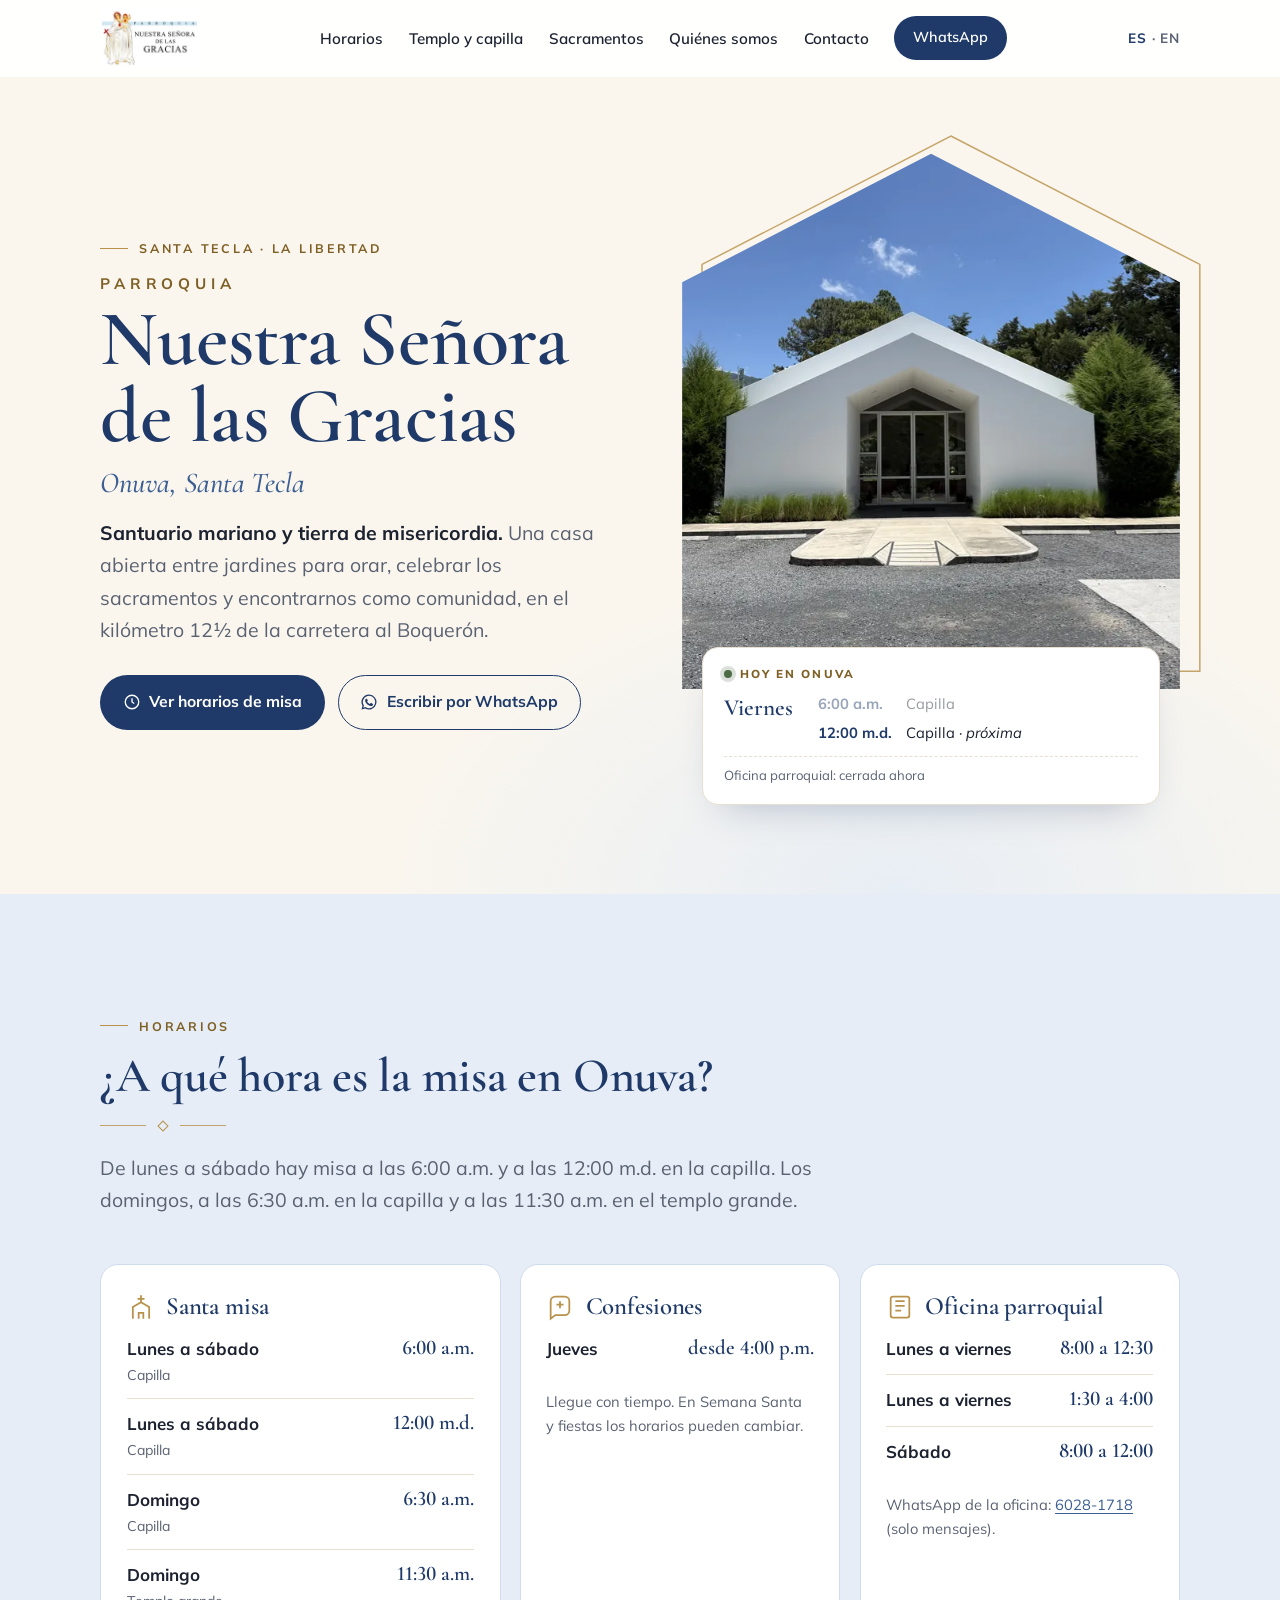
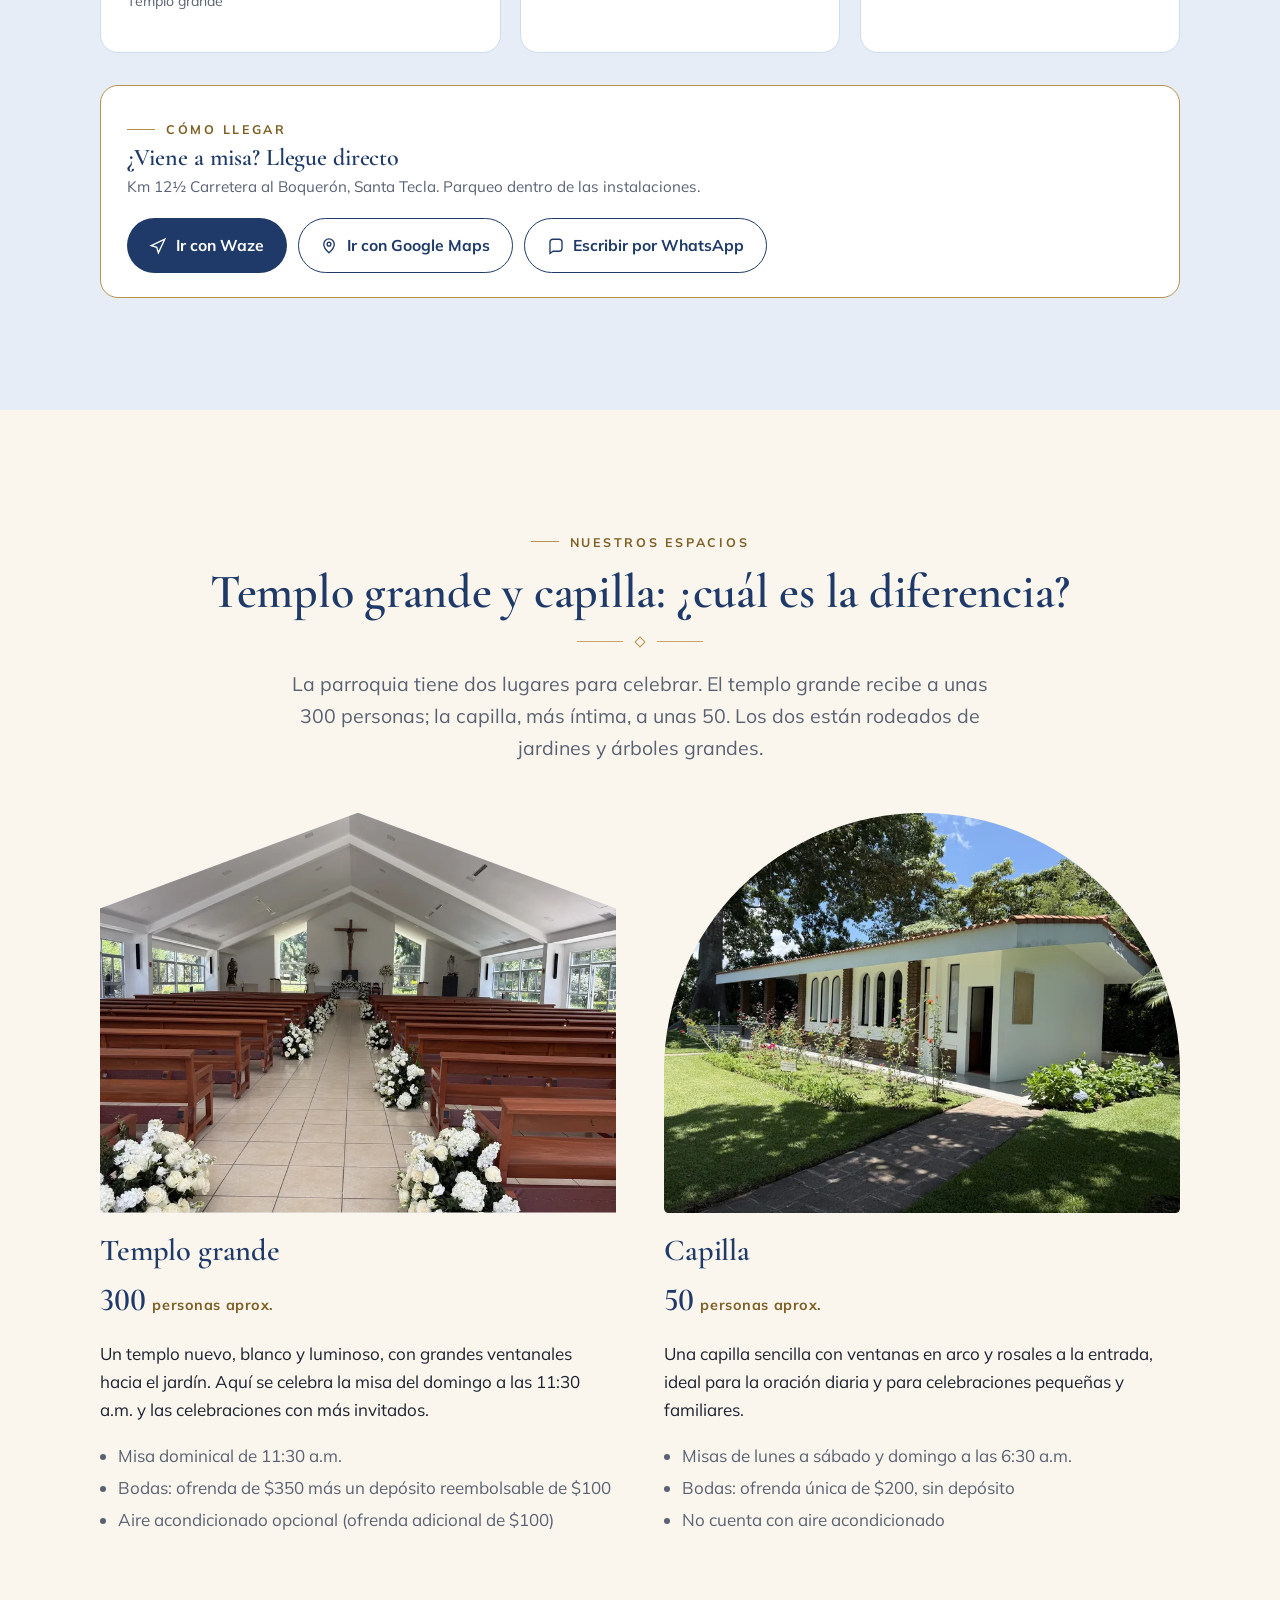
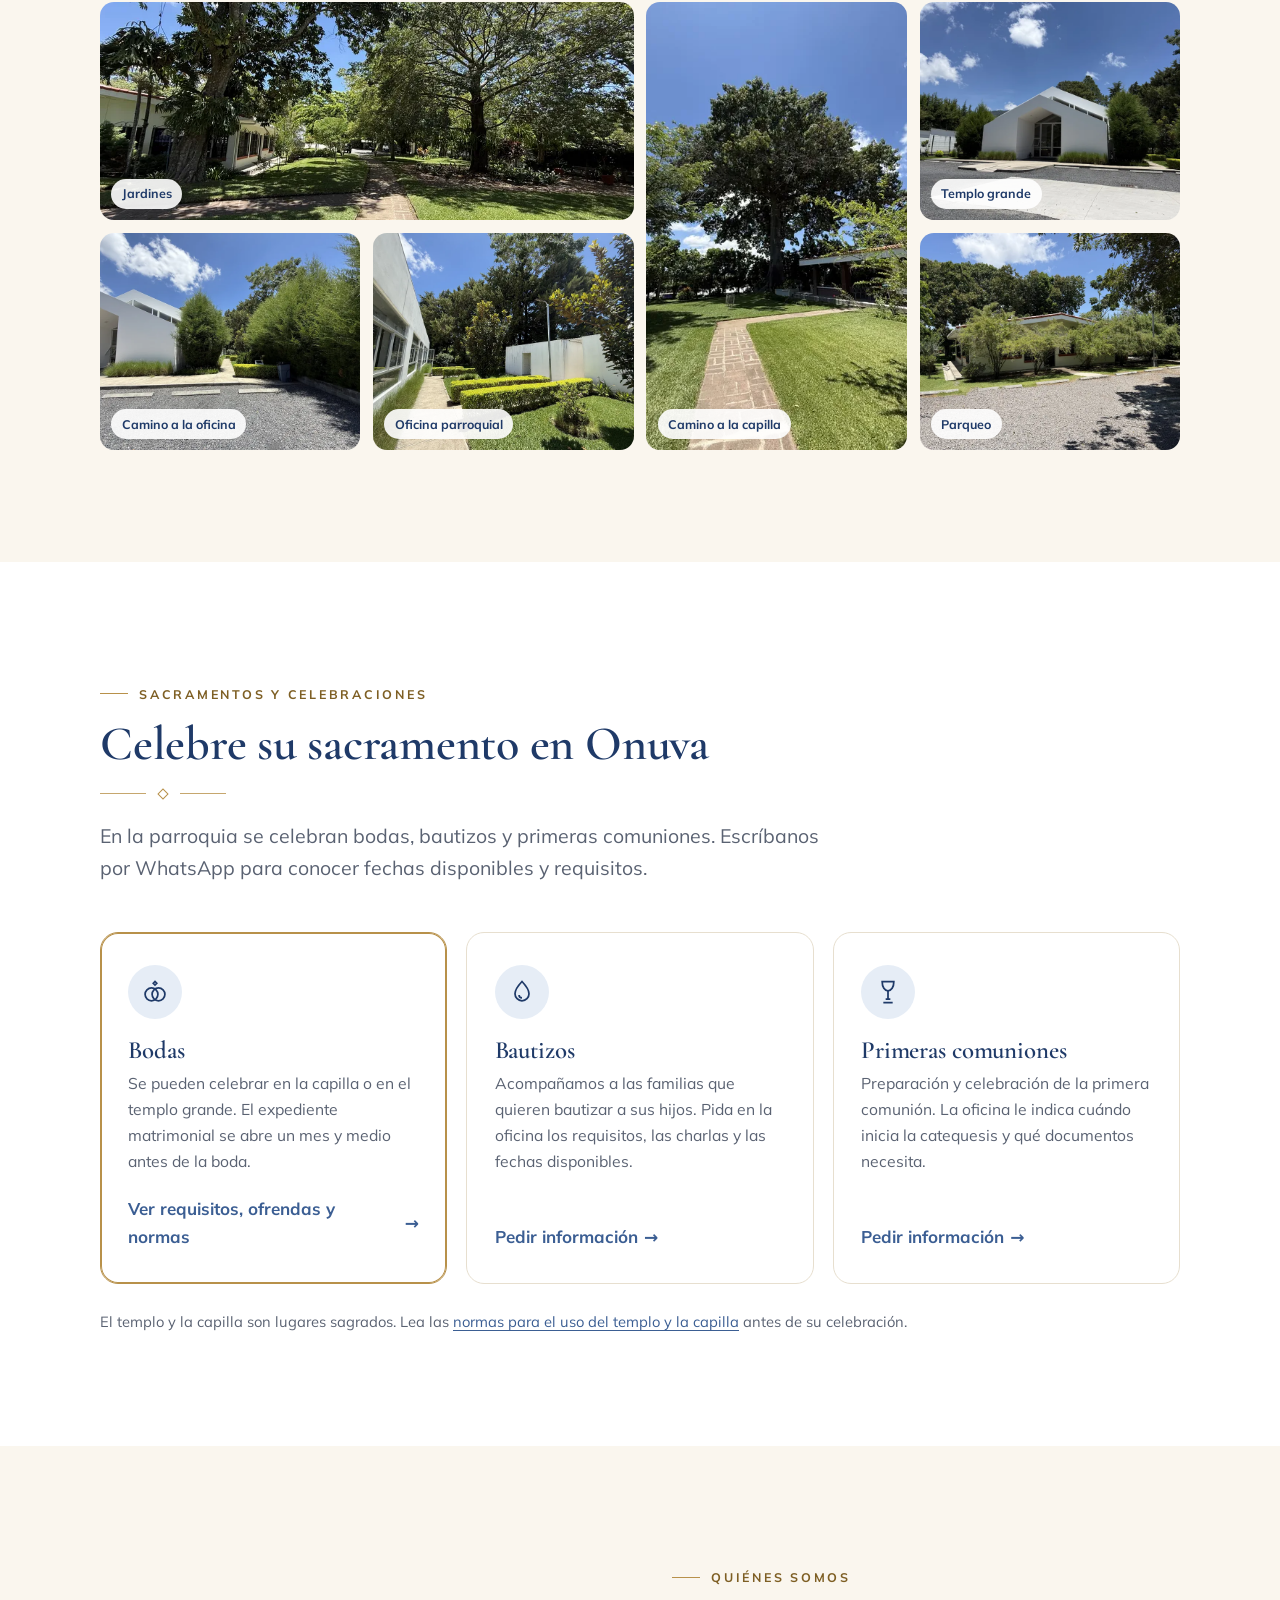
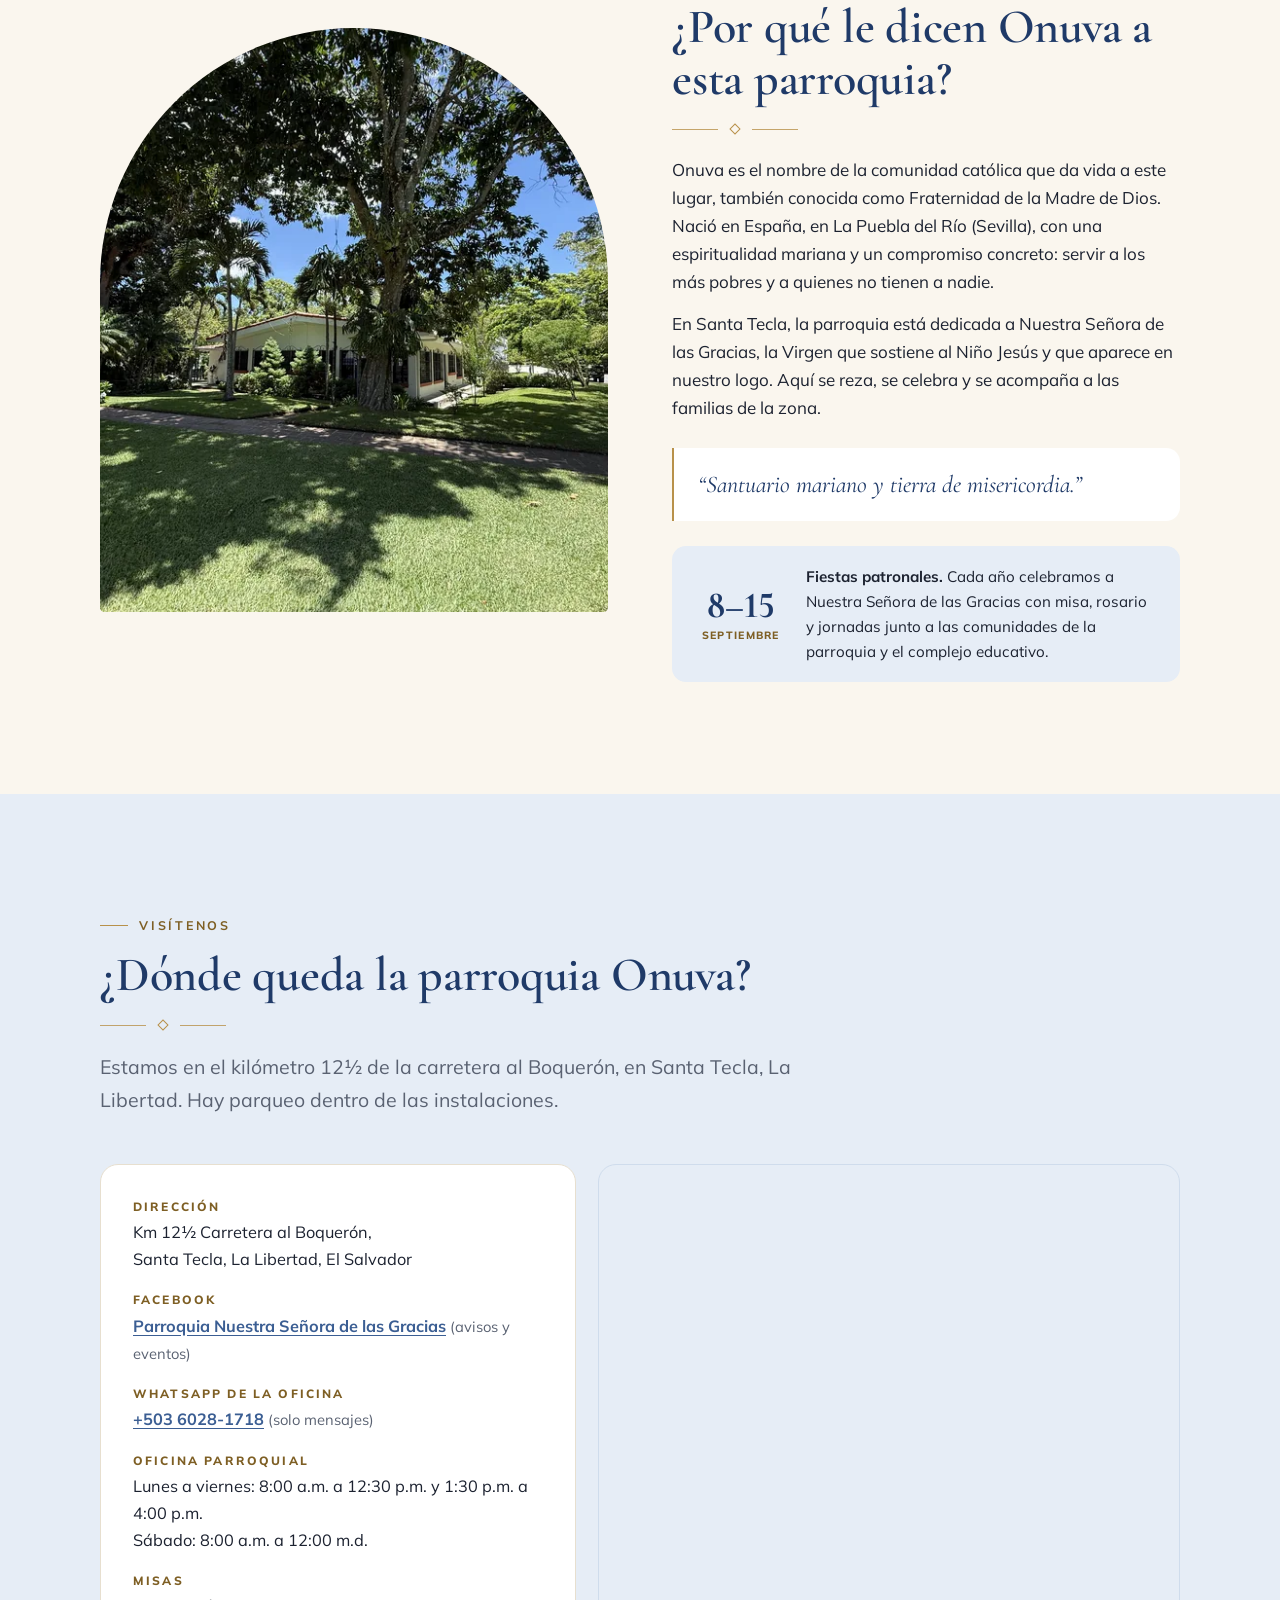
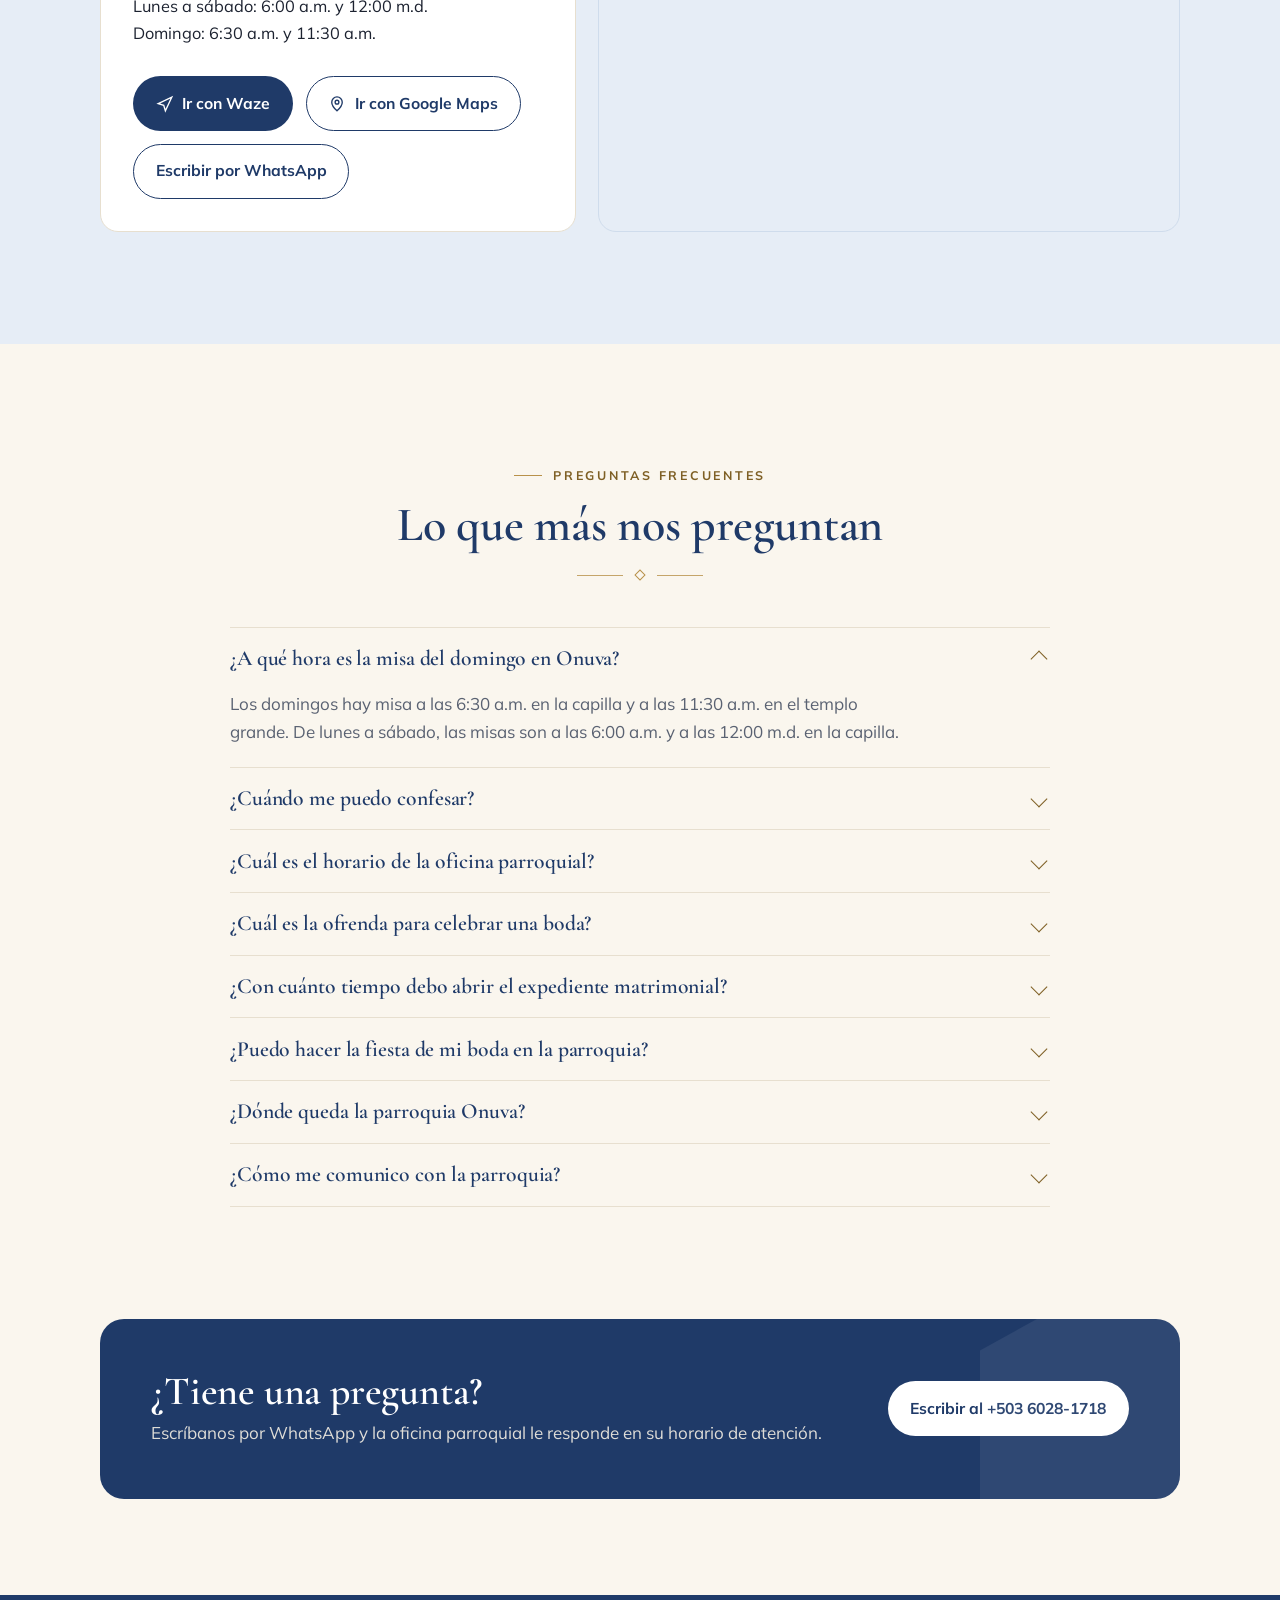
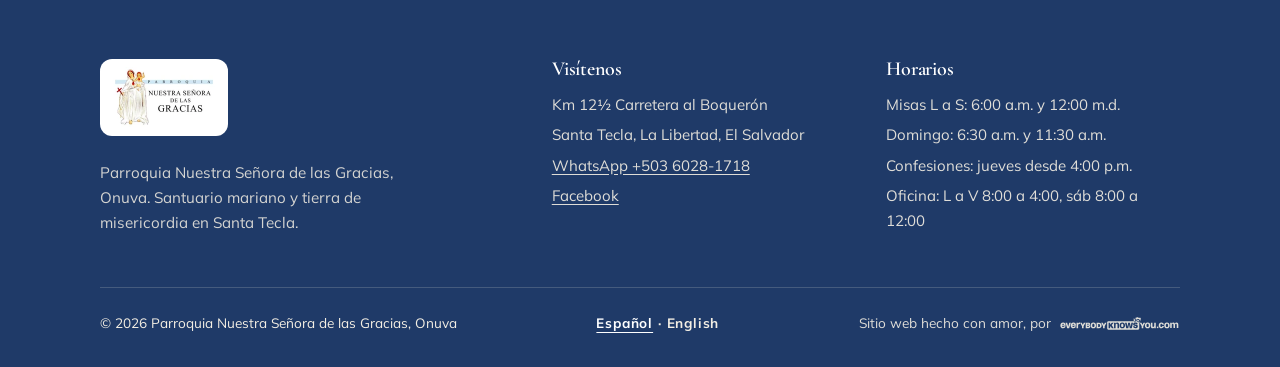
<file: index.html>
<!DOCTYPE html>
<html lang="es">
<head>
<meta charset="UTF-8">
<meta name="viewport" content="width=device-width, initial-scale=1.0">
<title>Parroquia Nuestra Señora de las Gracias, Onuva | Santa Tecla</title>
<meta name="description" content="Horarios de misa, confesiones y oficina de la Parroquia Nuestra Señora de las Gracias (Onuva) en Santa Tecla. Bodas, bautizos y primeras comuniones.">
<meta name="keywords" content="Parroquia Nuestra Señora de las Gracias, Onuva, parroquia Onuva, iglesia Onuva Santa Tecla, horarios de misa Santa Tecla, misa carretera al Boquerón, confesiones Santa Tecla, bodas iglesia Santa Tecla, bautizos Santa Tecla, primeras comuniones, iglesia católica La Libertad El Salvador, Mass times Santa Tecla, Catholic church Santa Tecla">

<link rel="canonical" href="https://parroquiaonuva.org/">
<link rel="alternate" hreflang="es" href="https://parroquiaonuva.org/">
<link rel="alternate" hreflang="es-SV" href="https://parroquiaonuva.org/">
<link rel="alternate" hreflang="en" href="https://parroquiaonuva.org/en/">
<link rel="alternate" hreflang="x-default" href="https://parroquiaonuva.org/">

<meta property="og:title" content="Parroquia Nuestra Señora de las Gracias, Onuva | Santa Tecla">
<meta property="og:description" content="Santuario mariano y tierra de misericordia en Santa Tecla. Horarios de misa, confesiones, bodas, bautizos y primeras comuniones.">
<meta property="og:type" content="website">
<meta property="og:url" content="https://parroquiaonuva.org/">
<meta property="og:image" content="https://parroquiaonuva.org/assets/images/social-share/social-share-parroquia-onuva.jpg">
<meta property="og:image:width" content="1200">
<meta property="og:image:height" content="630">
<meta property="og:image:alt" content="Templo grande de la Parroquia Nuestra Señora de las Gracias, Onuva, en Santa Tecla">
<meta property="og:site_name" content="Parroquia Nuestra Señora de las Gracias, Onuva">
<meta property="og:locale" content="es_SV">
<meta property="og:locale:alternate" content="en_US">
<meta name="twitter:card" content="summary_large_image">
<meta name="twitter:title" content="Parroquia Nuestra Señora de las Gracias, Onuva | Santa Tecla">
<meta name="twitter:description" content="Santuario mariano y tierra de misericordia en Santa Tecla. Horarios de misa, confesiones y sacramentos.">
<meta name="twitter:image" content="https://parroquiaonuva.org/assets/images/social-share/social-share-parroquia-onuva.jpg">

<meta name="robots" content="index, follow, max-image-preview:large, max-snippet:-1, max-video-preview:-1">
<meta name="author" content="Parroquia Nuestra Señora de las Gracias, Onuva">
<meta name="theme-color" content="#1F3A68">
<meta name="geo.region" content="SV-LI">
<meta name="geo.placename" content="Santa Tecla, La Libertad, El Salvador">
<meta name="geo.position" content="13.6909503;-89.2825874">
<meta name="ICBM" content="13.6909503, -89.2825874">
<meta http-equiv="content-language" content="es">

<link rel="icon" href="favicon.ico" sizes="any">
<link rel="icon" type="image/png" sizes="32x32" href="favicon-32x32.png">
<link rel="icon" type="image/png" sizes="16x16" href="favicon-16x16.png">
<link rel="apple-touch-icon" sizes="180x180" href="apple-touch-icon.png">
<link rel="manifest" href="site.webmanifest">
<link rel="alternate" type="text/plain" title="llms.txt" href="https://parroquiaonuva.org/llms.txt">

<link rel="preload" as="image" type="image/webp" href="assets/images/hero/hero-templo-grande-fachada-parroquia-onuva-900.webp" imagesrcset="assets/images/hero/hero-templo-grande-fachada-parroquia-onuva-900.webp 900w, assets/images/hero/hero-templo-grande-fachada-parroquia-onuva-1800.webp 1800w" imagesizes="(max-width: 860px) 92vw, 540px">
<link rel="preconnect" href="https://fonts.googleapis.com">
<link rel="preconnect" href="https://fonts.gstatic.com" crossorigin>
<link rel="preload" as="style" href="https://fonts.googleapis.com/css2?family=Cormorant+Garamond:ital,wght@0,500;0,600;0,700;1,500&family=Mulish:wght@400;600;700;800&display=swap">
<link rel="stylesheet" href="https://fonts.googleapis.com/css2?family=Cormorant+Garamond:ital,wght@0,500;0,600;0,700;1,500&family=Mulish:wght@400;600;700;800&display=swap" media="print" onload="this.media='all'">
<noscript><link rel="stylesheet" href="https://fonts.googleapis.com/css2?family=Cormorant+Garamond:ital,wght@0,500;0,600;0,700;1,500&family=Mulish:wght@400;600;700;800&display=swap"></noscript>

<link rel="stylesheet" href="assets/css/tokens.css?v=20261009a">
<link rel="stylesheet" href="assets/css/styles.css?v=20261009a">

<script type="application/ld+json">
{
  "@context": "https://schema.org",
  "@graph": [
    {
      "@type": ["CatholicChurch", "Organization"],
      "@id": "https://parroquiaonuva.org/#org",
      "name": "Parroquia Nuestra Señora de las Gracias",
      "alternateName": ["Onuva", "Parroquia Onuva", "Iglesia Onuva", "Parroquia Nuestra Señora de las Gracias, Onuva", "Our Lady of Graces Parish, Onuva"],
      "slogan": "Santuario mariano y tierra de misericordia",
      "description": "Parroquia católica en Santa Tecla, La Libertad, El Salvador, conocida como Onuva. Tiene un templo grande para unas 300 personas y una capilla para unas 50, rodeados de jardines. Misas de lunes a sábado a las 6:00 a.m. y 12:00 m.d. en la capilla; domingos a las 6:30 a.m. en la capilla y 11:30 a.m. en el templo grande. Confesiones los jueves desde las 4:00 p.m. Celebra bodas, bautizos y primeras comuniones.",
      "url": "https://parroquiaonuva.org/",
      "logo": "https://parroquiaonuva.org/assets/images/logos/logo-parroquia-onuva.png",
      "image": [
        "https://parroquiaonuva.org/assets/images/social-share/social-share-parroquia-onuva.jpg",
        "https://parroquiaonuva.org/assets/images/hero/interior-templo-grande-boda-parroquia-onuva-1800.webp",
        "https://parroquiaonuva.org/assets/images/gallery/capilla-parroquia-onuva-1400.webp"
      ],
      "telephone": "+50360281718",
      "sameAs": ["https://www.facebook.com/p/Parroquia-Nuestra-Se%C3%B1ora-de-las-Gracias-100068070938426/", "https://maps.google.com/?cid=16170277188238843112"],
      "hasMap": "https://maps.google.com/?cid=16170277188238843112",
      "geo": {"@type": "GeoCoordinates", "latitude": 13.6909503, "longitude": -89.2825874},
      "address": {
        "@type": "PostalAddress",
        "streetAddress": "Km 12 1/2 Carretera al Boquerón",
        "addressLocality": "Santa Tecla",
        "addressRegion": "La Libertad",
        "addressCountry": "SV"
      },
      "areaServed": [{"@type": "City", "name": "Santa Tecla"}, {"@type": "AdministrativeArea", "name": "La Libertad, El Salvador"}],
      "knowsLanguage": ["es", "en"],
      "knowsAbout": ["Santa misa", "Confesiones", "Matrimonio", "Bautismo", "Primera comunión", "Devoción mariana", "Nuestra Señora de las Gracias"],
      "openingHoursSpecification": [
        {"@type": "OpeningHoursSpecification", "name": "Oficina parroquial", "dayOfWeek": ["Monday","Tuesday","Wednesday","Thursday","Friday"], "opens": "08:00", "closes": "12:30"},
        {"@type": "OpeningHoursSpecification", "name": "Oficina parroquial", "dayOfWeek": ["Monday","Tuesday","Wednesday","Thursday","Friday"], "opens": "13:30", "closes": "16:00"},
        {"@type": "OpeningHoursSpecification", "name": "Oficina parroquial", "dayOfWeek": "Saturday", "opens": "08:00", "closes": "12:00"}
      ],
      "contactPoint": {"@type": "ContactPoint", "telephone": "+50360281718", "contactType": "Oficina parroquial (WhatsApp, solo mensajes)", "areaServed": "SV", "availableLanguage": ["es"]},
      "containsPlace": [
        {"@type": "Place", "name": "Templo grande", "maximumAttendeeCapacity": 300},
        {"@type": "Place", "name": "Capilla", "maximumAttendeeCapacity": 50}
      ],
      "event": {
        "@type": "Event",
        "name": "Fiestas patronales en honor a Nuestra Señora de las Gracias",
        "description": "Del 8 al 15 de septiembre de cada año, con misa, rosario y jornadas con las comunidades de la parroquia.",
        "startDate": "2027-09-08",
        "endDate": "2027-09-15",
        "eventAttendanceMode": "https://schema.org/OfflineEventAttendanceMode",
        "eventStatus": "https://schema.org/EventScheduled",
        "location": {"@id": "https://parroquiaonuva.org/#org"},
        "organizer": {"@id": "https://parroquiaonuva.org/#org"},
        "performer": {"@id": "https://parroquiaonuva.org/#org"},
        "image": [
          "https://parroquiaonuva.org/assets/images/social-share/social-share-parroquia-onuva.jpg",
          "https://parroquiaonuva.org/assets/images/hero/interior-templo-grande-boda-parroquia-onuva-1800.webp"
        ],
        "isAccessibleForFree": true,
        "offers": {"@type": "Offer", "price": "0", "priceCurrency": "USD", "availability": "https://schema.org/InStock", "validFrom": "2027-01-01", "url": "https://parroquiaonuva.org/#nosotros"},
        "url": "https://parroquiaonuva.org/#nosotros"
      },
      "hasOfferCatalog": {"@id": "https://parroquiaonuva.org/#catalog"}
    },
    {
      "@type": "OfferCatalog",
      "@id": "https://parroquiaonuva.org/#catalog",
      "name": "Sacramentos y celebraciones",
      "itemListElement": [
        {"@type": "Offer", "price": "200", "priceCurrency": "USD", "description": "Ofrenda única por la celebración de la boda en la capilla, sin depósito", "itemOffered": {"@type": "Service", "name": "Boda en la capilla", "description": "Celebración del matrimonio en la capilla, para unas 50 personas.", "provider": {"@id": "https://parroquiaonuva.org/#org"}}},
        {"@type": "Offer", "price": "350", "priceCurrency": "USD", "description": "Ofrenda por la celebración de la boda en el templo grande, más un depósito de $100 que sirve de reserva y es reembolsable; aire acondicionado opcional con ofrenda adicional de $100", "itemOffered": {"@type": "Service", "name": "Boda en el templo grande", "description": "Celebración del matrimonio en el templo grande, para unas 300 personas.", "provider": {"@id": "https://parroquiaonuva.org/#org"}}},
        {"@type": "Offer", "itemOffered": {"@type": "Service", "name": "Bautizos", "description": "Celebración del bautismo. Requisitos y fechas en la oficina parroquial.", "provider": {"@id": "https://parroquiaonuva.org/#org"}}},
        {"@type": "Offer", "itemOffered": {"@type": "Service", "name": "Primeras comuniones", "description": "Celebración de la primera comunión. Requisitos y fechas en la oficina parroquial.", "provider": {"@id": "https://parroquiaonuva.org/#org"}}}
      ]
    },
    {
      "@type": "WebSite",
      "@id": "https://parroquiaonuva.org/#website",
      "url": "https://parroquiaonuva.org/",
      "name": "Parroquia Nuestra Señora de las Gracias, Onuva",
      "inLanguage": ["es", "en"],
      "publisher": {"@id": "https://parroquiaonuva.org/#org"},
      "about": {"@id": "https://parroquiaonuva.org/#org"}
    },
    {
      "@type": "FAQPage",
      "@id": "https://parroquiaonuva.org/#faq",
      "inLanguage": "es",
      "mainEntity": [
        {"@type": "Question", "name": "¿A qué hora es la misa del domingo en Onuva?", "acceptedAnswer": {"@type": "Answer", "text": "Los domingos hay misa a las 6:30 a.m. en la capilla y a las 11:30 a.m. en el templo grande. De lunes a sábado, las misas son a las 6:00 a.m. y a las 12:00 m.d. en la capilla."}},
        {"@type": "Question", "name": "¿Cuándo me puedo confesar?", "acceptedAnswer": {"@type": "Answer", "text": "Las confesiones son los jueves a partir de las 4:00 p.m."}},
        {"@type": "Question", "name": "¿Cuál es el horario de la oficina parroquial?", "acceptedAnswer": {"@type": "Answer", "text": "De lunes a viernes de 8:00 a.m. a 12:30 p.m. y de 1:30 p.m. a 4:00 p.m. Los sábados de 8:00 a.m. a 12:00 m.d."}},
        {"@type": "Question", "name": "¿Cuál es la ofrenda para celebrar una boda?", "acceptedAnswer": {"@type": "Answer", "text": "En la capilla la ofrenda es de $200, sin depósito. En el templo grande la ofrenda es de $350, más un depósito de $100 que sirve de reserva y se devuelve si se respetan las normas. El aire acondicionado es opcional y solo existe en el templo grande, con una ofrenda adicional de $100. La ofrenda por el ensayo de boda es de $25."}},
        {"@type": "Question", "name": "¿Con cuánto tiempo debo abrir el expediente matrimonial?", "acceptedAnswer": {"@type": "Answer", "text": "El expediente se abre un mes y medio antes de la boda, no días ni semanas antes. Solo se agenda la cita si tienen toda la documentación completa."}},
        {"@type": "Question", "name": "¿Puedo hacer la fiesta de mi boda en la parroquia?", "acceptedAnswer": {"@type": "Answer", "text": "No. La parroquia ofrece el templo y la capilla como un servicio para la ceremonia religiosa. La fiesta se realiza en otro lugar."}},
        {"@type": "Question", "name": "¿Dónde queda la parroquia Onuva?", "acceptedAnswer": {"@type": "Answer", "text": "En el kilómetro 12½ de la carretera al Boquerón, Santa Tecla, La Libertad, El Salvador. Hay parqueo dentro de las instalaciones."}},
        {"@type": "Question", "name": "¿Cómo me comunico con la parroquia?", "acceptedAnswer": {"@type": "Answer", "text": "Por WhatsApp al +503 6028-1718, solo mensajes. También puede visitar la oficina parroquial en su horario de atención."}}
      ]
    }
  ]
}
</script>
</head>
<body>
<a class="skip" href="#contenido">Saltar al contenido</a>

<header class="site-header">
  <nav class="wrap nav" aria-label="Principal">
    <a class="brand" href="index.html" aria-label="Parroquia Nuestra Señora de las Gracias, inicio">
      <img src="assets/images/logos/logo-parroquia-onuva-120.webp" srcset="assets/images/logos/logo-parroquia-onuva-120.webp 1x, assets/images/logos/logo-parroquia-onuva-240.webp 2x" width="204" height="120" alt="Logo de la Parroquia Nuestra Señora de las Gracias, Onuva">
    </a>
    <ul class="menu" id="menu">
      <li><a href="#horarios">Horarios</a></li>
      <li><a href="#espacios">Templo y capilla</a></li>
      <li><a href="#sacramentos">Sacramentos</a></li>
      <li class="hide-md"><a href="#nosotros">Quiénes somos</a></li>
      <li><a href="#contacto">Contacto</a></li>
      <li class="cta-li"><a class="btn btn-primary nav-cta" href="https://wa.me/50360281718?text=Hola%2C%20quisiera%20informaci%C3%B3n%20de%20la%20parroquia." target="_blank" rel="noopener">WhatsApp</a></li>
    </ul>
    <div class="lang"><span class="active">ES</span> · <a href="en/index.html" hreflang="en" lang="en">EN</a></div>
    <button class="menu-toggle" aria-label="Abrir menú" aria-expanded="false" aria-controls="menu"><span></span><span></span><span></span></button>
  </nav>
</header>

<main id="contenido">

  <!-- HERO -->
  <section class="hero">
    <div class="wrap hero-grid">
      <div class="hero-text">
        <span class="eyebrow reveal">Santa Tecla · La Libertad</span>
        <h1 class="reveal d1"><span class="h1-pre">Parroquia </span><span class="h1-main">Nuestra Señora de las Gracias</span><span class="sr-only">, </span><span class="h1-post">Onuva, Santa Tecla</span></h1>
        <p class="lead reveal d2"><strong>Santuario mariano y tierra de misericordia.</strong> Una casa abierta entre jardines para orar, celebrar los sacramentos y encontrarnos como comunidad, en el kilómetro 12½ de la carretera al Boquerón.</p>
        <div class="btn-row reveal d3">
          <a class="btn btn-primary" href="#horarios">
            <svg viewBox="0 0 24 24" fill="none" stroke="currentColor" stroke-width="1.8" aria-hidden="true"><circle cx="12" cy="12" r="9"/><path d="M12 7v5l3 2"/></svg>
            Ver horarios de misa</a>
          <a class="btn btn-ghost" href="https://wa.me/50360281718?text=Hola%2C%20quisiera%20informaci%C3%B3n%20de%20la%20parroquia." target="_blank" rel="noopener">
            <svg viewBox="0 0 24 24" fill="currentColor" aria-hidden="true"><path d="M12 2a10 10 0 0 0-8.6 15.1L2 22l5-1.3A10 10 0 1 0 12 2Zm0 18.2a8.2 8.2 0 0 1-4.2-1.2l-.3-.2-3 .8.8-2.9-.2-.3A8.2 8.2 0 1 1 12 20.2Zm4.5-6.1c-.2-.1-1.5-.7-1.7-.8s-.4-.1-.6.1-.7.8-.8 1-.3.2-.5.1a6.7 6.7 0 0 1-3.3-2.9c-.3-.4.3-.4.7-1.3.1-.2 0-.3 0-.4l-.8-1.8c-.2-.5-.4-.4-.6-.4h-.5a1 1 0 0 0-.7.3 2.9 2.9 0 0 0-.9 2.2 5 5 0 0 0 1.1 2.7 11.5 11.5 0 0 0 4.4 3.9c1.6.7 2.3.8 3.1.6a2.6 2.6 0 0 0 1.7-1.2 2.1 2.1 0 0 0 .2-1.2c-.1-.1-.3-.2-.6-.3Z"/></svg>
            Escribir por WhatsApp</a>
        </div>
      </div>
      <div class="hero-visual reveal d2">
        <figure class="gable-figure">
          <svg class="gable-line" viewBox="0 0 100 107.5" preserveAspectRatio="none" aria-hidden="true"><polygon points="50,0 100,25.8 100,107.5 0,107.5 0,25.8" vector-effect="non-scaling-stroke"/></svg>
          <div class="gable">
            <img src="assets/images/hero/hero-templo-grande-fachada-parroquia-onuva-900.webp" srcset="assets/images/hero/hero-templo-grande-fachada-parroquia-onuva-900.webp 900w, assets/images/hero/hero-templo-grande-fachada-parroquia-onuva-1800.webp 1800w" sizes="(max-width: 860px) 92vw, 540px" width="900" height="675" fetchpriority="high" alt="Fachada blanca del templo grande de la Parroquia Nuestra Señora de las Gracias, Onuva, en Santa Tecla">
          </div>
          <aside class="today" id="today" aria-live="polite">
            <div class="today-label"><i></i><span>Misas en Onuva</span></div>
            <div class="today-day">Cada semana</div>
            <ul>
              <li><b>Lun a sáb</b><span>6:00 a.m. y 12:00 m.d.</span></li>
              <li><b>Domingo</b><span>6:30 a.m. y 11:30 a.m.</span></li>
            </ul>
            <div class="today-office">Confesiones: jueves desde las 4:00 p.m.</div>
          </aside>
        </figure>
      </div>
    </div>
  </section>

  <!-- HORARIOS -->
  <section class="section section-sky" id="horarios">
    <div class="wrap">
      <div class="section-head reveal">
        <span class="eyebrow">Horarios</span>
        <h2>¿A qué hora es la misa en Onuva?</h2>
        <div class="orn" aria-hidden="true"><span></span></div>
        <p class="lead">De lunes a sábado hay misa a las 6:00 a.m. y a las 12:00 m.d. en la capilla. Los domingos, a las 6:30 a.m. en la capilla y a las 11:30 a.m. en el templo grande.</p>
      </div>
      <div class="schedule">
        <article class="card reveal">
          <h3><svg viewBox="0 0 24 24" fill="none" stroke="currentColor" stroke-width="1.5" aria-hidden="true"><path d="M12 2v6M9 5h6"/><path d="M5 22V12l7-4 7 4v10"/><path d="M10 22v-5h4v5"/></svg>Santa misa</h3>
          <ul class="rows">
            <li><span class="day">Lunes a sábado</span><span class="time">6:00 a.m.</span><span class="place">Capilla</span></li>
            <li><span class="day">Lunes a sábado</span><span class="time">12:00 m.d.</span><span class="place">Capilla</span></li>
            <li><span class="day">Domingo</span><span class="time">6:30 a.m.</span><span class="place">Capilla</span></li>
            <li><span class="day">Domingo</span><span class="time">11:30 a.m.</span><span class="place">Templo grande</span></li>
          </ul>
        </article>
        <article class="card reveal d1">
          <h3><svg viewBox="0 0 24 24" fill="none" stroke="currentColor" stroke-width="1.5" aria-hidden="true"><path d="M20 15a4 4 0 0 1-4 4H8l-4 3V7a4 4 0 0 1 4-4h8a4 4 0 0 1 4 4z"/><path d="M12 7v6M9 10h6"/></svg>Confesiones</h3>
          <ul class="rows">
            <li><span class="day">Jueves</span><span class="time">desde 4:00 p.m.</span></li>
          </ul>
          <p class="note">Llegue con tiempo. En Semana Santa y fiestas los horarios pueden cambiar.</p>
        </article>
        <article class="card reveal d2">
          <h3><svg viewBox="0 0 24 24" fill="none" stroke="currentColor" stroke-width="1.5" aria-hidden="true"><rect x="4" y="3" width="16" height="18" rx="2"/><path d="M8 7h8M8 11h8M8 15h5"/></svg>Oficina parroquial</h3>
          <ul class="rows">
            <li><span class="day">Lunes a viernes</span><span class="time">8:00 a 12:30</span></li>
            <li><span class="day">Lunes a viernes</span><span class="time">1:30 a 4:00</span></li>
            <li><span class="day">Sábado</span><span class="time">8:00 a 12:00</span></li>
          </ul>
          <p class="note">WhatsApp de la oficina: <a href="https://wa.me/50360281718" target="_blank" rel="noopener">6028-1718</a> (solo mensajes).</p>
        </article>
      </div>
      <div class="go-bar reveal" role="group" aria-label="Cómo llegar a la parroquia">
        <div class="go-text">
          <span class="eyebrow">Cómo llegar</span>
          <h3>¿Viene a misa? Llegue directo</h3>
          <p>Km 12½ Carretera al Boquerón, Santa Tecla. Parqueo dentro de las instalaciones.</p>
        </div>
        <div class="go-btns">
          <a class="btn btn-primary" href="https://waze.com/ul?ll=13.6909503%2C-89.2825874&amp;navigate=yes&amp;zoom=17" target="_blank" rel="noopener"><svg viewBox="0 0 24 24" fill="none" stroke="currentColor" stroke-width="1.8" aria-hidden="true"><path d="M3 11.5 21 3l-8.5 18-2.2-7.3z"/></svg>Ir con Waze</a>
          <a class="btn btn-ghost" href="https://www.google.com/maps/dir/?api=1&amp;destination=13.6909503%2C-89.2825874&amp;destination_place_id=ChIJNTNGV6gvY48R6ByUzG1daOA" target="_blank" rel="noopener"><svg viewBox="0 0 24 24" fill="none" stroke="currentColor" stroke-width="1.8" aria-hidden="true"><path d="M12 21s-7-6.2-7-11.5a7 7 0 0 1 14 0C19 14.8 12 21 12 21z"/><circle cx="12" cy="9.5" r="2.5"/></svg>Ir con Google Maps</a>
          <a class="btn btn-ghost" href="https://wa.me/50360281718?text=Hola%2C%20quisiera%20informaci%C3%B3n%20de%20la%20parroquia." target="_blank" rel="noopener"><svg viewBox="0 0 24 24" fill="none" stroke="currentColor" stroke-width="1.8" aria-hidden="true"><path d="M20 15a4 4 0 0 1-4 4H8l-4 3V7a4 4 0 0 1 4-4h8a4 4 0 0 1 4 4z"/></svg>Escribir por WhatsApp</a>
        </div>
      </div>
    </div>
  </section>

  <!-- TEMPLO Y CAPILLA -->
  <section class="section" id="espacios">
    <div class="wrap">
      <div class="section-head center reveal">
        <span class="eyebrow">Nuestros espacios</span>
        <h2>Templo grande y capilla: ¿cuál es la diferencia?</h2>
        <div class="orn" aria-hidden="true"><span></span></div>
        <p class="lead">La parroquia tiene dos lugares para celebrar. El templo grande recibe a unas 300 personas; la capilla, más íntima, a unas 50. Los dos están rodeados de jardines y árboles grandes.</p>
      </div>
      <div class="spaces">
        <article class="space reveal">
          <div class="media gable"><img src="assets/images/hero/interior-templo-grande-boda-parroquia-onuva-900.webp" srcset="assets/images/hero/interior-templo-grande-boda-parroquia-onuva-900.webp 900w, assets/images/hero/interior-templo-grande-boda-parroquia-onuva-1800.webp 1800w" sizes="(max-width: 860px) 92vw, 540px" width="900" height="675" loading="lazy" alt="Interior del templo grande de la Parroquia Nuestra Señora de las Gracias, Onuva, decorado con flores blancas para una boda"></div>
          <h3>Templo grande</h3>
          <div class="cap"><b>300</b> personas aprox.</div>
          <p>Un templo nuevo, blanco y luminoso, con grandes ventanales hacia el jardín. Aquí se celebra la misa del domingo a las 11:30 a.m. y las celebraciones con más invitados.</p>
          <ul>
            <li>Misa dominical de 11:30 a.m.</li>
            <li>Bodas: ofrenda de $350 más un depósito reembolsable de $100</li>
            <li>Aire acondicionado opcional (ofrenda adicional de $100)</li>
          </ul>
        </article>
        <article class="space reveal d1">
          <div class="media arch"><img src="assets/images/gallery/capilla-parroquia-onuva-800.webp" srcset="assets/images/gallery/capilla-parroquia-onuva-800.webp 800w, assets/images/gallery/capilla-parroquia-onuva-1400.webp 1400w" sizes="(max-width: 860px) 92vw, 540px" width="800" height="600" loading="lazy" alt="Capilla de la Parroquia Nuestra Señora de las Gracias, Onuva, con ventanas en arco y rosales"></div>
          <h3>Capilla</h3>
          <div class="cap"><b>50</b> personas aprox.</div>
          <p>Una capilla sencilla con ventanas en arco y rosales a la entrada, ideal para la oración diaria y para celebraciones pequeñas y familiares.</p>
          <ul>
            <li>Misas de lunes a sábado y domingo a las 6:30 a.m.</li>
            <li>Bodas: ofrenda única de $200, sin depósito</li>
            <li>No cuenta con aire acondicionado</li>
          </ul>
        </article>
      </div>

      <div class="gallery" aria-label="Fotos de la parroquia">
        <figure class="wide reveal"><img src="assets/images/gallery/jardines-parroquia-onuva-800.webp" srcset="assets/images/gallery/jardines-parroquia-onuva-800.webp 800w, assets/images/gallery/jardines-parroquia-onuva-1400.webp 1400w" sizes="(max-width: 860px) 92vw, 560px" width="800" height="600" loading="lazy" alt="Jardines y caminos de ladrillo de la Parroquia Nuestra Señora de las Gracias, Onuva"><figcaption>Jardines</figcaption></figure>
        <figure class="tall reveal d1"><img src="assets/images/gallery/camino-a-la-capilla-parroquia-onuva-600.webp" srcset="assets/images/gallery/camino-a-la-capilla-parroquia-onuva-600.webp 450w, assets/images/gallery/camino-a-la-capilla-parroquia-onuva-1000.webp 750w" sizes="(max-width: 860px) 46vw, 280px" width="450" height="600" loading="lazy" alt="Camino entre el césped hacia la capilla de la Parroquia Nuestra Señora de las Gracias, Onuva"><figcaption>Camino a la capilla</figcaption></figure>
        <figure class="reveal d2"><img src="assets/images/gallery/templo-grande-lateral-parroquia-onuva-800.webp" width="800" height="600" loading="lazy" alt="Vista lateral del templo grande de la Parroquia Nuestra Señora de las Gracias, Onuva"><figcaption>Templo grande</figcaption></figure>
        <figure class="reveal"><img src="assets/images/gallery/camino-a-oficinas-parroquiales-parroquia-onuva-800.webp" width="800" height="600" loading="lazy" alt="Camino junto al templo grande hacia las oficinas parroquiales de la Parroquia Nuestra Señora de las Gracias, Onuva"><figcaption>Camino a la oficina</figcaption></figure>
        <figure class="reveal d1"><img src="assets/images/gallery/oficinas-parroquiales-parroquia-onuva-800.webp" width="800" height="600" loading="lazy" alt="Oficinas parroquiales de la Parroquia Nuestra Señora de las Gracias, Onuva"><figcaption>Oficina parroquial</figcaption></figure>
        <figure class="reveal d2"><img src="assets/images/gallery/parqueo-parroquia-onuva-800.webp" width="800" height="600" loading="lazy" alt="Parqueo dentro de las instalaciones de la Parroquia Nuestra Señora de las Gracias, Onuva"><figcaption>Parqueo</figcaption></figure>
      </div>
    </div>
  </section>

  <!-- SACRAMENTOS -->
  <section class="section section-white" id="sacramentos">
    <div class="wrap">
      <div class="section-head reveal">
        <span class="eyebrow">Sacramentos y celebraciones</span>
        <h2>Celebre su sacramento en Onuva</h2>
        <div class="orn" aria-hidden="true"><span></span></div>
        <p class="lead">En la parroquia se celebran bodas, bautizos y primeras comuniones. Escríbanos por WhatsApp para conocer fechas disponibles y requisitos.</p>
      </div>
      <div class="sacraments">
        <article class="sac featured reveal">
          <div class="icon"><svg viewBox="0 0 24 24" fill="none" stroke="currentColor" stroke-width="1.5" aria-hidden="true"><circle cx="9" cy="14" r="5.5"/><circle cx="15" cy="14" r="5.5"/><path d="M10.5 4.5 12 3l1.5 1.5L12 6z"/></svg></div>
          <h3>Bodas</h3>
          <p>Se pueden celebrar en la capilla o en el templo grande. El expediente matrimonial se abre un mes y medio antes de la boda.</p>
          <a class="more" href="bodas.html">Ver requisitos, ofrendas y normas</a>
        </article>
        <article class="sac reveal d1">
          <div class="icon"><svg viewBox="0 0 24 24" fill="none" stroke="currentColor" stroke-width="1.5" aria-hidden="true"><path d="M12 3s6 6.4 6 10.5A6 6 0 0 1 6 13.5C6 9.4 12 3 12 3z"/><path d="M9.5 14.5a2.5 2.5 0 0 0 2.5 2.5"/></svg></div>
          <h3>Bautizos</h3>
          <p>Acompañamos a las familias que quieren bautizar a sus hijos. Pida en la oficina los requisitos, las charlas y las fechas disponibles.</p>
          <a class="more" href="https://wa.me/50360281718?text=Hola%2C%20quisiera%20informaci%C3%B3n%20sobre%20bautizos." target="_blank" rel="noopener">Pedir información</a>
        </article>
        <article class="sac reveal d2">
          <div class="icon"><svg viewBox="0 0 24 24" fill="none" stroke="currentColor" stroke-width="1.5" aria-hidden="true"><path d="M7 3h10c0 5-2.2 8-5 8s-5-3-5-8z"/><path d="M12 11v7M8 21h8M10 18h4"/></svg></div>
          <h3>Primeras comuniones</h3>
          <p>Preparación y celebración de la primera comunión. La oficina le indica cuándo inicia la catequesis y qué documentos necesita.</p>
          <a class="more" href="https://wa.me/50360281718?text=Hola%2C%20quisiera%20informaci%C3%B3n%20sobre%20primeras%20comuniones." target="_blank" rel="noopener">Pedir información</a>
        </article>
      </div>
      <p class="note reveal" style="margin-top:1.6rem">El templo y la capilla son lugares sagrados. Lea las <a href="bodas.html#normas">normas para el uso del templo y la capilla</a> antes de su celebración.</p>
    </div>
  </section>

  <!-- QUIENES SOMOS -->
  <section class="section" id="nosotros">
    <div class="wrap about">
      <div class="media arch reveal"><img src="assets/images/gallery/arbol-y-capilla-parroquia-onuva-800.webp" srcset="assets/images/gallery/arbol-y-capilla-parroquia-onuva-800.webp 800w, assets/images/gallery/arbol-y-capilla-parroquia-onuva-1400.webp 1400w" sizes="(max-width: 860px) 92vw, 540px" width="800" height="600" loading="lazy" alt="Jardín con árboles grandes y la capilla de la Parroquia Nuestra Señora de las Gracias, Onuva"></div>
      <div class="reveal d1">
        <span class="eyebrow">Quiénes somos</span>
        <h2 style="margin-top:.9rem">¿Por qué le dicen Onuva a esta parroquia?</h2>
        <div class="orn" aria-hidden="true"><span></span></div>
        <p>Onuva es el nombre de la comunidad católica que da vida a este lugar, también conocida como Fraternidad de la Madre de Dios. Nació en España, en La Puebla del Río (Sevilla), con una espiritualidad mariana y un compromiso concreto: servir a los más pobres y a quienes no tienen a nadie.</p>
        <p>En Santa Tecla, la parroquia está dedicada a Nuestra Señora de las Gracias, la Virgen que sostiene al Niño Jesús y que aparece en nuestro logo. Aquí se reza, se celebra y se acompaña a las familias de la zona.</p>
        <blockquote class="motto">“Santuario mariano y tierra de misericordia.”</blockquote>
        <div class="feast">
          <div class="date">8–15<small>septiembre</small></div>
          <p><strong>Fiestas patronales.</strong> Cada año celebramos a Nuestra Señora de las Gracias con misa, rosario y jornadas junto a las comunidades de la parroquia y el complejo educativo.</p>
        </div>
      </div>
    </div>
  </section>

  <!-- CONTACTO -->
  <section class="section section-sky" id="contacto">
    <div class="wrap">
      <div class="section-head reveal">
        <span class="eyebrow">Visítenos</span>
        <h2>¿Dónde queda la parroquia Onuva?</h2>
        <div class="orn" aria-hidden="true"><span></span></div>
        <p class="lead">Estamos en el kilómetro 12½ de la carretera al Boquerón, en Santa Tecla, La Libertad. Hay parqueo dentro de las instalaciones.</p>
      </div>
      <div class="contact">
        <div class="card on-white reveal">
          <dl>
            <div><dt>Dirección</dt><dd>Km 12½ Carretera al Boquerón,<br>Santa Tecla, La Libertad, El Salvador</dd></div>
            <div><dt>Facebook</dt><dd><a href="https://www.facebook.com/p/Parroquia-Nuestra-Se%C3%B1ora-de-las-Gracias-100068070938426/" target="_blank" rel="noopener">Parroquia Nuestra Señora de las Gracias</a> <span class="note">(avisos y eventos)</span></dd></div>
            <div><dt>WhatsApp de la oficina</dt><dd><a href="https://wa.me/50360281718" target="_blank" rel="noopener">+503 6028-1718</a> <span class="note">(solo mensajes)</span></dd></div>
            <div><dt>Oficina parroquial</dt><dd>Lunes a viernes: 8:00 a.m. a 12:30 p.m. y 1:30 p.m. a 4:00 p.m.<br>Sábado: 8:00 a.m. a 12:00 m.d.</dd></div>
            <div><dt>Misas</dt><dd>Lunes a sábado: 6:00 a.m. y 12:00 m.d.<br>Domingo: 6:30 a.m. y 11:30 a.m.</dd></div>
          </dl>
          <div class="btn-row">
            <a class="btn btn-primary" href="https://waze.com/ul?ll=13.6909503%2C-89.2825874&amp;navigate=yes&amp;zoom=17" target="_blank" rel="noopener">
              <svg viewBox="0 0 24 24" fill="none" stroke="currentColor" stroke-width="1.8" aria-hidden="true"><path d="M3 11.5 21 3l-8.5 18-2.2-7.3z"/></svg>
              Ir con Waze</a>
            <a class="btn btn-ghost" href="https://www.google.com/maps/dir/?api=1&amp;destination=13.6909503%2C-89.2825874&amp;destination_place_id=ChIJNTNGV6gvY48R6ByUzG1daOA" target="_blank" rel="noopener">
              <svg viewBox="0 0 24 24" fill="none" stroke="currentColor" stroke-width="1.8" aria-hidden="true"><path d="M12 21s-7-6.2-7-11.5a7 7 0 0 1 14 0C19 14.8 12 21 12 21z"/><circle cx="12" cy="9.5" r="2.5"/></svg>
              Ir con Google Maps</a>
            <a class="btn btn-ghost" href="https://wa.me/50360281718?text=Hola%2C%20quisiera%20informaci%C3%B3n%20de%20la%20parroquia." target="_blank" rel="noopener">Escribir por WhatsApp</a>
          </div>
        </div>
        <div class="map reveal d1">
          <iframe title="Mapa de la Parroquia Nuestra Señora de las Gracias, Onuva, en Santa Tecla" src="https://maps.google.com/maps?q=13.6909503,-89.2825874&amp;z=17&amp;output=embed" loading="lazy" referrerpolicy="no-referrer-when-downgrade"></iframe>
        </div>
      </div>
    </div>
  </section>

  <!-- PREGUNTAS -->
  <section class="section" id="preguntas" aria-labelledby="faq-title">
    <div class="wrap">
      <div class="section-head center reveal">
        <span class="eyebrow">Preguntas frecuentes</span>
        <h2 id="faq-title">Lo que más nos preguntan</h2>
        <div class="orn" aria-hidden="true"><span></span></div>
      </div>
      <div class="faq reveal">
        <details open><summary><h3>¿A qué hora es la misa del domingo en Onuva?</h3></summary><p>Los domingos hay misa a las 6:30 a.m. en la capilla y a las 11:30 a.m. en el templo grande. De lunes a sábado, las misas son a las 6:00 a.m. y a las 12:00 m.d. en la capilla.</p></details>
        <details><summary><h3>¿Cuándo me puedo confesar?</h3></summary><p>Las confesiones son los jueves a partir de las 4:00 p.m.</p></details>
        <details><summary><h3>¿Cuál es el horario de la oficina parroquial?</h3></summary><p>De lunes a viernes de 8:00 a.m. a 12:30 p.m. y de 1:30 p.m. a 4:00 p.m. Los sábados de 8:00 a.m. a 12:00 m.d.</p></details>
        <details><summary><h3>¿Cuál es la ofrenda para celebrar una boda?</h3></summary><p>En la capilla la ofrenda es de $200, sin depósito. En el templo grande la ofrenda es de $350, más un depósito de $100 que sirve de reserva y se devuelve si se respetan las normas. El aire acondicionado es opcional y solo existe en el templo grande, con una ofrenda adicional de $100. La ofrenda por el ensayo de boda es de $25. <a href="bodas.html">Ver todos los requisitos</a>.</p></details>
        <details><summary><h3>¿Con cuánto tiempo debo abrir el expediente matrimonial?</h3></summary><p>El expediente se abre un mes y medio antes de la boda, no días ni semanas antes. Solo se agenda la cita si tienen toda la documentación completa.</p></details>
        <details><summary><h3>¿Puedo hacer la fiesta de mi boda en la parroquia?</h3></summary><p>No. La parroquia ofrece el templo y la capilla como un servicio para la ceremonia religiosa. La fiesta se realiza en otro lugar.</p></details>
        <details><summary><h3>¿Dónde queda la parroquia Onuva?</h3></summary><p>En el kilómetro 12½ de la carretera al Boquerón, Santa Tecla, La Libertad, El Salvador. Hay parqueo dentro de las instalaciones.</p></details>
        <details><summary><h3>¿Cómo me comunico con la parroquia?</h3></summary><p>Por WhatsApp al +503 6028-1718, solo mensajes. También puede visitar la oficina parroquial en su horario de atención.</p></details>
      </div>
    </div>
  </section>

  <section class="wrap reveal" aria-label="Contacto rápido">
    <div class="band">
      <div>
        <h2>¿Tiene una pregunta?</h2>
        <p>Escríbanos por WhatsApp y la oficina parroquial le responde en su horario de atención.</p>
      </div>
      <a class="btn btn-light" href="https://wa.me/50360281718?text=Hola%2C%20quisiera%20informaci%C3%B3n%20de%20la%20parroquia." target="_blank" rel="noopener">Escribir al +503 6028-1718</a>
    </div>
  </section>

</main>

<footer class="site-footer">
  <div class="wrap">
    <div class="foot-grid">
      <div class="foot-brand">
        <span class="badge"><img src="assets/images/logos/logo-parroquia-onuva-120.webp" width="204" height="120" loading="lazy" alt="Logo de la Parroquia Nuestra Señora de las Gracias, Onuva"></span>
        <p>Parroquia Nuestra Señora de las Gracias, Onuva. Santuario mariano y tierra de misericordia en Santa Tecla.</p>
      </div>
      <div>
        <h3>Visítenos</h3>
        <ul>
          <li>Km 12½ Carretera al Boquerón</li>
          <li>Santa Tecla, La Libertad, El Salvador</li>
          <li><a href="https://wa.me/50360281718" target="_blank" rel="noopener">WhatsApp +503 6028-1718</a></li>
          <li><a href="https://www.facebook.com/p/Parroquia-Nuestra-Se%C3%B1ora-de-las-Gracias-100068070938426/" target="_blank" rel="noopener">Facebook</a></li>
        </ul>
      </div>
      <div>
        <h3>Horarios</h3>
        <ul>
          <li>Misas L a S: 6:00 a.m. y 12:00 m.d.</li>
          <li>Domingo: 6:30 a.m. y 11:30 a.m.</li>
          <li>Confesiones: jueves desde 4:00 p.m.</li>
          <li>Oficina: L a V 8:00 a 4:00, sáb 8:00 a 12:00</li>
        </ul>
      </div>
    </div>
    <div class="foot-bottom">
      <span>© <span data-year>2026</span> Parroquia Nuestra Señora de las Gracias, Onuva</span>
      <div class="lang"><span class="active">Español</span> · <a href="en/index.html" hreflang="en" lang="en">English</a></div>
      <a class="eky-credit" href="https://everybodyknowsyou.com" target="_blank" rel="noopener" aria-label="Sitio web hecho con amor por everybodyknowsyou.com">
        <span class="eky-credit__text">Sitio web hecho con amor, por</span>
        <svg focusable="false" aria-hidden="true" xmlns="http://www.w3.org/2000/svg" viewBox="0 0 1296.95 160.34"> <defs> <style> .cls-1 { fill: var(--eky-bg, #ffffff); } .cls-2 { fill: var(--eky-fg, currentColor); } </style> </defs> <g> <g> <g> <rect class="cls-2" x="515.16" y="55.21" width="342.62" height="90.52" rx="12" ry="12"/> <path class="cls-1" d="M530.13,71.12h16.6v15.46l-.24,6.96h.32l3.32-4.61,15.14-17.81h19.83l-22.02,25.02,22.18,33.68h-19.92l-13.76-20.73-4.86,5.34v15.38h-16.6v-58.69Z"/> <path class="cls-1" d="M604.13,71.12v8.01h.32c4.53-6.23,10.53-9.23,18.54-9.23,12.47,0,18.94,7.29,18.94,22.02v37.89h-16.6v-35.3c0-7.69-2.75-10.85-8.58-10.85-7.21,0-11.82,4.7-11.82,12.14v34h-16.6v-58.69h15.79Z"/> <path class="cls-1" d="M647.37,100.43c0-17.57,11.09-30.52,29.31-30.52s29.31,12.95,29.31,30.52-11.09,30.6-29.31,30.6-29.31-13.03-29.31-30.6ZM688.66,100.43c0-9.8-3.81-17.16-11.98-17.16s-11.98,7.37-11.98,17.16,3.81,17.24,11.98,17.24,11.98-7.45,11.98-17.24Z"/> <path class="cls-1" d="M705.66,71.12h17.57l6.64,35.62c.41,2.02.73,4.86,1.14,6.88h.32l1.21-6.88,6.88-35.62h18.54l7.45,35.62,1.29,6.88h.32l1.05-6.88,5.99-35.62h17.24l-13.28,58.69h-21.53l-6.64-32.38-1.29-6.88h-.32l-1.21,6.88-6.56,32.38h-21.45l-13.36-58.69Z"/> <path class="cls-1" d="M791.81,110.79l17-.08c.57,4.78,3.72,7.53,9.31,7.53,4.61,0,7.85-1.7,7.85-5.26,0-2.67-1.78-4.37-5.59-5.26l-14.09-3.24c-8.98-2.02-13.84-7.77-13.84-16.27,0-11.5,8.99-18.3,24.69-18.3,14.65,0,23.56,6.96,23.8,18.05h-17c-.49-3.32-2.67-5.67-7.69-5.67-4.37,0-7.21,1.54-7.21,4.61,0,2.43,1.7,3.81,5.59,4.7l14.09,3.24c9.23,2.1,14.09,8.18,14.09,16.84,0,12.71-10.28,19.35-24.77,19.35-16.19,0-25.99-7.77-26.23-20.24Z"/> </g> <g> <path class="cls-2" d="M918.06,100.39c0-17.57,11.09-30.52,29.31-30.52s29.31,12.95,29.31,30.52-11.09,30.6-29.31,30.6-29.31-13.03-29.31-30.6ZM959.34,100.39c0-9.8-3.81-17.16-11.98-17.16s-11.98,7.37-11.98,17.16,3.81,17.24,11.98,17.24,11.98-7.45,11.98-17.24Z"/> <path class="cls-2" d="M1018.85,129.78v-7.85h-.32c-4.61,6.15-10.52,9.07-17.89,9.07-11.98,0-18.46-7.29-18.46-21.94v-37.97h16.6v35.38c0,7.69,2.83,10.77,8.18,10.77,6.56,0,11.09-4.61,11.09-12.63v-33.52h16.6v58.69h-15.79Z"/> <path class="cls-2" d="M884.01,109.52l-20.4-38.4h17.84l8.26,17.75c.99,2.06,1.9,4.96,2.89,7.02h.33c.91-2.06,1.82-4.96,2.72-7.02l7.85-17.75h17.51l-20.07,38.57v21.31h-16.93v-21.47Z"/> </g> <g> <path class="cls-2" d="M14.66,100.39c0-17.97,10.85-30.52,29.55-30.52s28.01,12.47,27.36,34.41h-39.35c.89,8.91,4.53,14.01,11.66,14.01,5.67,0,9.31-3,10.44-8.5h16.76c-2.19,13.28-12.31,21.21-26.88,21.21-18.7,0-29.55-12.63-29.55-30.6ZM54.58,92.54c-1.05-6.56-4.78-9.96-10.36-9.96s-9.8,3.64-11.42,9.96h21.78Z"/> <path class="cls-2" d="M69.8,71.09h17.49l9.47,35.62c.57,2.02,1.05,4.86,1.62,6.88h.32l1.54-6.88,8.99-35.62h17.16l-17.81,58.69h-21.13l-17.65-58.69Z"/> <path class="cls-2" d="M124.69,100.39c0-17.97,10.85-30.52,29.55-30.52s28.01,12.47,27.36,34.41h-39.35c.89,8.91,4.53,14.01,11.66,14.01,5.67,0,9.31-3,10.44-8.5h16.76c-2.19,13.28-12.31,21.21-26.88,21.21-18.7,0-29.55-12.63-29.55-30.6ZM164.61,92.54c-1.05-6.56-4.78-9.96-10.36-9.96s-9.8,3.64-11.42,9.96h21.78Z"/> <path class="cls-2" d="M187.44,71.09h15.46v9.47h.32c3.64-7.37,8.74-10.69,15.71-10.69,1.86,0,3.56.24,5.1.81v15.79h-.32c-1.7-.49-3.24-.73-5.18-.73-9.15,0-14.49,5.42-14.49,16.11v27.93h-16.6v-58.69Z"/> <path class="cls-2" d="M285.57,71.09h26.15c13.52,0,20.97,5.42,20.97,14.82,0,6.15-3.08,10.36-9.96,12.39v.32c8.02,1.46,12.23,6.23,12.23,13.84,0,10.52-8.42,17.33-21.7,17.33h-27.69v-58.69ZM316.66,88.82c0-3.64-2.02-5.18-6.56-5.18h-7.93v10.77h7.93c4.37,0,6.56-1.86,6.56-5.59ZM318.6,111.24c0-3.81-2.27-5.99-6.88-5.99h-9.55v11.98h9.63c4.45,0,6.8-2.19,6.8-5.99Z"/> <path class="cls-2" d="M337.95,100.39c0-17.57,11.09-30.52,29.31-30.52s29.31,12.95,29.31,30.52-11.09,30.6-29.31,30.6-29.31-13.03-29.31-30.6ZM379.24,100.39c0-9.8-3.8-17.16-11.98-17.16s-11.98,7.37-11.98,17.16,3.8,17.24,11.98,17.24,11.98-7.45,11.98-17.24Z"/> <path class="cls-2" d="M402.08,71.09h24.13c18.62,0,29.63,10.36,29.63,29.31s-11.01,29.39-29.63,29.39h-24.13v-58.69ZM438.99,100.39c0-10.77-5.83-16.19-13.36-16.19h-6.96v32.46h6.96c7.53,0,13.36-5.51,13.36-16.27Z"/> <path class="cls-2" d="M471.04,109.52l-20.4-38.4h17.84l8.26,17.75c.99,2.06,1.9,4.96,2.89,7.02h.33c.91-2.06,1.82-4.96,2.72-7.02l7.85-17.75h17.51l-20.07,38.57v21.31h-16.93v-21.47Z"/> <path class="cls-2" d="M245.89,109.52l-20.4-38.4h17.84l8.26,17.75c.99,2.06,1.9,4.96,2.89,7.02h.33c.91-2.06,1.82-4.96,2.72-7.02l7.85-17.75h17.51l-20.07,38.57v21.31h-16.93v-21.47Z"/> </g> </g> <g> <g> <path class="cls-2" d="M837.89,14.05c5.42-1.65,11.14.47,13.85,5.48.39.72,1.1,1.2,1.88,1.34.7.12,1.52-.2,2.16-.74,4.05-3.38,9.74-3.68,14.06-.7,4.24,2.92,5.92,8.22,4.35,13.25l-6.96,22.26c-2.45,8.46-9.67,14.45-18.27,15.02-8.94.6-17.2-4.68-20.36-13.03-.17-.45-.5-.62-.88-.67s-.66.09-.98.46c-5.78,6.49-15.01,8.59-23.07,5.2-7.59-3.19-12.57-10.83-12.37-19.15.21-8.44,5.67-16.24,13.97-18.77l32.61-9.94ZM844.69,65.73c8.85,1.59,17.31-4.28,18.9-13.13,1.59-8.85-4.28-17.31-13.13-18.9-8.85-1.59-17.31,4.28-18.9,13.13s4.28,17.31,13.13,18.9ZM808.72,59.25c8.85,1.59,17.31-4.28,18.9-13.13,1.59-8.85-4.28-17.31-13.13-18.9-8.85-1.59-17.31,4.28-18.9,13.13-1.59,8.85,4.28,17.31,13.13,18.9Z"/> <g> <path class="cls-1" d="M850.46,33.7c8.85,1.59,14.72,10.06,13.13,18.9-1.59,8.85-10.06,14.72-18.9,13.13-8.85-1.59-14.72-10.06-13.13-18.9s10.06-14.72,18.9-13.13Z"/> <path class="cls-1" d="M814.49,27.22c8.85,1.59,14.72,10.06,13.13,18.9-1.59,8.85-10.06,14.72-18.9,13.13-8.85-1.59-14.72-10.06-13.13-18.9,1.59-8.85,10.06-14.72,18.9-13.13Z"/> </g> </g> <g> <g> <path class="cls-2" d="M847.57,56.91c-.06-.86-.28-1.56-.42-2.47.64.65,1.19,1.16,1.91,1.66,1.12.79,2.71.42,3.44-.7.73-1.11.45-2.64-.68-3.44-.71-.5-1.52-.66-2.4-1.05,1.54-.53,3.13-1,3.41-2.57.17-.93-.14-1.9-.84-2.43-1.03-.79-2.26-.75-3.22.02-.58.46-1.06.91-1.67,1.49.18-.89.4-1.63.45-2.5.09-1.44-1.09-2.58-2.46-2.58s-2.55,1.17-2.48,2.62c.04.85.33,1.53.43,2.46-.47-.54-.95-.89-1.43-1.33-1.13-1.04-2.8-.99-3.77.19-.91,1.1-.66,2.87.58,3.67.72.46,1.49.65,2.34.99-.88.38-1.73.56-2.45,1.09-1.21.89-1.32,2.65-.36,3.69,1.04,1.12,2.62,1.06,3.73.03l1.46-1.34c-.23.92-.51,1.75-.51,2.68,0,1.41,1.2,2.5,2.56,2.45s2.46-1.22,2.37-2.6Z"/> <path class="cls-2" d="M847.57,56.91c.09,1.38-1.03,2.55-2.37,2.6s-2.56-1.05-2.56-2.45c0-.94.27-1.76.51-2.68l-1.46,1.34c-1.12,1.03-2.7,1.09-3.73-.03-.96-1.04-.84-2.8.36-3.69.71-.53,1.56-.71,2.45-1.09-.85-.34-1.62-.53-2.34-.99-1.24-.79-1.49-2.57-.58-3.67.97-1.17,2.64-1.23,3.77-.19.48.45.96.79,1.43,1.33-.1-.93-.38-1.61-.43-2.46-.07-1.44,1.07-2.62,2.48-2.62s2.55,1.14,2.46,2.58c-.05.87-.27,1.6-.45,2.5.61-.58,1.09-1.03,1.67-1.49.96-.77,2.19-.81,3.22-.02.7.54,1,1.5.84,2.43-.28,1.57-1.87,2.04-3.41,2.57.88.39,1.69.54,2.4,1.05,1.13.8,1.41,2.33.68,3.44-.73,1.11-2.32,1.48-3.44.7-.72-.5-1.27-1.01-1.91-1.66.14.92.37,1.62.42,2.47Z"/> </g> <g> <path class="cls-2" d="M810.13,50.42c.09-1.04-.23-1.92-.46-2.9.76.65,1.37,1.38,2.24,1.82,1.23.63,2.73.08,3.32-1.08s.21-2.6-.95-3.29c-.73-.43-1.51-.63-2.28-.94.71-.21,1.29-.46,1.92-.73,1.42-.61,1.98-2.23,1.25-3.55s-2.48-1.69-3.67-.79c-.67.5-1.22,1.01-1.84,1.61.23-1.08.58-2.02.43-3.07-.18-1.23-1.33-2.03-2.49-2.01s-2.27.88-2.4,2.1c-.11,1.04.22,1.91.45,2.98-.52-.57-1.04-.93-1.58-1.42-1.11-1-2.86-.89-3.77.32s-.53,2.95.79,3.67c.74.41,1.47.63,2.23.89-.85.33-1.63.52-2.35.98-1.23.78-1.49,2.47-.66,3.57s2.46,1.35,3.58.48c.64-.49,1.17-.96,1.77-1.57-.22,1.07-.56,1.95-.45,2.98.14,1.28,1.29,2.13,2.5,2.11s2.29-.84,2.41-2.17Z"/> <path class="cls-2" d="M810.13,50.42c-.12,1.32-1.24,2.14-2.41,2.17s-2.36-.83-2.5-2.11c-.11-1.03.23-1.91.45-2.98-.6.61-1.13,1.08-1.77,1.57-1.12.87-2.73.66-3.58-.48s-.57-2.79.66-3.57c.72-.46,1.5-.64,2.35-.98-.77-.26-1.49-.48-2.23-.89-1.32-.73-1.68-2.5-.79-3.67s2.66-1.32,3.77-.32c.54.49,1.06.85,1.58,1.42-.23-1.07-.56-1.94-.45-2.98.13-1.22,1.24-2.08,2.4-2.1s2.31.78,2.49,2.01c.15,1.05-.2,1.99-.43,3.07.62-.6,1.17-1.1,1.84-1.61,1.2-.9,2.97-.5,3.67.79s.17,2.93-1.25,3.55c-.63.27-1.21.52-1.92.73.77.32,1.55.51,2.28.94,1.16.68,1.53,2.13.95,3.29s-2.09,1.71-3.32,1.08c-.87-.44-1.48-1.17-2.24-1.82.23.98.55,1.86.46,2.9Z"/> </g> </g> </g> </g> <g fill="var(--eky-fg, currentColor)"> <path d="M1046.08,112.99h15.96v16.61h-15.96v-16.61Z"/> <path d="M1065.91,100.33c0-17.49,11.29-30.39,29.1-30.39,13.79,0,25.15,8.06,26.36,22.41h-16.85c-.56-5.8-4.03-9.11-9.43-9.11-8.06,0-11.93,7.42-11.93,17.09s3.79,17.17,11.85,17.17c5.4,0,8.95-3.3,9.67-9.67h16.85c-1.13,14.91-12.66,22.97-26.52,22.97-18.14,0-29.1-12.98-29.1-30.47Z"/> <path d="M1124.75,100.33c0-17.49,11.04-30.39,29.18-30.39s29.18,12.9,29.18,30.39-11.04,30.47-29.18,30.47-29.18-12.98-29.18-30.47ZM1165.86,100.33c0-9.75-3.79-17.09-11.93-17.09s-11.93,7.33-11.93,17.09,3.79,17.17,11.93,17.17,11.93-7.42,11.93-17.17Z"/> <path d="M1204.31,71.15v7.98h.32c4.43-5.97,10.64-9.19,17.9-9.19s12.41,3.14,15.4,9.19h.32c4.92-6.21,10.72-9.19,17.9-9.19,12.58,0,19.27,8.71,19.27,22.81v36.84h-16.53v-34.26c0-7.66-2.34-11.69-8.06-11.69-6.53,0-10.56,5-10.56,12.9v33.05h-16.53v-34.34c0-7.58-2.42-11.61-8.14-11.61-6.61,0-10.48,5.24-10.48,12.9v33.05h-16.53v-58.44h15.72Z"/> </g> </svg>
      </a>
    </div>
  </div>
</footer>

<script src="assets/js/main.js?v=20261009a" defer></script>
</body>
</html>
</file>
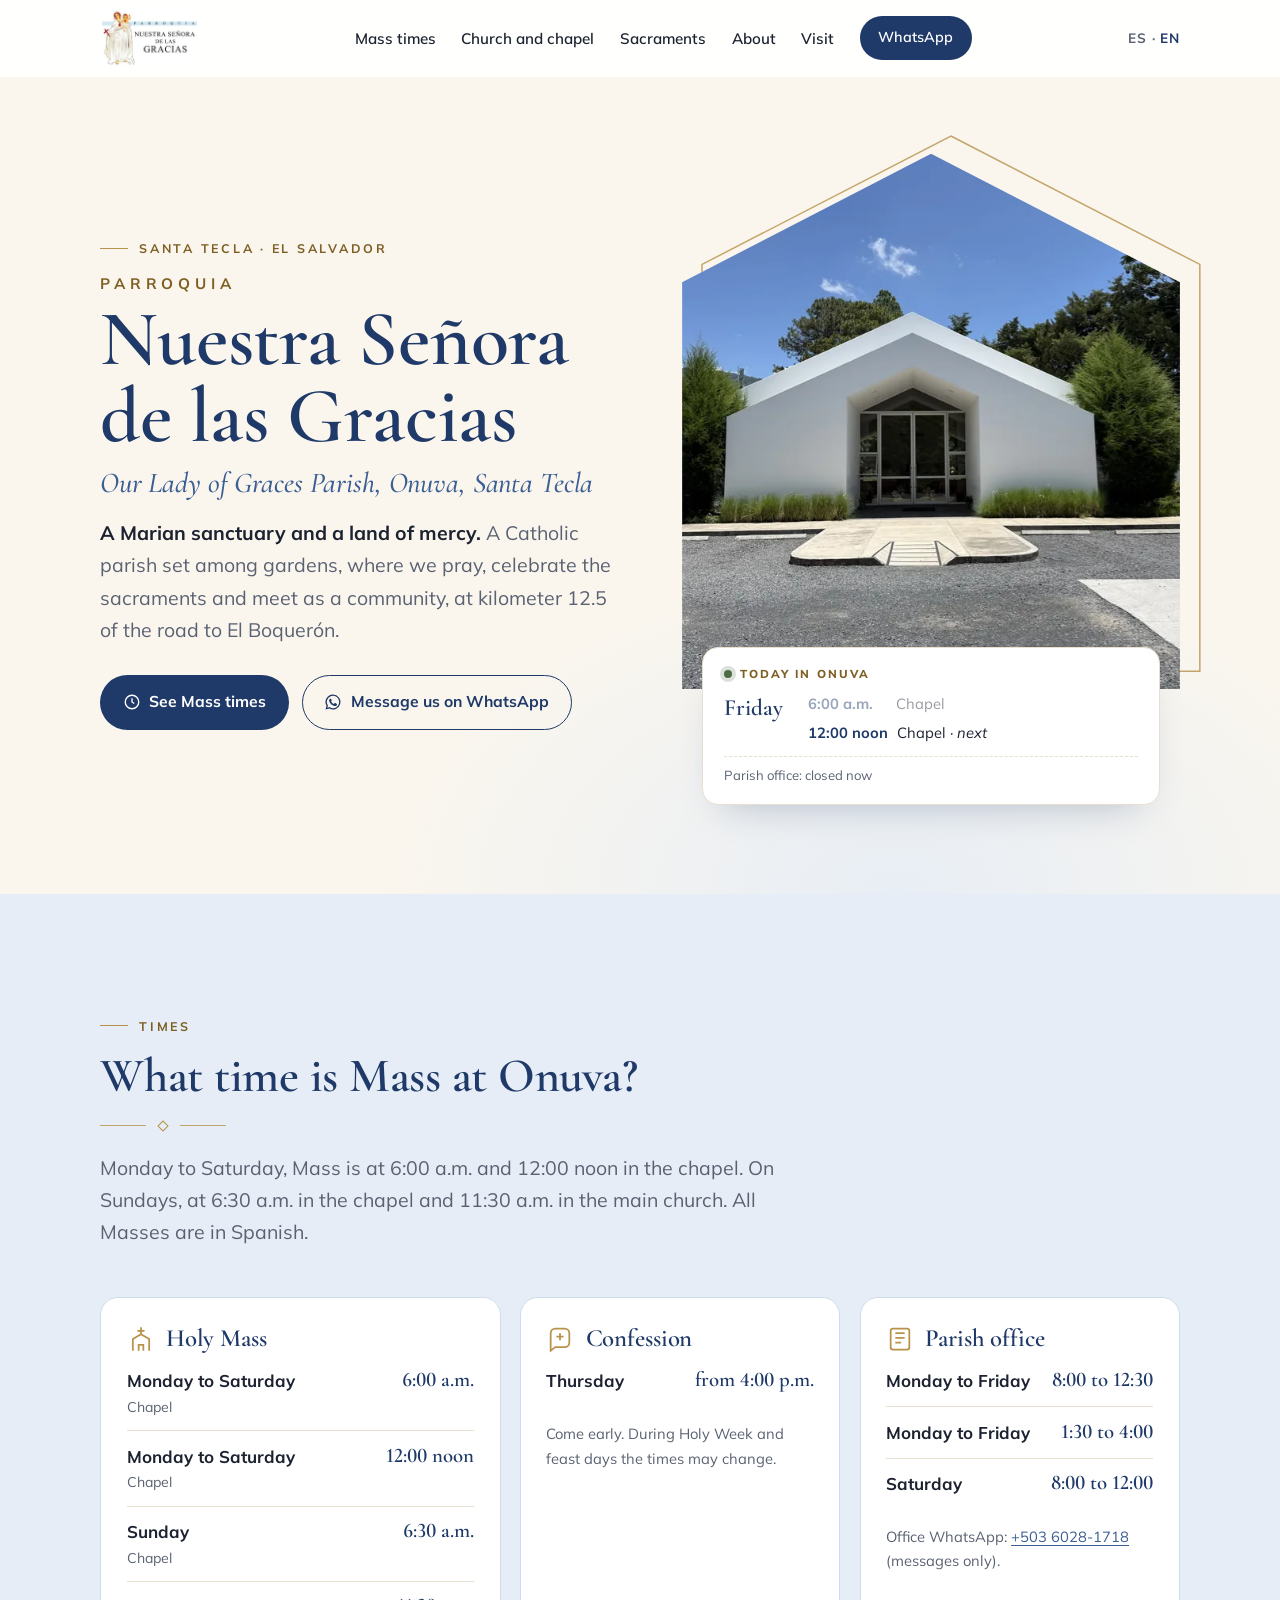
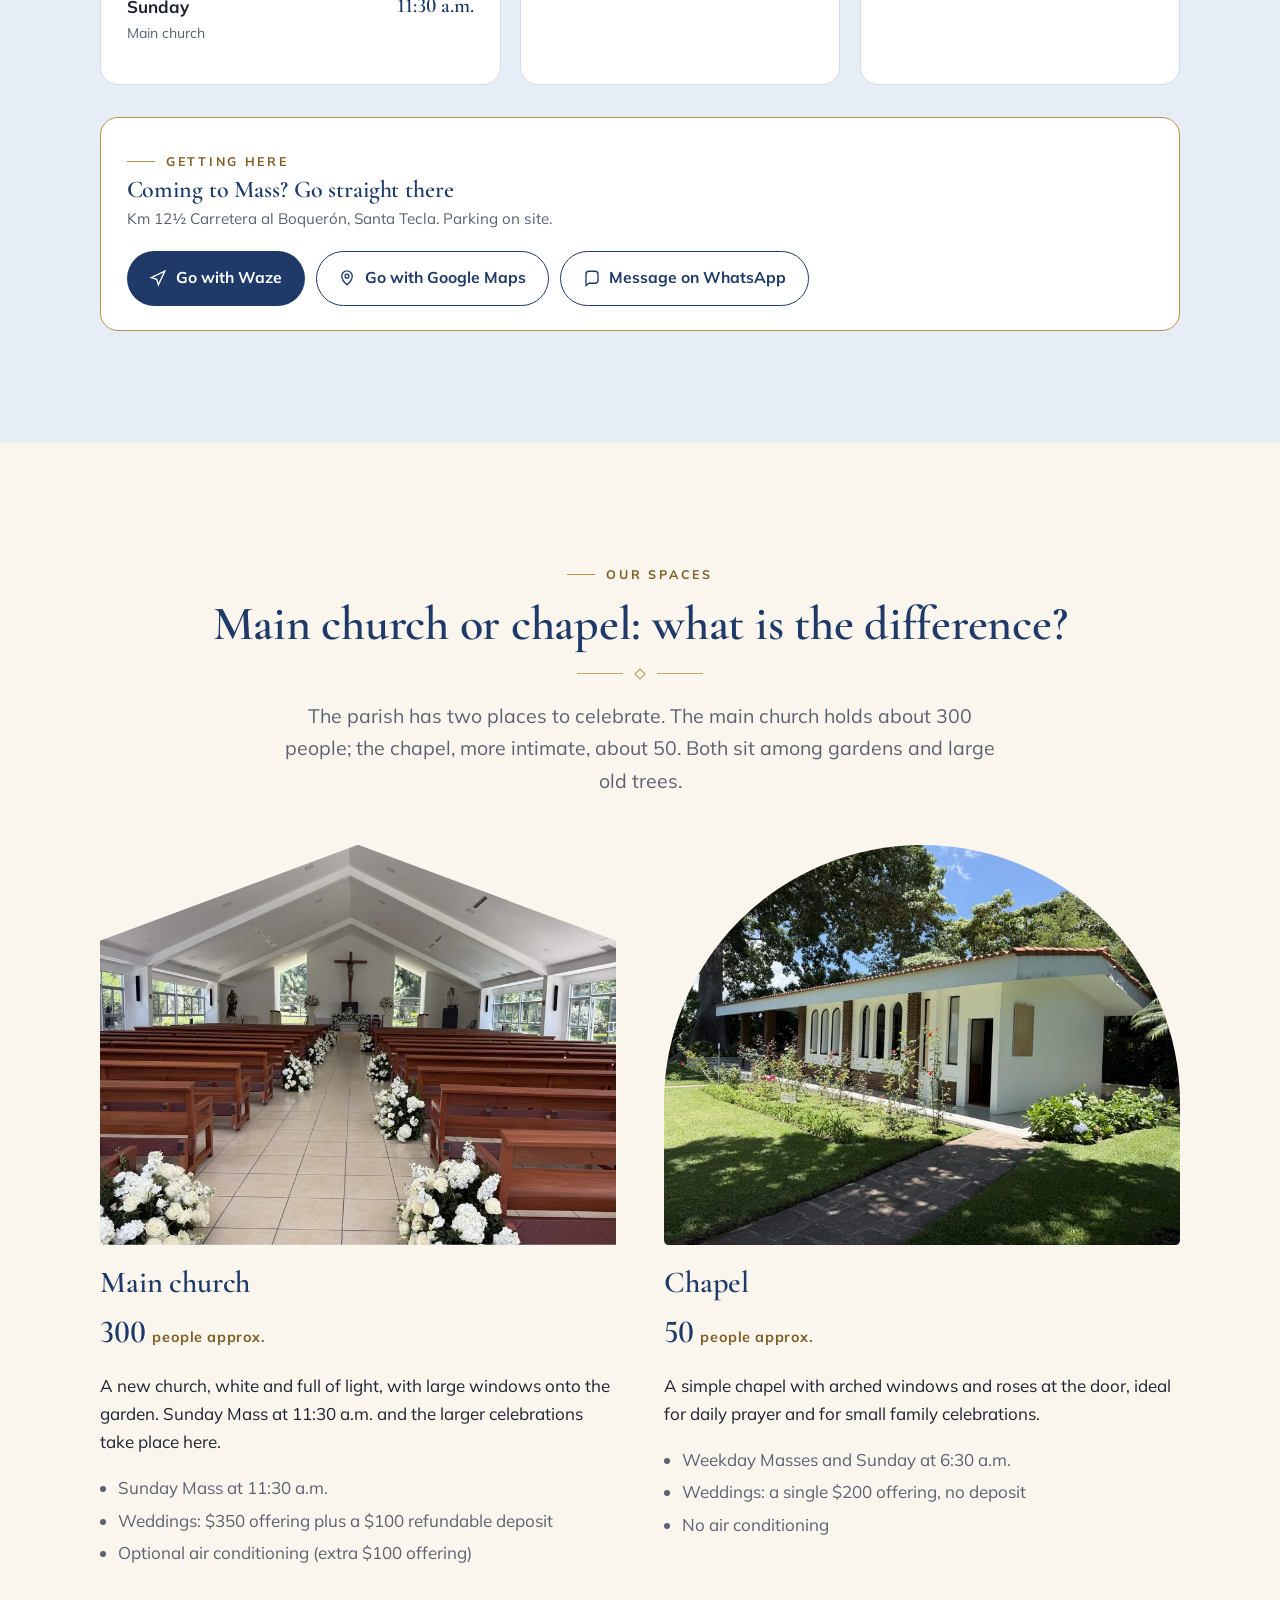
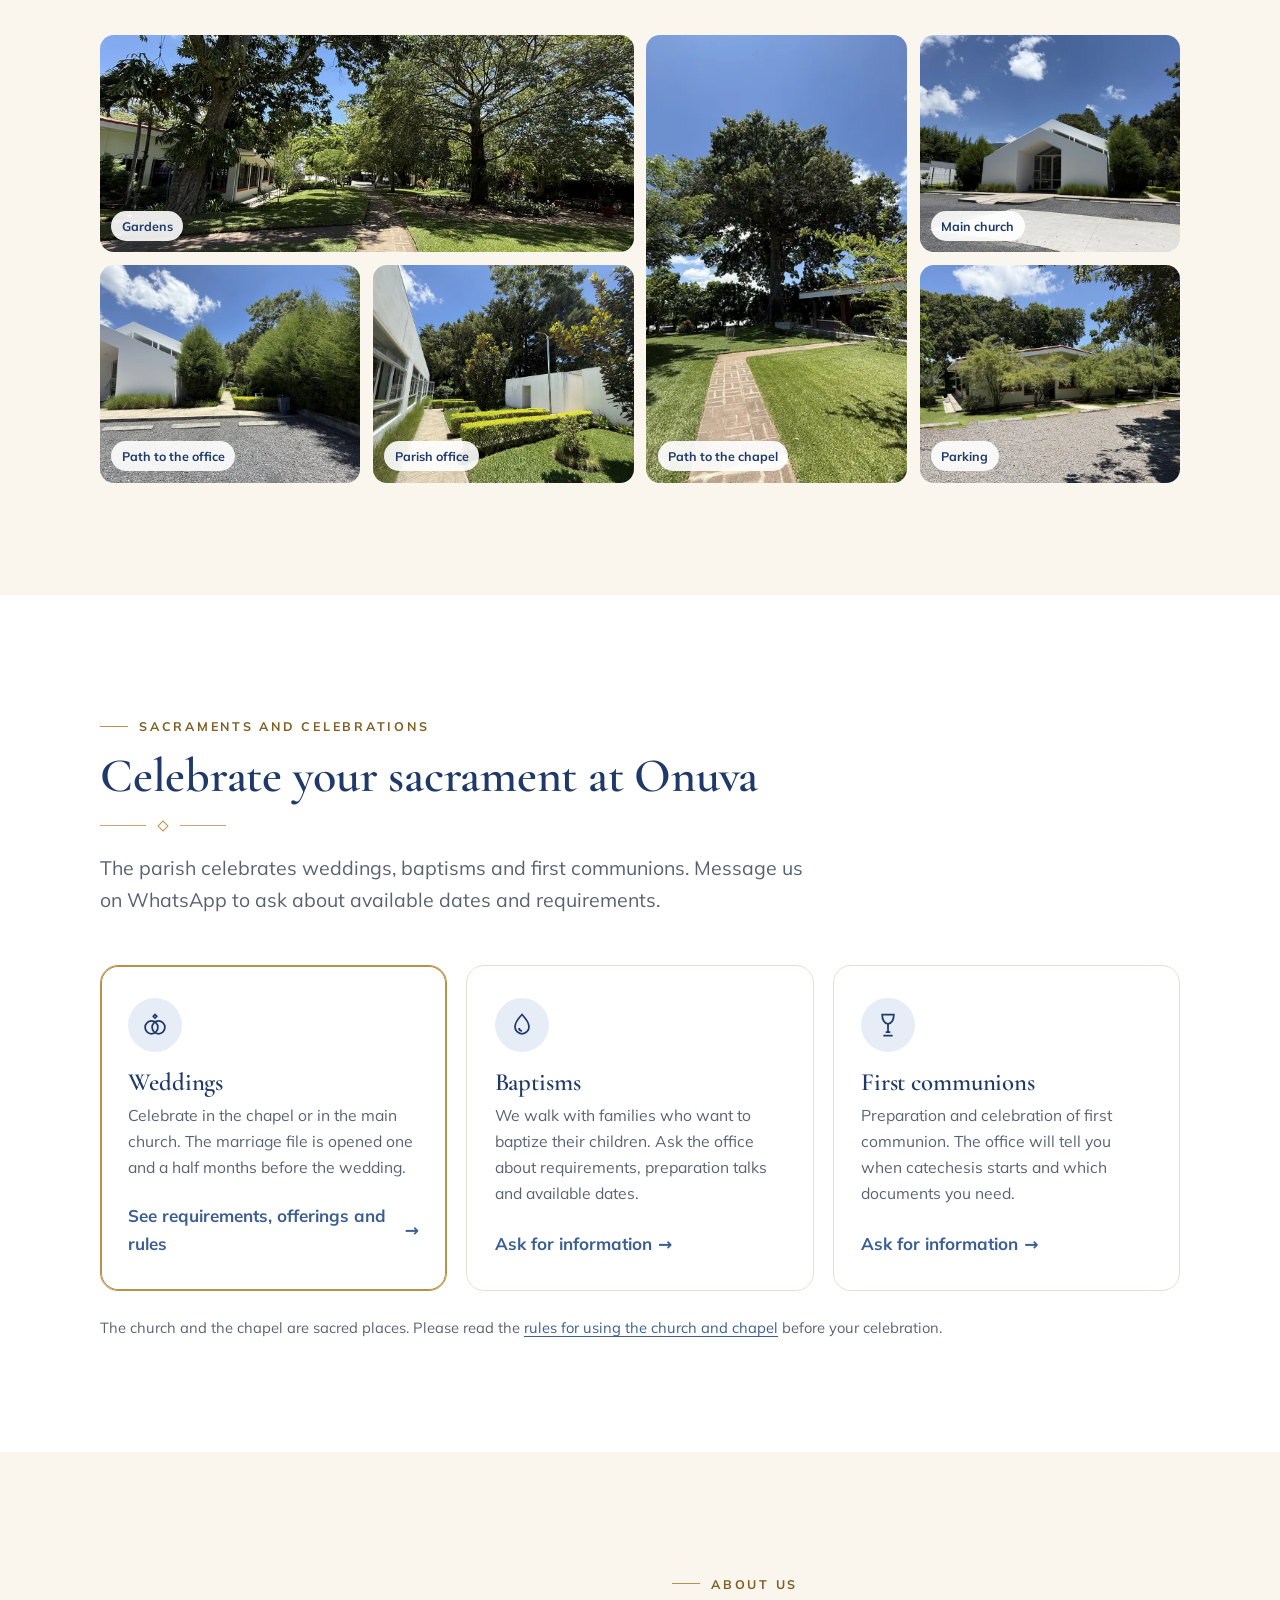
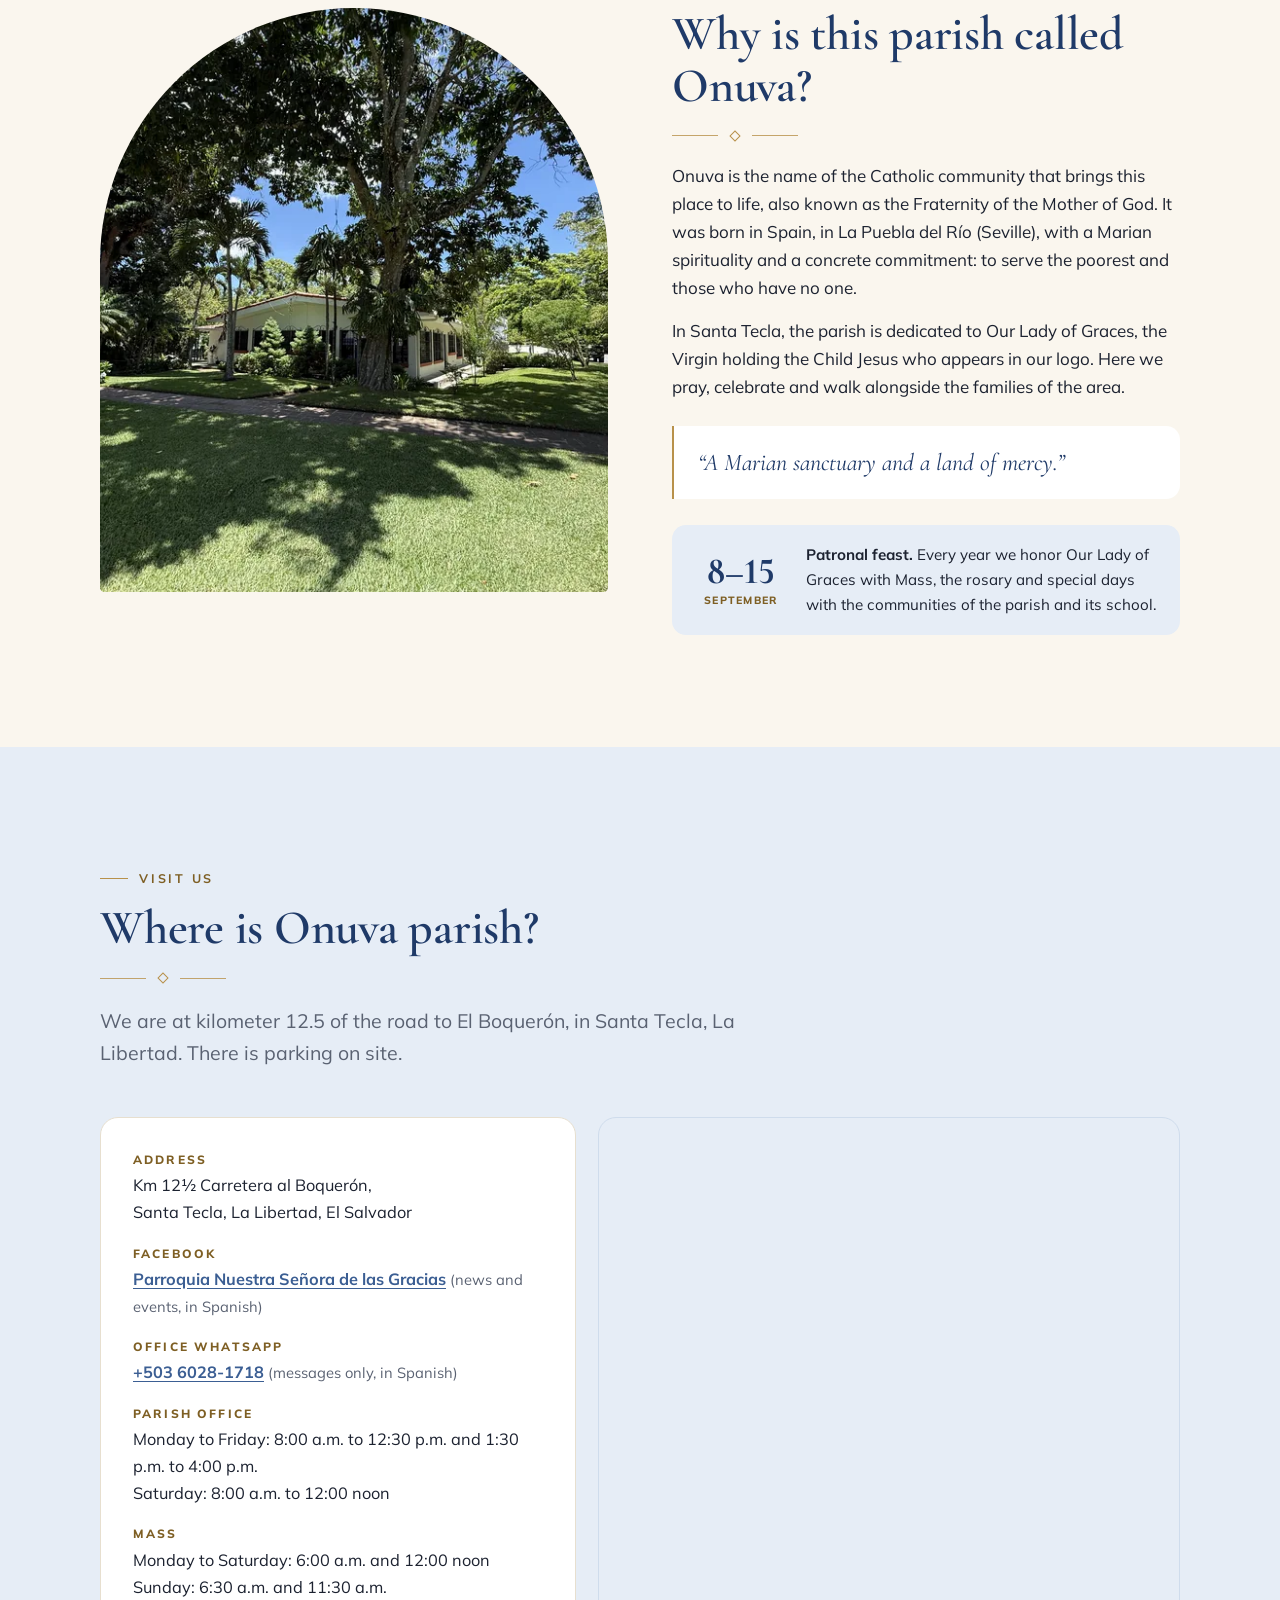
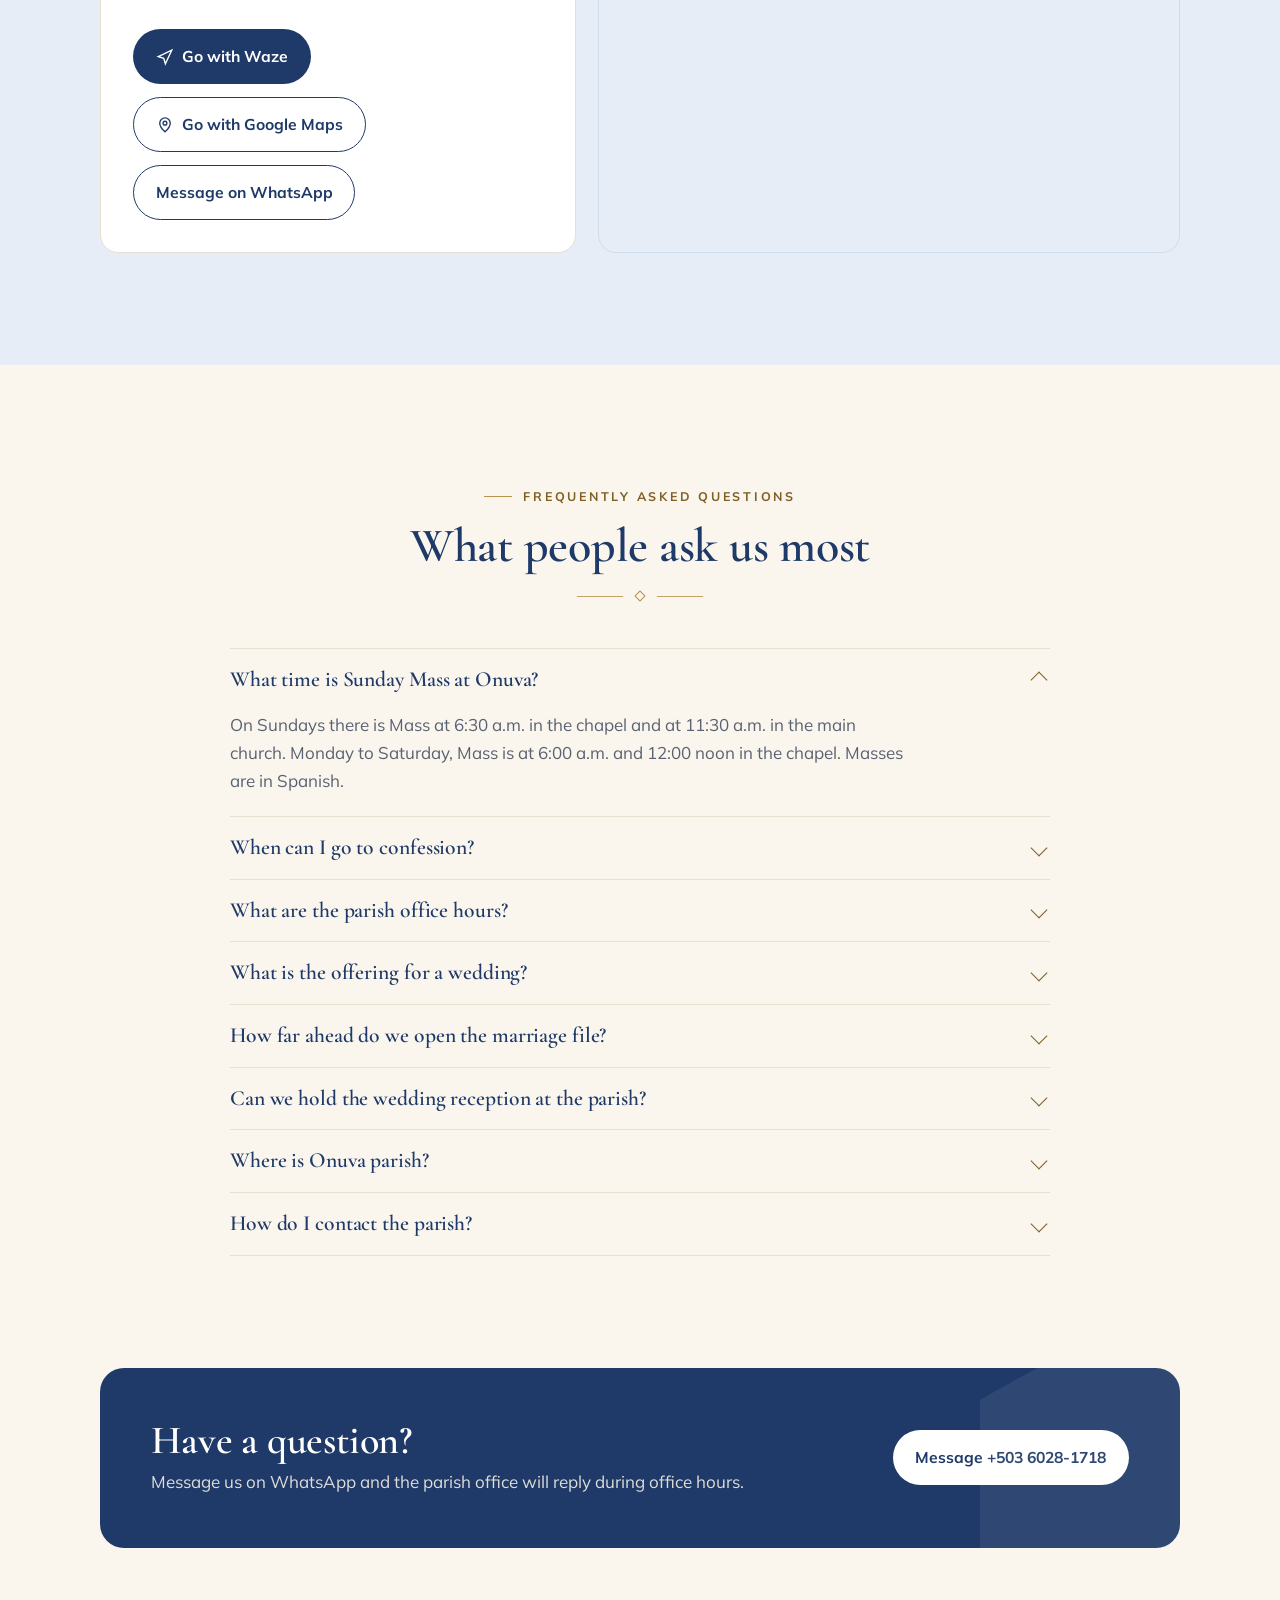
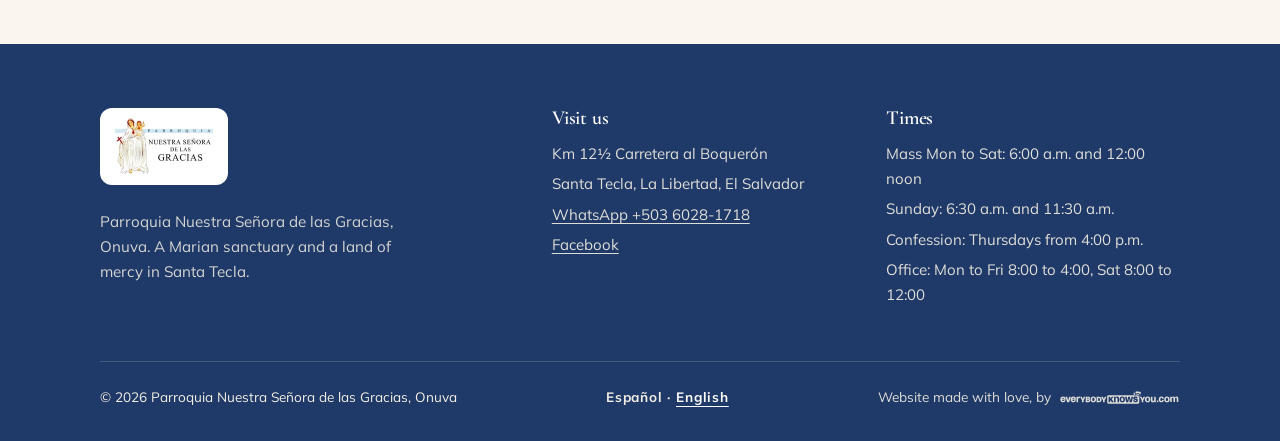
<file: en/index.html>
<!DOCTYPE html>
<html lang="en">
<head>
<meta charset="UTF-8">
<meta name="viewport" content="width=device-width, initial-scale=1.0">
<title>Our Lady of Graces Parish (Onuva), Santa Tecla | Mass Times</title>
<meta name="description" content="Mass times, confession and office hours for Parroquia Nuestra Señora de las Gracias (Onuva), a Catholic parish in Santa Tecla, El Salvador. Weddings too.">
<meta name="keywords" content="Catholic church Santa Tecla, Mass times Santa Tecla El Salvador, Onuva parish, Our Lady of Graces parish, Parroquia Nuestra Señora de las Gracias, English speaking Catholic Mass El Salvador, church wedding El Salvador, Boqueron road church, confession Santa Tecla">

<link rel="canonical" href="https://parroquiaonuva.org/en/">
<link rel="alternate" hreflang="es" href="https://parroquiaonuva.org/">
<link rel="alternate" hreflang="es-SV" href="https://parroquiaonuva.org/">
<link rel="alternate" hreflang="en" href="https://parroquiaonuva.org/en/">
<link rel="alternate" hreflang="x-default" href="https://parroquiaonuva.org/">

<meta property="og:title" content="Our Lady of Graces Parish (Onuva), Santa Tecla">
<meta property="og:description" content="A Marian sanctuary and a land of mercy in Santa Tecla, El Salvador. Mass times, confession, weddings, baptisms and first communions.">
<meta property="og:type" content="website">
<meta property="og:url" content="https://parroquiaonuva.org/en/">
<meta property="og:image" content="https://parroquiaonuva.org/assets/images/social-share/social-share-parroquia-onuva.jpg">
<meta property="og:image:width" content="1200">
<meta property="og:image:height" content="630">
<meta property="og:image:alt" content="Main church of Parroquia Nuestra Señora de las Gracias, Onuva, in Santa Tecla">
<meta property="og:site_name" content="Parroquia Nuestra Señora de las Gracias, Onuva">
<meta property="og:locale" content="en_US">
<meta property="og:locale:alternate" content="es_SV">
<meta name="twitter:card" content="summary_large_image">
<meta name="twitter:title" content="Our Lady of Graces Parish (Onuva), Santa Tecla">
<meta name="twitter:description" content="A Marian sanctuary and a land of mercy in Santa Tecla, El Salvador. Mass times, confession and sacraments.">
<meta name="twitter:image" content="https://parroquiaonuva.org/assets/images/social-share/social-share-parroquia-onuva.jpg">

<meta name="robots" content="index, follow, max-image-preview:large, max-snippet:-1, max-video-preview:-1">
<meta name="author" content="Parroquia Nuestra Señora de las Gracias, Onuva">
<meta name="theme-color" content="#1F3A68">
<meta name="geo.region" content="SV-LI">
<meta name="geo.placename" content="Santa Tecla, La Libertad, El Salvador">
<meta name="geo.position" content="13.6909503;-89.2825874">
<meta name="ICBM" content="13.6909503, -89.2825874">
<meta http-equiv="content-language" content="en">

<link rel="icon" href="../favicon.ico" sizes="any">
<link rel="icon" type="image/png" sizes="32x32" href="../favicon-32x32.png">
<link rel="icon" type="image/png" sizes="16x16" href="../favicon-16x16.png">
<link rel="apple-touch-icon" sizes="180x180" href="../apple-touch-icon.png">
<link rel="manifest" href="../site.webmanifest">
<link rel="alternate" type="text/plain" title="llms.txt" href="https://parroquiaonuva.org/llms.txt">

<link rel="preload" as="image" type="image/webp" href="../assets/images/hero/hero-templo-grande-fachada-parroquia-onuva-900.webp" imagesrcset="../assets/images/hero/hero-templo-grande-fachada-parroquia-onuva-900.webp 900w, ../assets/images/hero/hero-templo-grande-fachada-parroquia-onuva-1800.webp 1800w" imagesizes="(max-width: 860px) 92vw, 540px">
<link rel="preconnect" href="https://fonts.googleapis.com">
<link rel="preconnect" href="https://fonts.gstatic.com" crossorigin>
<link rel="preload" as="style" href="https://fonts.googleapis.com/css2?family=Cormorant+Garamond:ital,wght@0,500;0,600;0,700;1,500&family=Mulish:wght@400;600;700;800&display=swap">
<link rel="stylesheet" href="https://fonts.googleapis.com/css2?family=Cormorant+Garamond:ital,wght@0,500;0,600;0,700;1,500&family=Mulish:wght@400;600;700;800&display=swap" media="print" onload="this.media='all'">
<noscript><link rel="stylesheet" href="https://fonts.googleapis.com/css2?family=Cormorant+Garamond:ital,wght@0,500;0,600;0,700;1,500&family=Mulish:wght@400;600;700;800&display=swap"></noscript>

<link rel="stylesheet" href="../assets/css/tokens.css?v=20261009a">
<link rel="stylesheet" href="../assets/css/styles.css?v=20261009a">

<script type="application/ld+json">
{
  "@context": "https://schema.org",
  "@graph": [
    {
      "@type": ["CatholicChurch", "Organization"],
      "@id": "https://parroquiaonuva.org/#org",
      "name": "Parroquia Nuestra Señora de las Gracias",
      "alternateName": ["Onuva", "Onuva Parish", "Our Lady of Graces Parish", "Our Lady of Graces Parish, Onuva"],
      "slogan": "A Marian sanctuary and a land of mercy",
      "description": "Catholic parish in Santa Tecla, La Libertad, El Salvador, known as Onuva. It has a main church for about 300 people and a chapel for about 50, surrounded by gardens. Mass Monday to Saturday at 6:00 a.m. and 12:00 noon in the chapel; Sunday at 6:30 a.m. in the chapel and 11:30 a.m. in the main church. Confession on Thursdays from 4:00 p.m. Weddings, baptisms and first communions are celebrated here. Services are in Spanish.",
      "url": "https://parroquiaonuva.org/en/",
      "logo": "https://parroquiaonuva.org/assets/images/logos/logo-parroquia-onuva.png",
      "image": "https://parroquiaonuva.org/assets/images/social-share/social-share-parroquia-onuva.jpg",
      "telephone": "+50360281718",
      "sameAs": ["https://www.facebook.com/p/Parroquia-Nuestra-Se%C3%B1ora-de-las-Gracias-100068070938426/", "https://maps.google.com/?cid=16170277188238843112"],
      "hasMap": "https://maps.google.com/?cid=16170277188238843112",
      "geo": {"@type": "GeoCoordinates", "latitude": 13.6909503, "longitude": -89.2825874},
      "address": {"@type": "PostalAddress", "streetAddress": "Km 12 1/2 Carretera al Boquerón", "addressLocality": "Santa Tecla", "addressRegion": "La Libertad", "addressCountry": "SV"},
      "knowsLanguage": ["es", "en"],
      "openingHoursSpecification": [
        {"@type": "OpeningHoursSpecification", "name": "Parish office", "dayOfWeek": ["Monday","Tuesday","Wednesday","Thursday","Friday"], "opens": "08:00", "closes": "12:30"},
        {"@type": "OpeningHoursSpecification", "name": "Parish office", "dayOfWeek": ["Monday","Tuesday","Wednesday","Thursday","Friday"], "opens": "13:30", "closes": "16:00"},
        {"@type": "OpeningHoursSpecification", "name": "Parish office", "dayOfWeek": "Saturday", "opens": "08:00", "closes": "12:00"}
      ]
    },
    {
      "@type": "WebPage",
      "@id": "https://parroquiaonuva.org/en/#webpage",
      "url": "https://parroquiaonuva.org/en/",
      "name": "Our Lady of Graces Parish (Onuva), Santa Tecla",
      "inLanguage": "en",
      "isPartOf": {"@id": "https://parroquiaonuva.org/#website"},
      "about": {"@id": "https://parroquiaonuva.org/#org"}
    },
    {
      "@type": "FAQPage",
      "@id": "https://parroquiaonuva.org/en/#faq",
      "inLanguage": "en",
      "mainEntity": [
        {"@type": "Question", "name": "What time is Sunday Mass at Onuva?", "acceptedAnswer": {"@type": "Answer", "text": "On Sundays there is Mass at 6:30 a.m. in the chapel and at 11:30 a.m. in the main church. Monday to Saturday, Mass is at 6:00 a.m. and 12:00 noon in the chapel. Masses are in Spanish."}},
        {"@type": "Question", "name": "When can I go to confession?", "acceptedAnswer": {"@type": "Answer", "text": "Confession is on Thursdays from 4:00 p.m."}},
        {"@type": "Question", "name": "What are the parish office hours?", "acceptedAnswer": {"@type": "Answer", "text": "Monday to Friday from 8:00 a.m. to 12:30 p.m. and from 1:30 p.m. to 4:00 p.m. Saturday from 8:00 a.m. to 12:00 noon."}},
        {"@type": "Question", "name": "What is the offering for a wedding?", "acceptedAnswer": {"@type": "Answer", "text": "In the chapel the offering is $200, with no deposit. In the main church the offering is $350, plus a $100 deposit that holds your date and is returned if the rules are respected. Air conditioning is optional and only available in the main church, for an extra $100 offering. The offering for the wedding rehearsal is $25."}},
        {"@type": "Question", "name": "How far ahead do we open the marriage file?", "acceptedAnswer": {"@type": "Answer", "text": "The marriage file is opened one and a half months before the wedding, not days or weeks before. An appointment is only booked when all documents are complete."}},
        {"@type": "Question", "name": "Can we hold the wedding reception at the parish?", "acceptedAnswer": {"@type": "Answer", "text": "No. The parish offers the church and chapel as a service for the religious ceremony only. The reception takes place somewhere else."}},
        {"@type": "Question", "name": "Where is Onuva parish?", "acceptedAnswer": {"@type": "Answer", "text": "At kilometer 12.5 of the road to El Boquerón (Carretera al Boquerón), Santa Tecla, La Libertad, El Salvador. There is parking on site."}},
        {"@type": "Question", "name": "How do I contact the parish?", "acceptedAnswer": {"@type": "Answer", "text": "By WhatsApp at +503 6028-1718, messages only. You can also visit the parish office during office hours."}}
      ]
    }
  ]
}
</script>
</head>
<body>
<a class="skip" href="#content">Skip to content</a>

<header class="site-header">
  <nav class="wrap nav" aria-label="Main">
    <a class="brand" href="index.html" aria-label="Parroquia Nuestra Señora de las Gracias, home">
      <img src="../assets/images/logos/logo-parroquia-onuva-120.webp" srcset="../assets/images/logos/logo-parroquia-onuva-120.webp 1x, ../assets/images/logos/logo-parroquia-onuva-240.webp 2x" width="204" height="120" alt="Logo of Parroquia Nuestra Señora de las Gracias, Onuva">
    </a>
    <ul class="menu" id="menu">
      <li><a href="#times">Mass times</a></li>
      <li><a href="#spaces">Church and chapel</a></li>
      <li><a href="#sacraments">Sacraments</a></li>
      <li class="hide-md"><a href="#about">About</a></li>
      <li><a href="#visit">Visit</a></li>
      <li class="cta-li"><a class="btn btn-primary nav-cta" href="https://wa.me/50360281718?text=Hello%2C%20I%20would%20like%20some%20information%20about%20the%20parish." target="_blank" rel="noopener">WhatsApp</a></li>
    </ul>
    <div class="lang"><a href="../index.html" hreflang="es" lang="es">ES</a> · <span class="active">EN</span></div>
    <button class="menu-toggle" aria-label="Open menu" aria-expanded="false" aria-controls="menu"><span></span><span></span><span></span></button>
  </nav>
</header>

<main id="content">

  <section class="hero">
    <div class="wrap hero-grid">
      <div class="hero-text">
        <span class="eyebrow reveal">Santa Tecla · El Salvador</span>
        <h1 class="reveal d1"><span class="h1-pre">Parroquia </span><span class="h1-main">Nuestra Señora de las Gracias</span><span class="sr-only">, </span><span class="h1-post">Our Lady of Graces Parish, Onuva, Santa Tecla</span></h1>
        <p class="lead reveal d2"><strong>A Marian sanctuary and a land of mercy.</strong> A Catholic parish set among gardens, where we pray, celebrate the sacraments and meet as a community, at kilometer 12.5 of the road to El Boquerón.</p>
        <div class="btn-row reveal d3">
          <a class="btn btn-primary" href="#times">
            <svg viewBox="0 0 24 24" fill="none" stroke="currentColor" stroke-width="1.8" aria-hidden="true"><circle cx="12" cy="12" r="9"/><path d="M12 7v5l3 2"/></svg>
            See Mass times</a>
          <a class="btn btn-ghost" href="https://wa.me/50360281718?text=Hello%2C%20I%20would%20like%20some%20information%20about%20the%20parish." target="_blank" rel="noopener">
            <svg viewBox="0 0 24 24" fill="currentColor" aria-hidden="true"><path d="M12 2a10 10 0 0 0-8.6 15.1L2 22l5-1.3A10 10 0 1 0 12 2Zm0 18.2a8.2 8.2 0 0 1-4.2-1.2l-.3-.2-3 .8.8-2.9-.2-.3A8.2 8.2 0 1 1 12 20.2Zm4.5-6.1c-.2-.1-1.5-.7-1.7-.8s-.4-.1-.6.1-.7.8-.8 1-.3.2-.5.1a6.7 6.7 0 0 1-3.3-2.9c-.3-.4.3-.4.7-1.3.1-.2 0-.3 0-.4l-.8-1.8c-.2-.5-.4-.4-.6-.4h-.5a1 1 0 0 0-.7.3 2.9 2.9 0 0 0-.9 2.2 5 5 0 0 0 1.1 2.7 11.5 11.5 0 0 0 4.4 3.9c1.6.7 2.3.8 3.1.6a2.6 2.6 0 0 0 1.7-1.2 2.1 2.1 0 0 0 .2-1.2c-.1-.1-.3-.2-.6-.3Z"/></svg>
            Message us on WhatsApp</a>
        </div>
      </div>
      <div class="hero-visual reveal d2">
        <figure class="gable-figure">
          <svg class="gable-line" viewBox="0 0 100 107.5" preserveAspectRatio="none" aria-hidden="true"><polygon points="50,0 100,25.8 100,107.5 0,107.5 0,25.8" vector-effect="non-scaling-stroke"/></svg>
          <div class="gable">
            <img src="../assets/images/hero/hero-templo-grande-fachada-parroquia-onuva-900.webp" srcset="../assets/images/hero/hero-templo-grande-fachada-parroquia-onuva-900.webp 900w, ../assets/images/hero/hero-templo-grande-fachada-parroquia-onuva-1800.webp 1800w" sizes="(max-width: 860px) 92vw, 540px" width="900" height="675" fetchpriority="high" alt="White facade of the main church of Parroquia Nuestra Señora de las Gracias, Onuva, in Santa Tecla">
          </div>
          <aside class="today" id="today" aria-live="polite">
            <div class="today-label"><i></i><span>Mass at Onuva</span></div>
            <div class="today-day">Every week</div>
            <ul>
              <li><b>Mon to Sat</b><span>6:00 a.m. and 12:00 noon</span></li>
              <li><b>Sunday</b><span>6:30 a.m. and 11:30 a.m.</span></li>
            </ul>
            <div class="today-office">Confession: Thursdays from 4:00 p.m.</div>
          </aside>
        </figure>
      </div>
    </div>
  </section>

  <section class="section section-sky" id="times">
    <div class="wrap">
      <div class="section-head reveal">
        <span class="eyebrow">Times</span>
        <h2>What time is Mass at Onuva?</h2>
        <div class="orn" aria-hidden="true"><span></span></div>
        <p class="lead">Monday to Saturday, Mass is at 6:00 a.m. and 12:00 noon in the chapel. On Sundays, at 6:30 a.m. in the chapel and 11:30 a.m. in the main church. All Masses are in Spanish.</p>
      </div>
      <div class="schedule">
        <article class="card reveal">
          <h3><svg viewBox="0 0 24 24" fill="none" stroke="currentColor" stroke-width="1.5" aria-hidden="true"><path d="M12 2v6M9 5h6"/><path d="M5 22V12l7-4 7 4v10"/><path d="M10 22v-5h4v5"/></svg>Holy Mass</h3>
          <ul class="rows">
            <li><span class="day">Monday to Saturday</span><span class="time">6:00 a.m.</span><span class="place">Chapel</span></li>
            <li><span class="day">Monday to Saturday</span><span class="time">12:00 noon</span><span class="place">Chapel</span></li>
            <li><span class="day">Sunday</span><span class="time">6:30 a.m.</span><span class="place">Chapel</span></li>
            <li><span class="day">Sunday</span><span class="time">11:30 a.m.</span><span class="place">Main church</span></li>
          </ul>
        </article>
        <article class="card reveal d1">
          <h3><svg viewBox="0 0 24 24" fill="none" stroke="currentColor" stroke-width="1.5" aria-hidden="true"><path d="M20 15a4 4 0 0 1-4 4H8l-4 3V7a4 4 0 0 1 4-4h8a4 4 0 0 1 4 4z"/><path d="M12 7v6M9 10h6"/></svg>Confession</h3>
          <ul class="rows">
            <li><span class="day">Thursday</span><span class="time">from 4:00 p.m.</span></li>
          </ul>
          <p class="note">Come early. During Holy Week and feast days the times may change.</p>
        </article>
        <article class="card reveal d2">
          <h3><svg viewBox="0 0 24 24" fill="none" stroke="currentColor" stroke-width="1.5" aria-hidden="true"><rect x="4" y="3" width="16" height="18" rx="2"/><path d="M8 7h8M8 11h8M8 15h5"/></svg>Parish office</h3>
          <ul class="rows">
            <li><span class="day">Monday to Friday</span><span class="time">8:00 to 12:30</span></li>
            <li><span class="day">Monday to Friday</span><span class="time">1:30 to 4:00</span></li>
            <li><span class="day">Saturday</span><span class="time">8:00 to 12:00</span></li>
          </ul>
          <p class="note">Office WhatsApp: <a href="https://wa.me/50360281718" target="_blank" rel="noopener">+503 6028-1718</a> (messages only).</p>
        </article>
      </div>
      <div class="go-bar reveal" role="group" aria-label="Directions to the parish">
        <div class="go-text">
          <span class="eyebrow">Getting here</span>
          <h3>Coming to Mass? Go straight there</h3>
          <p>Km 12½ Carretera al Boquerón, Santa Tecla. Parking on site.</p>
        </div>
        <div class="go-btns">
          <a class="btn btn-primary" href="https://waze.com/ul?ll=13.6909503%2C-89.2825874&amp;navigate=yes&amp;zoom=17" target="_blank" rel="noopener"><svg viewBox="0 0 24 24" fill="none" stroke="currentColor" stroke-width="1.8" aria-hidden="true"><path d="M3 11.5 21 3l-8.5 18-2.2-7.3z"/></svg>Go with Waze</a>
          <a class="btn btn-ghost" href="https://www.google.com/maps/dir/?api=1&amp;destination=13.6909503%2C-89.2825874&amp;destination_place_id=ChIJNTNGV6gvY48R6ByUzG1daOA" target="_blank" rel="noopener"><svg viewBox="0 0 24 24" fill="none" stroke="currentColor" stroke-width="1.8" aria-hidden="true"><path d="M12 21s-7-6.2-7-11.5a7 7 0 0 1 14 0C19 14.8 12 21 12 21z"/><circle cx="12" cy="9.5" r="2.5"/></svg>Go with Google Maps</a>
          <a class="btn btn-ghost" href="https://wa.me/50360281718?text=Hello%2C%20I%20would%20like%20some%20information%20about%20the%20parish." target="_blank" rel="noopener"><svg viewBox="0 0 24 24" fill="none" stroke="currentColor" stroke-width="1.8" aria-hidden="true"><path d="M20 15a4 4 0 0 1-4 4H8l-4 3V7a4 4 0 0 1 4-4h8a4 4 0 0 1 4 4z"/></svg>Message on WhatsApp</a>
        </div>
      </div>
    </div>
  </section>

  <section class="section" id="spaces">
    <div class="wrap">
      <div class="section-head center reveal">
        <span class="eyebrow">Our spaces</span>
        <h2>Main church or chapel: what is the difference?</h2>
        <div class="orn" aria-hidden="true"><span></span></div>
        <p class="lead">The parish has two places to celebrate. The main church holds about 300 people; the chapel, more intimate, about 50. Both sit among gardens and large old trees.</p>
      </div>
      <div class="spaces">
        <article class="space reveal">
          <div class="media gable"><img src="../assets/images/hero/interior-templo-grande-boda-parroquia-onuva-900.webp" srcset="../assets/images/hero/interior-templo-grande-boda-parroquia-onuva-900.webp 900w, ../assets/images/hero/interior-templo-grande-boda-parroquia-onuva-1800.webp 1800w" sizes="(max-width: 860px) 92vw, 540px" width="900" height="675" loading="lazy" alt="Inside the main church of Parroquia Nuestra Señora de las Gracias, Onuva, decorated with white flowers for a wedding"></div>
          <h3>Main church</h3>
          <div class="cap"><b>300</b> people approx.</div>
          <p>A new church, white and full of light, with large windows onto the garden. Sunday Mass at 11:30 a.m. and the larger celebrations take place here.</p>
          <ul>
            <li>Sunday Mass at 11:30 a.m.</li>
            <li>Weddings: $350 offering plus a $100 refundable deposit</li>
            <li>Optional air conditioning (extra $100 offering)</li>
          </ul>
        </article>
        <article class="space reveal d1">
          <div class="media arch"><img src="../assets/images/gallery/capilla-parroquia-onuva-800.webp" srcset="../assets/images/gallery/capilla-parroquia-onuva-800.webp 800w, ../assets/images/gallery/capilla-parroquia-onuva-1400.webp 1400w" sizes="(max-width: 860px) 92vw, 540px" width="800" height="600" loading="lazy" alt="Chapel of Parroquia Nuestra Señora de las Gracias, Onuva, with arched windows and rose bushes"></div>
          <h3>Chapel</h3>
          <div class="cap"><b>50</b> people approx.</div>
          <p>A simple chapel with arched windows and roses at the door, ideal for daily prayer and for small family celebrations.</p>
          <ul>
            <li>Weekday Masses and Sunday at 6:30 a.m.</li>
            <li>Weddings: a single $200 offering, no deposit</li>
            <li>No air conditioning</li>
          </ul>
        </article>
      </div>

      <div class="gallery" aria-label="Photos of the parish">
        <figure class="wide reveal"><img src="../assets/images/gallery/jardines-parroquia-onuva-800.webp" srcset="../assets/images/gallery/jardines-parroquia-onuva-800.webp 800w, ../assets/images/gallery/jardines-parroquia-onuva-1400.webp 1400w" sizes="(max-width: 860px) 92vw, 560px" width="800" height="600" loading="lazy" alt="Gardens and brick paths of Parroquia Nuestra Señora de las Gracias, Onuva"><figcaption>Gardens</figcaption></figure>
        <figure class="tall reveal d1"><img src="../assets/images/gallery/camino-a-la-capilla-parroquia-onuva-600.webp" srcset="../assets/images/gallery/camino-a-la-capilla-parroquia-onuva-600.webp 450w, ../assets/images/gallery/camino-a-la-capilla-parroquia-onuva-1000.webp 750w" sizes="(max-width: 860px) 46vw, 280px" width="450" height="600" loading="lazy" alt="Path across the lawn to the chapel of Parroquia Nuestra Señora de las Gracias, Onuva"><figcaption>Path to the chapel</figcaption></figure>
        <figure class="reveal d2"><img src="../assets/images/gallery/templo-grande-lateral-parroquia-onuva-800.webp" width="800" height="600" loading="lazy" alt="Side view of the main church of Parroquia Nuestra Señora de las Gracias, Onuva"><figcaption>Main church</figcaption></figure>
        <figure class="reveal"><img src="../assets/images/gallery/camino-a-oficinas-parroquiales-parroquia-onuva-800.webp" width="800" height="600" loading="lazy" alt="Walkway beside the main church leading to the parish office of Parroquia Nuestra Señora de las Gracias, Onuva"><figcaption>Path to the office</figcaption></figure>
        <figure class="reveal d1"><img src="../assets/images/gallery/oficinas-parroquiales-parroquia-onuva-800.webp" width="800" height="600" loading="lazy" alt="Parish office building of Parroquia Nuestra Señora de las Gracias, Onuva"><figcaption>Parish office</figcaption></figure>
        <figure class="reveal d2"><img src="../assets/images/gallery/parqueo-parroquia-onuva-800.webp" width="800" height="600" loading="lazy" alt="On-site parking at Parroquia Nuestra Señora de las Gracias, Onuva"><figcaption>Parking</figcaption></figure>
      </div>
    </div>
  </section>

  <section class="section section-white" id="sacraments">
    <div class="wrap">
      <div class="section-head reveal">
        <span class="eyebrow">Sacraments and celebrations</span>
        <h2>Celebrate your sacrament at Onuva</h2>
        <div class="orn" aria-hidden="true"><span></span></div>
        <p class="lead">The parish celebrates weddings, baptisms and first communions. Message us on WhatsApp to ask about available dates and requirements.</p>
      </div>
      <div class="sacraments">
        <article class="sac featured reveal">
          <div class="icon"><svg viewBox="0 0 24 24" fill="none" stroke="currentColor" stroke-width="1.5" aria-hidden="true"><circle cx="9" cy="14" r="5.5"/><circle cx="15" cy="14" r="5.5"/><path d="M10.5 4.5 12 3l1.5 1.5L12 6z"/></svg></div>
          <h3>Weddings</h3>
          <p>Celebrate in the chapel or in the main church. The marriage file is opened one and a half months before the wedding.</p>
          <a class="more" href="weddings.html">See requirements, offerings and rules</a>
        </article>
        <article class="sac reveal d1">
          <div class="icon"><svg viewBox="0 0 24 24" fill="none" stroke="currentColor" stroke-width="1.5" aria-hidden="true"><path d="M12 3s6 6.4 6 10.5A6 6 0 0 1 6 13.5C6 9.4 12 3 12 3z"/><path d="M9.5 14.5a2.5 2.5 0 0 0 2.5 2.5"/></svg></div>
          <h3>Baptisms</h3>
          <p>We walk with families who want to baptize their children. Ask the office about requirements, preparation talks and available dates.</p>
          <a class="more" href="https://wa.me/50360281718?text=Hello%2C%20I%20would%20like%20information%20about%20baptisms." target="_blank" rel="noopener">Ask for information</a>
        </article>
        <article class="sac reveal d2">
          <div class="icon"><svg viewBox="0 0 24 24" fill="none" stroke="currentColor" stroke-width="1.5" aria-hidden="true"><path d="M7 3h10c0 5-2.2 8-5 8s-5-3-5-8z"/><path d="M12 11v7M8 21h8M10 18h4"/></svg></div>
          <h3>First communions</h3>
          <p>Preparation and celebration of first communion. The office will tell you when catechesis starts and which documents you need.</p>
          <a class="more" href="https://wa.me/50360281718?text=Hello%2C%20I%20would%20like%20information%20about%20first%20communion." target="_blank" rel="noopener">Ask for information</a>
        </article>
      </div>
      <p class="note reveal" style="margin-top:1.6rem">The church and the chapel are sacred places. Please read the <a href="weddings.html#rules">rules for using the church and chapel</a> before your celebration.</p>
    </div>
  </section>

  <section class="section" id="about">
    <div class="wrap about">
      <div class="media arch reveal"><img src="../assets/images/gallery/arbol-y-capilla-parroquia-onuva-800.webp" srcset="../assets/images/gallery/arbol-y-capilla-parroquia-onuva-800.webp 800w, ../assets/images/gallery/arbol-y-capilla-parroquia-onuva-1400.webp 1400w" sizes="(max-width: 860px) 92vw, 540px" width="800" height="600" loading="lazy" alt="Garden with large trees and the chapel of Parroquia Nuestra Señora de las Gracias, Onuva"></div>
      <div class="reveal d1">
        <span class="eyebrow">About us</span>
        <h2 style="margin-top:.9rem">Why is this parish called Onuva?</h2>
        <div class="orn" aria-hidden="true"><span></span></div>
        <p>Onuva is the name of the Catholic community that brings this place to life, also known as the Fraternity of the Mother of God. It was born in Spain, in La Puebla del Río (Seville), with a Marian spirituality and a concrete commitment: to serve the poorest and those who have no one.</p>
        <p>In Santa Tecla, the parish is dedicated to Our Lady of Graces, the Virgin holding the Child Jesus who appears in our logo. Here we pray, celebrate and walk alongside the families of the area.</p>
        <blockquote class="motto">“A Marian sanctuary and a land of mercy.”</blockquote>
        <div class="feast">
          <div class="date">8–15<small>September</small></div>
          <p><strong>Patronal feast.</strong> Every year we honor Our Lady of Graces with Mass, the rosary and special days with the communities of the parish and its school.</p>
        </div>
      </div>
    </div>
  </section>

  <section class="section section-sky" id="visit">
    <div class="wrap">
      <div class="section-head reveal">
        <span class="eyebrow">Visit us</span>
        <h2>Where is Onuva parish?</h2>
        <div class="orn" aria-hidden="true"><span></span></div>
        <p class="lead">We are at kilometer 12.5 of the road to El Boquerón, in Santa Tecla, La Libertad. There is parking on site.</p>
      </div>
      <div class="contact">
        <div class="card on-white reveal">
          <dl>
            <div><dt>Address</dt><dd>Km 12½ Carretera al Boquerón,<br>Santa Tecla, La Libertad, El Salvador</dd></div>
            <div><dt>Facebook</dt><dd><a href="https://www.facebook.com/p/Parroquia-Nuestra-Se%C3%B1ora-de-las-Gracias-100068070938426/" target="_blank" rel="noopener">Parroquia Nuestra Señora de las Gracias</a> <span class="note">(news and events, in Spanish)</span></dd></div>
            <div><dt>Office WhatsApp</dt><dd><a href="https://wa.me/50360281718" target="_blank" rel="noopener">+503 6028-1718</a> <span class="note">(messages only, in Spanish)</span></dd></div>
            <div><dt>Parish office</dt><dd>Monday to Friday: 8:00 a.m. to 12:30 p.m. and 1:30 p.m. to 4:00 p.m.<br>Saturday: 8:00 a.m. to 12:00 noon</dd></div>
            <div><dt>Mass</dt><dd>Monday to Saturday: 6:00 a.m. and 12:00 noon<br>Sunday: 6:30 a.m. and 11:30 a.m.</dd></div>
          </dl>
          <div class="btn-row">
            <a class="btn btn-primary" href="https://waze.com/ul?ll=13.6909503%2C-89.2825874&amp;navigate=yes&amp;zoom=17" target="_blank" rel="noopener">
              <svg viewBox="0 0 24 24" fill="none" stroke="currentColor" stroke-width="1.8" aria-hidden="true"><path d="M3 11.5 21 3l-8.5 18-2.2-7.3z"/></svg>
              Go with Waze</a>
            <a class="btn btn-ghost" href="https://www.google.com/maps/dir/?api=1&amp;destination=13.6909503%2C-89.2825874&amp;destination_place_id=ChIJNTNGV6gvY48R6ByUzG1daOA" target="_blank" rel="noopener">
              <svg viewBox="0 0 24 24" fill="none" stroke="currentColor" stroke-width="1.8" aria-hidden="true"><path d="M12 21s-7-6.2-7-11.5a7 7 0 0 1 14 0C19 14.8 12 21 12 21z"/><circle cx="12" cy="9.5" r="2.5"/></svg>
              Go with Google Maps</a>
            <a class="btn btn-ghost" href="https://wa.me/50360281718?text=Hello%2C%20I%20would%20like%20some%20information%20about%20the%20parish." target="_blank" rel="noopener">Message on WhatsApp</a>
          </div>
        </div>
        <div class="map reveal d1">
          <iframe title="Map of Parroquia Nuestra Señora de las Gracias, Onuva, in Santa Tecla" src="https://maps.google.com/maps?q=13.6909503,-89.2825874&amp;z=17&amp;output=embed" loading="lazy" referrerpolicy="no-referrer-when-downgrade"></iframe>
        </div>
      </div>
    </div>
  </section>

  <section class="section" id="faq" aria-labelledby="faq-title">
    <div class="wrap">
      <div class="section-head center reveal">
        <span class="eyebrow">Frequently asked questions</span>
        <h2 id="faq-title">What people ask us most</h2>
        <div class="orn" aria-hidden="true"><span></span></div>
      </div>
      <div class="faq reveal">
        <details open><summary><h3>What time is Sunday Mass at Onuva?</h3></summary><p>On Sundays there is Mass at 6:30 a.m. in the chapel and at 11:30 a.m. in the main church. Monday to Saturday, Mass is at 6:00 a.m. and 12:00 noon in the chapel. Masses are in Spanish.</p></details>
        <details><summary><h3>When can I go to confession?</h3></summary><p>Confession is on Thursdays from 4:00 p.m.</p></details>
        <details><summary><h3>What are the parish office hours?</h3></summary><p>Monday to Friday from 8:00 a.m. to 12:30 p.m. and from 1:30 p.m. to 4:00 p.m. Saturday from 8:00 a.m. to 12:00 noon.</p></details>
        <details><summary><h3>What is the offering for a wedding?</h3></summary><p>In the chapel the offering is $200, with no deposit. In the main church the offering is $350, plus a $100 deposit that holds your date and is returned if the rules are respected. Air conditioning is optional and only available in the main church, for an extra $100 offering. The offering for the wedding rehearsal is $25. <a href="weddings.html">See all requirements</a>.</p></details>
        <details><summary><h3>How far ahead do we open the marriage file?</h3></summary><p>The marriage file is opened one and a half months before the wedding, not days or weeks before. An appointment is only booked when all documents are complete.</p></details>
        <details><summary><h3>Can we hold the wedding reception at the parish?</h3></summary><p>No. The parish offers the church and chapel as a service for the religious ceremony only. The reception takes place somewhere else.</p></details>
        <details><summary><h3>Where is Onuva parish?</h3></summary><p>At kilometer 12.5 of the road to El Boquerón (Carretera al Boquerón), Santa Tecla, La Libertad, El Salvador. There is parking on site.</p></details>
        <details><summary><h3>How do I contact the parish?</h3></summary><p>By WhatsApp at +503 6028-1718, messages only. You can also visit the parish office during office hours.</p></details>
      </div>
    </div>
  </section>

  <section class="wrap reveal" aria-label="Quick contact">
    <div class="band">
      <div>
        <h2>Have a question?</h2>
        <p>Message us on WhatsApp and the parish office will reply during office hours.</p>
      </div>
      <a class="btn btn-light" href="https://wa.me/50360281718?text=Hello%2C%20I%20would%20like%20some%20information%20about%20the%20parish." target="_blank" rel="noopener">Message +503 6028-1718</a>
    </div>
  </section>

</main>

<footer class="site-footer">
  <div class="wrap">
    <div class="foot-grid">
      <div class="foot-brand">
        <span class="badge"><img src="../assets/images/logos/logo-parroquia-onuva-120.webp" width="204" height="120" loading="lazy" alt="Logo of Parroquia Nuestra Señora de las Gracias, Onuva"></span>
        <p>Parroquia Nuestra Señora de las Gracias, Onuva. A Marian sanctuary and a land of mercy in Santa Tecla.</p>
      </div>
      <div>
        <h3>Visit us</h3>
        <ul>
          <li>Km 12½ Carretera al Boquerón</li>
          <li>Santa Tecla, La Libertad, El Salvador</li>
          <li><a href="https://wa.me/50360281718" target="_blank" rel="noopener">WhatsApp +503 6028-1718</a></li>
          <li><a href="https://www.facebook.com/p/Parroquia-Nuestra-Se%C3%B1ora-de-las-Gracias-100068070938426/" target="_blank" rel="noopener">Facebook</a></li>
        </ul>
      </div>
      <div>
        <h3>Times</h3>
        <ul>
          <li>Mass Mon to Sat: 6:00 a.m. and 12:00 noon</li>
          <li>Sunday: 6:30 a.m. and 11:30 a.m.</li>
          <li>Confession: Thursdays from 4:00 p.m.</li>
          <li>Office: Mon to Fri 8:00 to 4:00, Sat 8:00 to 12:00</li>
        </ul>
      </div>
    </div>
    <div class="foot-bottom">
      <span>© <span data-year>2026</span> Parroquia Nuestra Señora de las Gracias, Onuva</span>
      <div class="lang"><a href="../index.html" hreflang="es" lang="es">Español</a> · <span class="active">English</span></div>
      <a class="eky-credit" href="https://everybodyknowsyou.com" target="_blank" rel="noopener" aria-label="Website made with love by everybodyknowsyou.com">
        <span class="eky-credit__text">Website made with love, by</span>
        <svg focusable="false" aria-hidden="true" xmlns="http://www.w3.org/2000/svg" viewBox="0 0 1296.95 160.34"> <defs> <style> .cls-1 { fill: var(--eky-bg, #ffffff); } .cls-2 { fill: var(--eky-fg, currentColor); } </style> </defs> <g> <g> <g> <rect class="cls-2" x="515.16" y="55.21" width="342.62" height="90.52" rx="12" ry="12"/> <path class="cls-1" d="M530.13,71.12h16.6v15.46l-.24,6.96h.32l3.32-4.61,15.14-17.81h19.83l-22.02,25.02,22.18,33.68h-19.92l-13.76-20.73-4.86,5.34v15.38h-16.6v-58.69Z"/> <path class="cls-1" d="M604.13,71.12v8.01h.32c4.53-6.23,10.53-9.23,18.54-9.23,12.47,0,18.94,7.29,18.94,22.02v37.89h-16.6v-35.3c0-7.69-2.75-10.85-8.58-10.85-7.21,0-11.82,4.7-11.82,12.14v34h-16.6v-58.69h15.79Z"/> <path class="cls-1" d="M647.37,100.43c0-17.57,11.09-30.52,29.31-30.52s29.31,12.95,29.31,30.52-11.09,30.6-29.31,30.6-29.31-13.03-29.31-30.6ZM688.66,100.43c0-9.8-3.81-17.16-11.98-17.16s-11.98,7.37-11.98,17.16,3.81,17.24,11.98,17.24,11.98-7.45,11.98-17.24Z"/> <path class="cls-1" d="M705.66,71.12h17.57l6.64,35.62c.41,2.02.73,4.86,1.14,6.88h.32l1.21-6.88,6.88-35.62h18.54l7.45,35.62,1.29,6.88h.32l1.05-6.88,5.99-35.62h17.24l-13.28,58.69h-21.53l-6.64-32.38-1.29-6.88h-.32l-1.21,6.88-6.56,32.38h-21.45l-13.36-58.69Z"/> <path class="cls-1" d="M791.81,110.79l17-.08c.57,4.78,3.72,7.53,9.31,7.53,4.61,0,7.85-1.7,7.85-5.26,0-2.67-1.78-4.37-5.59-5.26l-14.09-3.24c-8.98-2.02-13.84-7.77-13.84-16.27,0-11.5,8.99-18.3,24.69-18.3,14.65,0,23.56,6.96,23.8,18.05h-17c-.49-3.32-2.67-5.67-7.69-5.67-4.37,0-7.21,1.54-7.21,4.61,0,2.43,1.7,3.81,5.59,4.7l14.09,3.24c9.23,2.1,14.09,8.18,14.09,16.84,0,12.71-10.28,19.35-24.77,19.35-16.19,0-25.99-7.77-26.23-20.24Z"/> </g> <g> <path class="cls-2" d="M918.06,100.39c0-17.57,11.09-30.52,29.31-30.52s29.31,12.95,29.31,30.52-11.09,30.6-29.31,30.6-29.31-13.03-29.31-30.6ZM959.34,100.39c0-9.8-3.81-17.16-11.98-17.16s-11.98,7.37-11.98,17.16,3.81,17.24,11.98,17.24,11.98-7.45,11.98-17.24Z"/> <path class="cls-2" d="M1018.85,129.78v-7.85h-.32c-4.61,6.15-10.52,9.07-17.89,9.07-11.98,0-18.46-7.29-18.46-21.94v-37.97h16.6v35.38c0,7.69,2.83,10.77,8.18,10.77,6.56,0,11.09-4.61,11.09-12.63v-33.52h16.6v58.69h-15.79Z"/> <path class="cls-2" d="M884.01,109.52l-20.4-38.4h17.84l8.26,17.75c.99,2.06,1.9,4.96,2.89,7.02h.33c.91-2.06,1.82-4.96,2.72-7.02l7.85-17.75h17.51l-20.07,38.57v21.31h-16.93v-21.47Z"/> </g> <g> <path class="cls-2" d="M14.66,100.39c0-17.97,10.85-30.52,29.55-30.52s28.01,12.47,27.36,34.41h-39.35c.89,8.91,4.53,14.01,11.66,14.01,5.67,0,9.31-3,10.44-8.5h16.76c-2.19,13.28-12.31,21.21-26.88,21.21-18.7,0-29.55-12.63-29.55-30.6ZM54.58,92.54c-1.05-6.56-4.78-9.96-10.36-9.96s-9.8,3.64-11.42,9.96h21.78Z"/> <path class="cls-2" d="M69.8,71.09h17.49l9.47,35.62c.57,2.02,1.05,4.86,1.62,6.88h.32l1.54-6.88,8.99-35.62h17.16l-17.81,58.69h-21.13l-17.65-58.69Z"/> <path class="cls-2" d="M124.69,100.39c0-17.97,10.85-30.52,29.55-30.52s28.01,12.47,27.36,34.41h-39.35c.89,8.91,4.53,14.01,11.66,14.01,5.67,0,9.31-3,10.44-8.5h16.76c-2.19,13.28-12.31,21.21-26.88,21.21-18.7,0-29.55-12.63-29.55-30.6ZM164.61,92.54c-1.05-6.56-4.78-9.96-10.36-9.96s-9.8,3.64-11.42,9.96h21.78Z"/> <path class="cls-2" d="M187.44,71.09h15.46v9.47h.32c3.64-7.37,8.74-10.69,15.71-10.69,1.86,0,3.56.24,5.1.81v15.79h-.32c-1.7-.49-3.24-.73-5.18-.73-9.15,0-14.49,5.42-14.49,16.11v27.93h-16.6v-58.69Z"/> <path class="cls-2" d="M285.57,71.09h26.15c13.52,0,20.97,5.42,20.97,14.82,0,6.15-3.08,10.36-9.96,12.39v.32c8.02,1.46,12.23,6.23,12.23,13.84,0,10.52-8.42,17.33-21.7,17.33h-27.69v-58.69ZM316.66,88.82c0-3.64-2.02-5.18-6.56-5.18h-7.93v10.77h7.93c4.37,0,6.56-1.86,6.56-5.59ZM318.6,111.24c0-3.81-2.27-5.99-6.88-5.99h-9.55v11.98h9.63c4.45,0,6.8-2.19,6.8-5.99Z"/> <path class="cls-2" d="M337.95,100.39c0-17.57,11.09-30.52,29.31-30.52s29.31,12.95,29.31,30.52-11.09,30.6-29.31,30.6-29.31-13.03-29.31-30.6ZM379.24,100.39c0-9.8-3.8-17.16-11.98-17.16s-11.98,7.37-11.98,17.16,3.8,17.24,11.98,17.24,11.98-7.45,11.98-17.24Z"/> <path class="cls-2" d="M402.08,71.09h24.13c18.62,0,29.63,10.36,29.63,29.31s-11.01,29.39-29.63,29.39h-24.13v-58.69ZM438.99,100.39c0-10.77-5.83-16.19-13.36-16.19h-6.96v32.46h6.96c7.53,0,13.36-5.51,13.36-16.27Z"/> <path class="cls-2" d="M471.04,109.52l-20.4-38.4h17.84l8.26,17.75c.99,2.06,1.9,4.96,2.89,7.02h.33c.91-2.06,1.82-4.96,2.72-7.02l7.85-17.75h17.51l-20.07,38.57v21.31h-16.93v-21.47Z"/> <path class="cls-2" d="M245.89,109.52l-20.4-38.4h17.84l8.26,17.75c.99,2.06,1.9,4.96,2.89,7.02h.33c.91-2.06,1.82-4.96,2.72-7.02l7.85-17.75h17.51l-20.07,38.57v21.31h-16.93v-21.47Z"/> </g> </g> <g> <g> <path class="cls-2" d="M837.89,14.05c5.42-1.65,11.14.47,13.85,5.48.39.72,1.1,1.2,1.88,1.34.7.12,1.52-.2,2.16-.74,4.05-3.38,9.74-3.68,14.06-.7,4.24,2.92,5.92,8.22,4.35,13.25l-6.96,22.26c-2.45,8.46-9.67,14.45-18.27,15.02-8.94.6-17.2-4.68-20.36-13.03-.17-.45-.5-.62-.88-.67s-.66.09-.98.46c-5.78,6.49-15.01,8.59-23.07,5.2-7.59-3.19-12.57-10.83-12.37-19.15.21-8.44,5.67-16.24,13.97-18.77l32.61-9.94ZM844.69,65.73c8.85,1.59,17.31-4.28,18.9-13.13,1.59-8.85-4.28-17.31-13.13-18.9-8.85-1.59-17.31,4.28-18.9,13.13s4.28,17.31,13.13,18.9ZM808.72,59.25c8.85,1.59,17.31-4.28,18.9-13.13,1.59-8.85-4.28-17.31-13.13-18.9-8.85-1.59-17.31,4.28-18.9,13.13-1.59,8.85,4.28,17.31,13.13,18.9Z"/> <g> <path class="cls-1" d="M850.46,33.7c8.85,1.59,14.72,10.06,13.13,18.9-1.59,8.85-10.06,14.72-18.9,13.13-8.85-1.59-14.72-10.06-13.13-18.9s10.06-14.72,18.9-13.13Z"/> <path class="cls-1" d="M814.49,27.22c8.85,1.59,14.72,10.06,13.13,18.9-1.59,8.85-10.06,14.72-18.9,13.13-8.85-1.59-14.72-10.06-13.13-18.9,1.59-8.85,10.06-14.72,18.9-13.13Z"/> </g> </g> <g> <g> <path class="cls-2" d="M847.57,56.91c-.06-.86-.28-1.56-.42-2.47.64.65,1.19,1.16,1.91,1.66,1.12.79,2.71.42,3.44-.7.73-1.11.45-2.64-.68-3.44-.71-.5-1.52-.66-2.4-1.05,1.54-.53,3.13-1,3.41-2.57.17-.93-.14-1.9-.84-2.43-1.03-.79-2.26-.75-3.22.02-.58.46-1.06.91-1.67,1.49.18-.89.4-1.63.45-2.5.09-1.44-1.09-2.58-2.46-2.58s-2.55,1.17-2.48,2.62c.04.85.33,1.53.43,2.46-.47-.54-.95-.89-1.43-1.33-1.13-1.04-2.8-.99-3.77.19-.91,1.1-.66,2.87.58,3.67.72.46,1.49.65,2.34.99-.88.38-1.73.56-2.45,1.09-1.21.89-1.32,2.65-.36,3.69,1.04,1.12,2.62,1.06,3.73.03l1.46-1.34c-.23.92-.51,1.75-.51,2.68,0,1.41,1.2,2.5,2.56,2.45s2.46-1.22,2.37-2.6Z"/> <path class="cls-2" d="M847.57,56.91c.09,1.38-1.03,2.55-2.37,2.6s-2.56-1.05-2.56-2.45c0-.94.27-1.76.51-2.68l-1.46,1.34c-1.12,1.03-2.7,1.09-3.73-.03-.96-1.04-.84-2.8.36-3.69.71-.53,1.56-.71,2.45-1.09-.85-.34-1.62-.53-2.34-.99-1.24-.79-1.49-2.57-.58-3.67.97-1.17,2.64-1.23,3.77-.19.48.45.96.79,1.43,1.33-.1-.93-.38-1.61-.43-2.46-.07-1.44,1.07-2.62,2.48-2.62s2.55,1.14,2.46,2.58c-.05.87-.27,1.6-.45,2.5.61-.58,1.09-1.03,1.67-1.49.96-.77,2.19-.81,3.22-.02.7.54,1,1.5.84,2.43-.28,1.57-1.87,2.04-3.41,2.57.88.39,1.69.54,2.4,1.05,1.13.8,1.41,2.33.68,3.44-.73,1.11-2.32,1.48-3.44.7-.72-.5-1.27-1.01-1.91-1.66.14.92.37,1.62.42,2.47Z"/> </g> <g> <path class="cls-2" d="M810.13,50.42c.09-1.04-.23-1.92-.46-2.9.76.65,1.37,1.38,2.24,1.82,1.23.63,2.73.08,3.32-1.08s.21-2.6-.95-3.29c-.73-.43-1.51-.63-2.28-.94.71-.21,1.29-.46,1.92-.73,1.42-.61,1.98-2.23,1.25-3.55s-2.48-1.69-3.67-.79c-.67.5-1.22,1.01-1.84,1.61.23-1.08.58-2.02.43-3.07-.18-1.23-1.33-2.03-2.49-2.01s-2.27.88-2.4,2.1c-.11,1.04.22,1.91.45,2.98-.52-.57-1.04-.93-1.58-1.42-1.11-1-2.86-.89-3.77.32s-.53,2.95.79,3.67c.74.41,1.47.63,2.23.89-.85.33-1.63.52-2.35.98-1.23.78-1.49,2.47-.66,3.57s2.46,1.35,3.58.48c.64-.49,1.17-.96,1.77-1.57-.22,1.07-.56,1.95-.45,2.98.14,1.28,1.29,2.13,2.5,2.11s2.29-.84,2.41-2.17Z"/> <path class="cls-2" d="M810.13,50.42c-.12,1.32-1.24,2.14-2.41,2.17s-2.36-.83-2.5-2.11c-.11-1.03.23-1.91.45-2.98-.6.61-1.13,1.08-1.77,1.57-1.12.87-2.73.66-3.58-.48s-.57-2.79.66-3.57c.72-.46,1.5-.64,2.35-.98-.77-.26-1.49-.48-2.23-.89-1.32-.73-1.68-2.5-.79-3.67s2.66-1.32,3.77-.32c.54.49,1.06.85,1.58,1.42-.23-1.07-.56-1.94-.45-2.98.13-1.22,1.24-2.08,2.4-2.1s2.31.78,2.49,2.01c.15,1.05-.2,1.99-.43,3.07.62-.6,1.17-1.1,1.84-1.61,1.2-.9,2.97-.5,3.67.79s.17,2.93-1.25,3.55c-.63.27-1.21.52-1.92.73.77.32,1.55.51,2.28.94,1.16.68,1.53,2.13.95,3.29s-2.09,1.71-3.32,1.08c-.87-.44-1.48-1.17-2.24-1.82.23.98.55,1.86.46,2.9Z"/> </g> </g> </g> </g> <g fill="var(--eky-fg, currentColor)"> <path d="M1046.08,112.99h15.96v16.61h-15.96v-16.61Z"/> <path d="M1065.91,100.33c0-17.49,11.29-30.39,29.1-30.39,13.79,0,25.15,8.06,26.36,22.41h-16.85c-.56-5.8-4.03-9.11-9.43-9.11-8.06,0-11.93,7.42-11.93,17.09s3.79,17.17,11.85,17.17c5.4,0,8.95-3.3,9.67-9.67h16.85c-1.13,14.91-12.66,22.97-26.52,22.97-18.14,0-29.1-12.98-29.1-30.47Z"/> <path d="M1124.75,100.33c0-17.49,11.04-30.39,29.18-30.39s29.18,12.9,29.18,30.39-11.04,30.47-29.18,30.47-29.18-12.98-29.18-30.47ZM1165.86,100.33c0-9.75-3.79-17.09-11.93-17.09s-11.93,7.33-11.93,17.09,3.79,17.17,11.93,17.17,11.93-7.42,11.93-17.17Z"/> <path d="M1204.31,71.15v7.98h.32c4.43-5.97,10.64-9.19,17.9-9.19s12.41,3.14,15.4,9.19h.32c4.92-6.21,10.72-9.19,17.9-9.19,12.58,0,19.27,8.71,19.27,22.81v36.84h-16.53v-34.26c0-7.66-2.34-11.69-8.06-11.69-6.53,0-10.56,5-10.56,12.9v33.05h-16.53v-34.34c0-7.58-2.42-11.61-8.14-11.61-6.61,0-10.48,5.24-10.48,12.9v33.05h-16.53v-58.44h15.72Z"/> </g> </svg>
      </a>
    </div>
  </div>
</footer>

<script src="../assets/js/main.js?v=20261009a" defer></script>
</body>
</html>
</file>
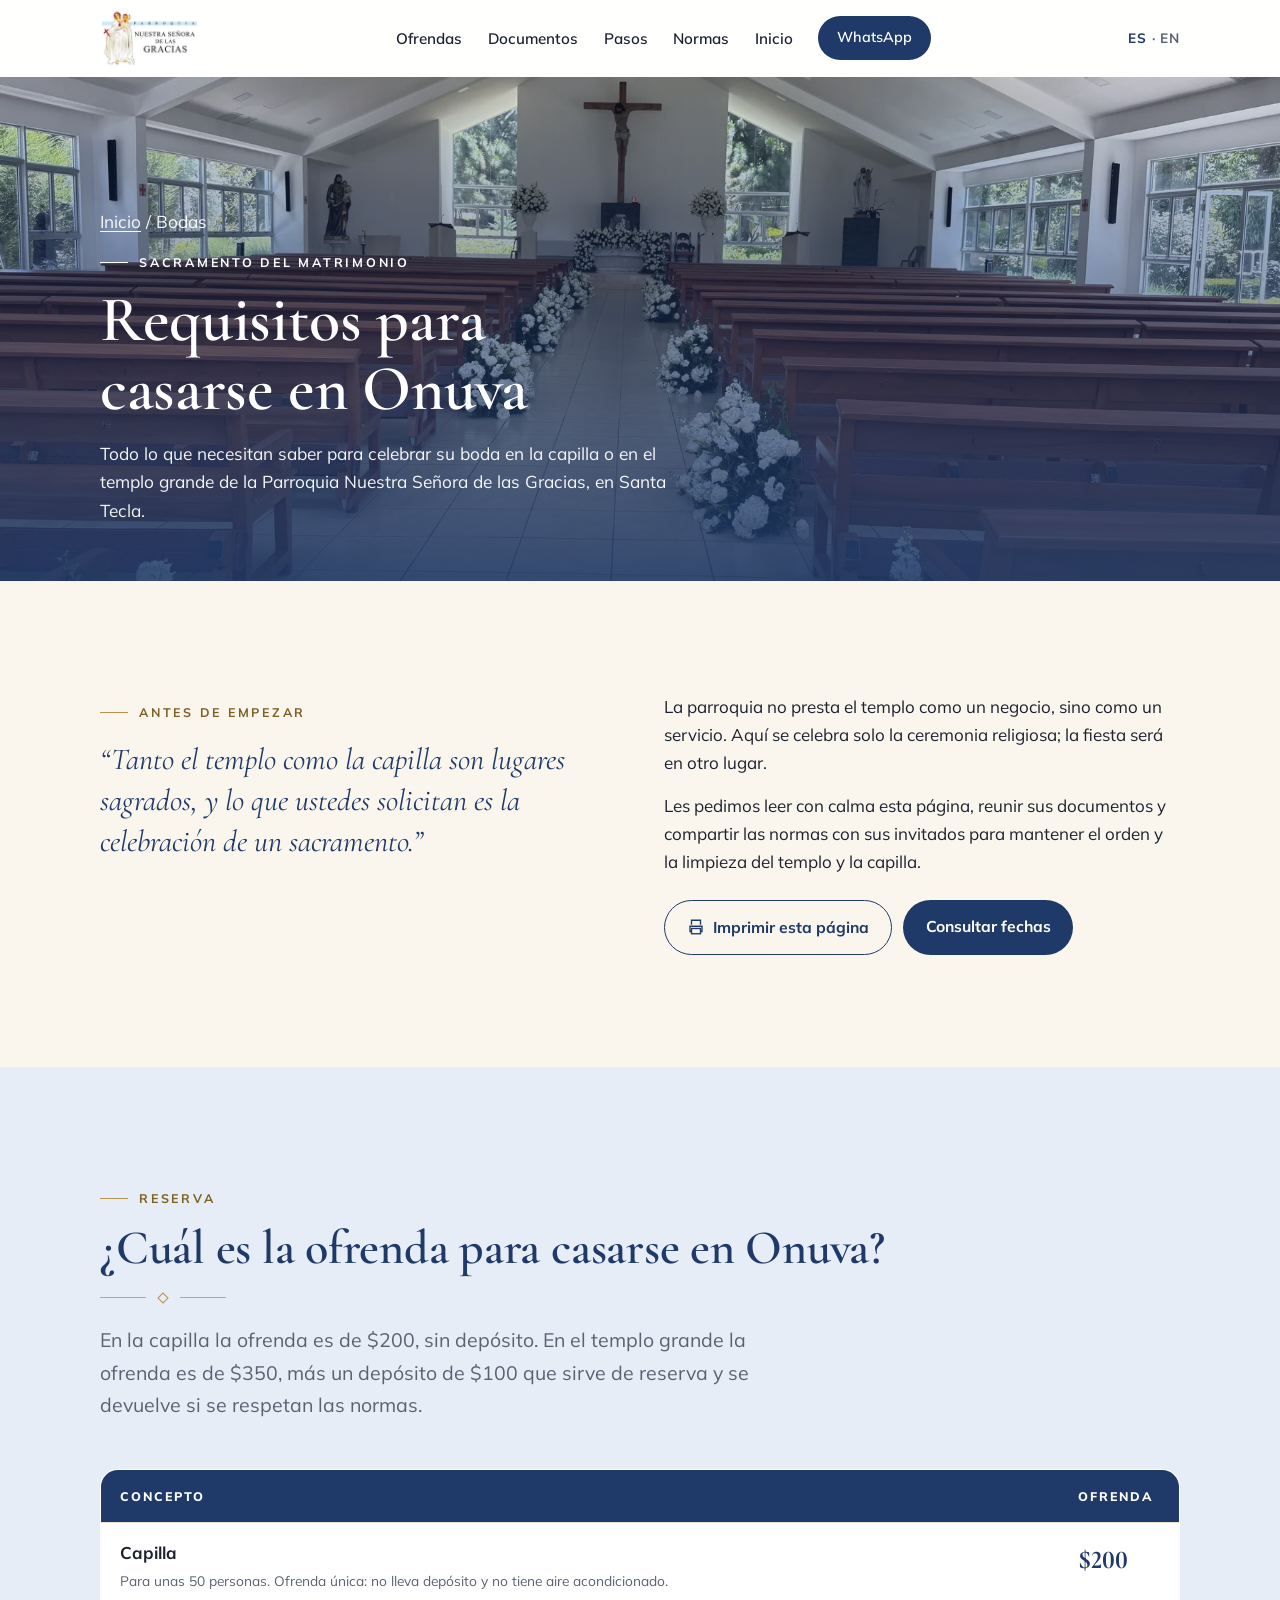
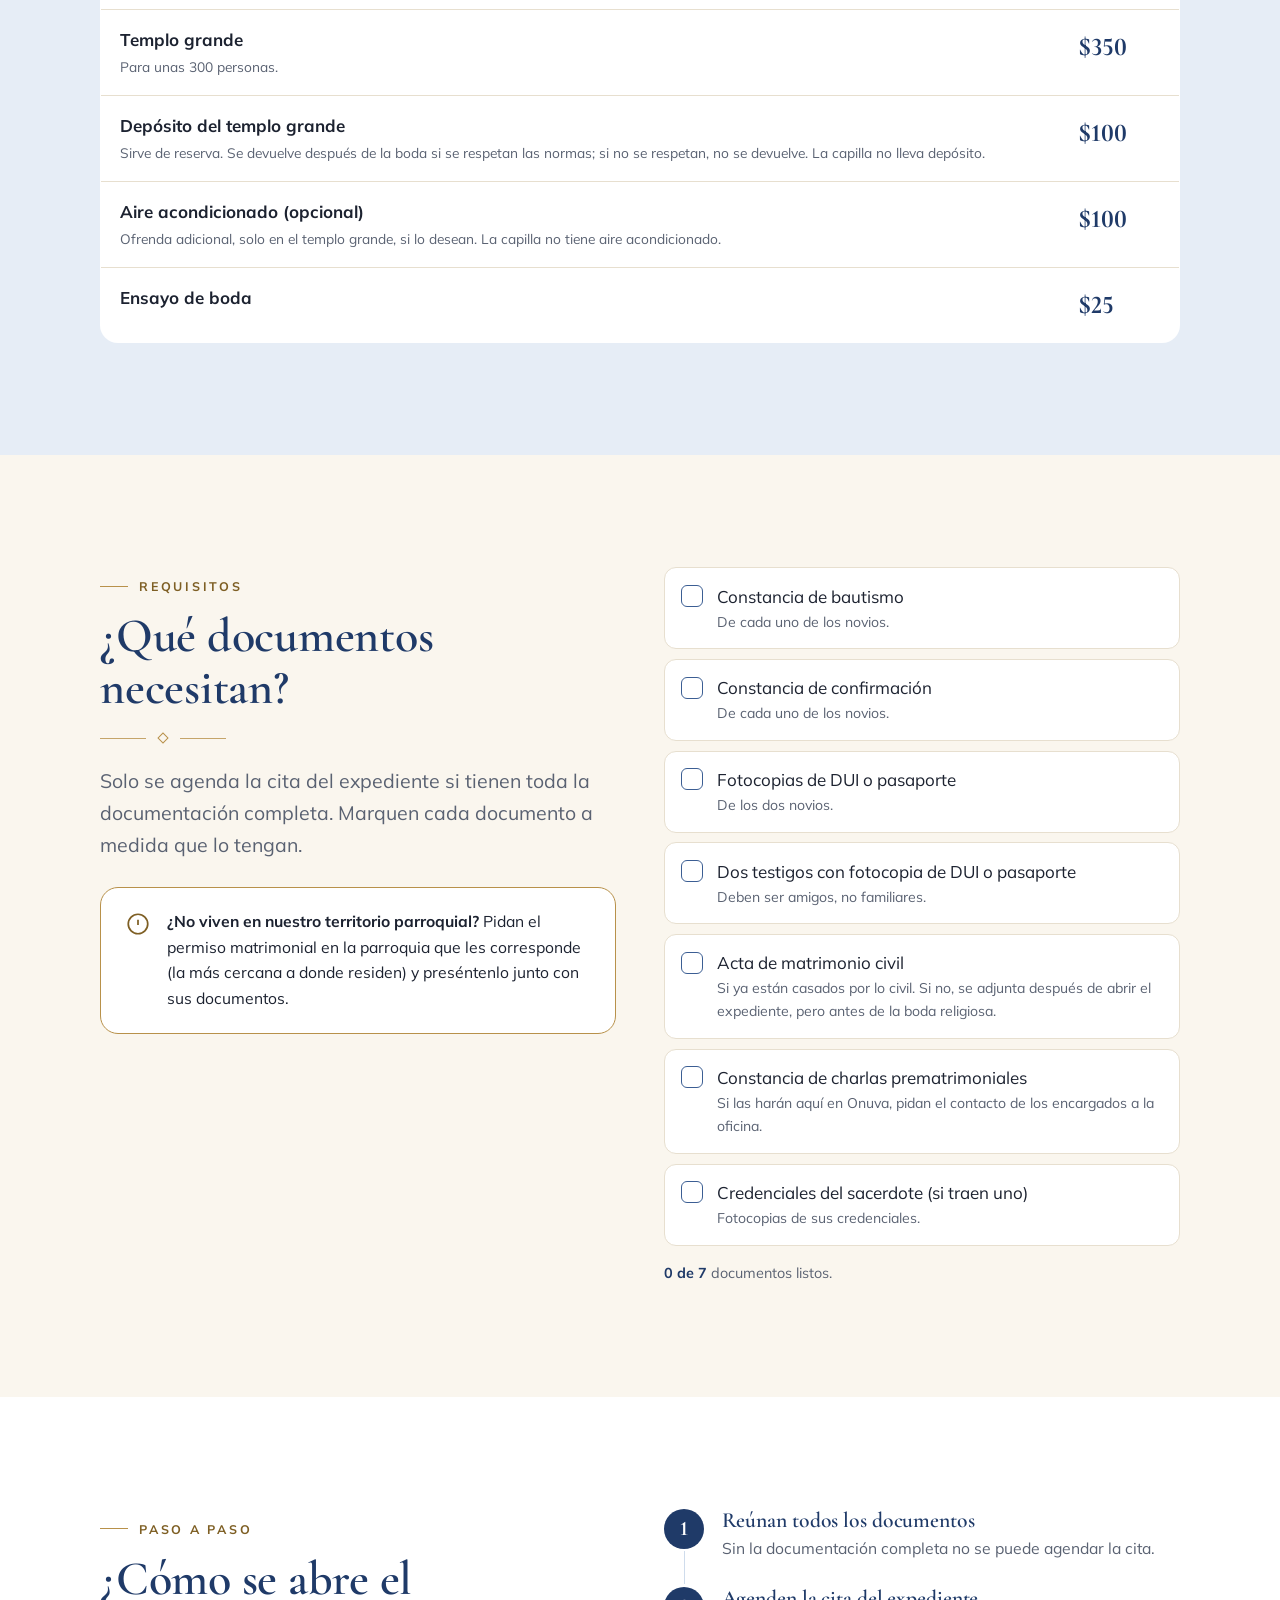
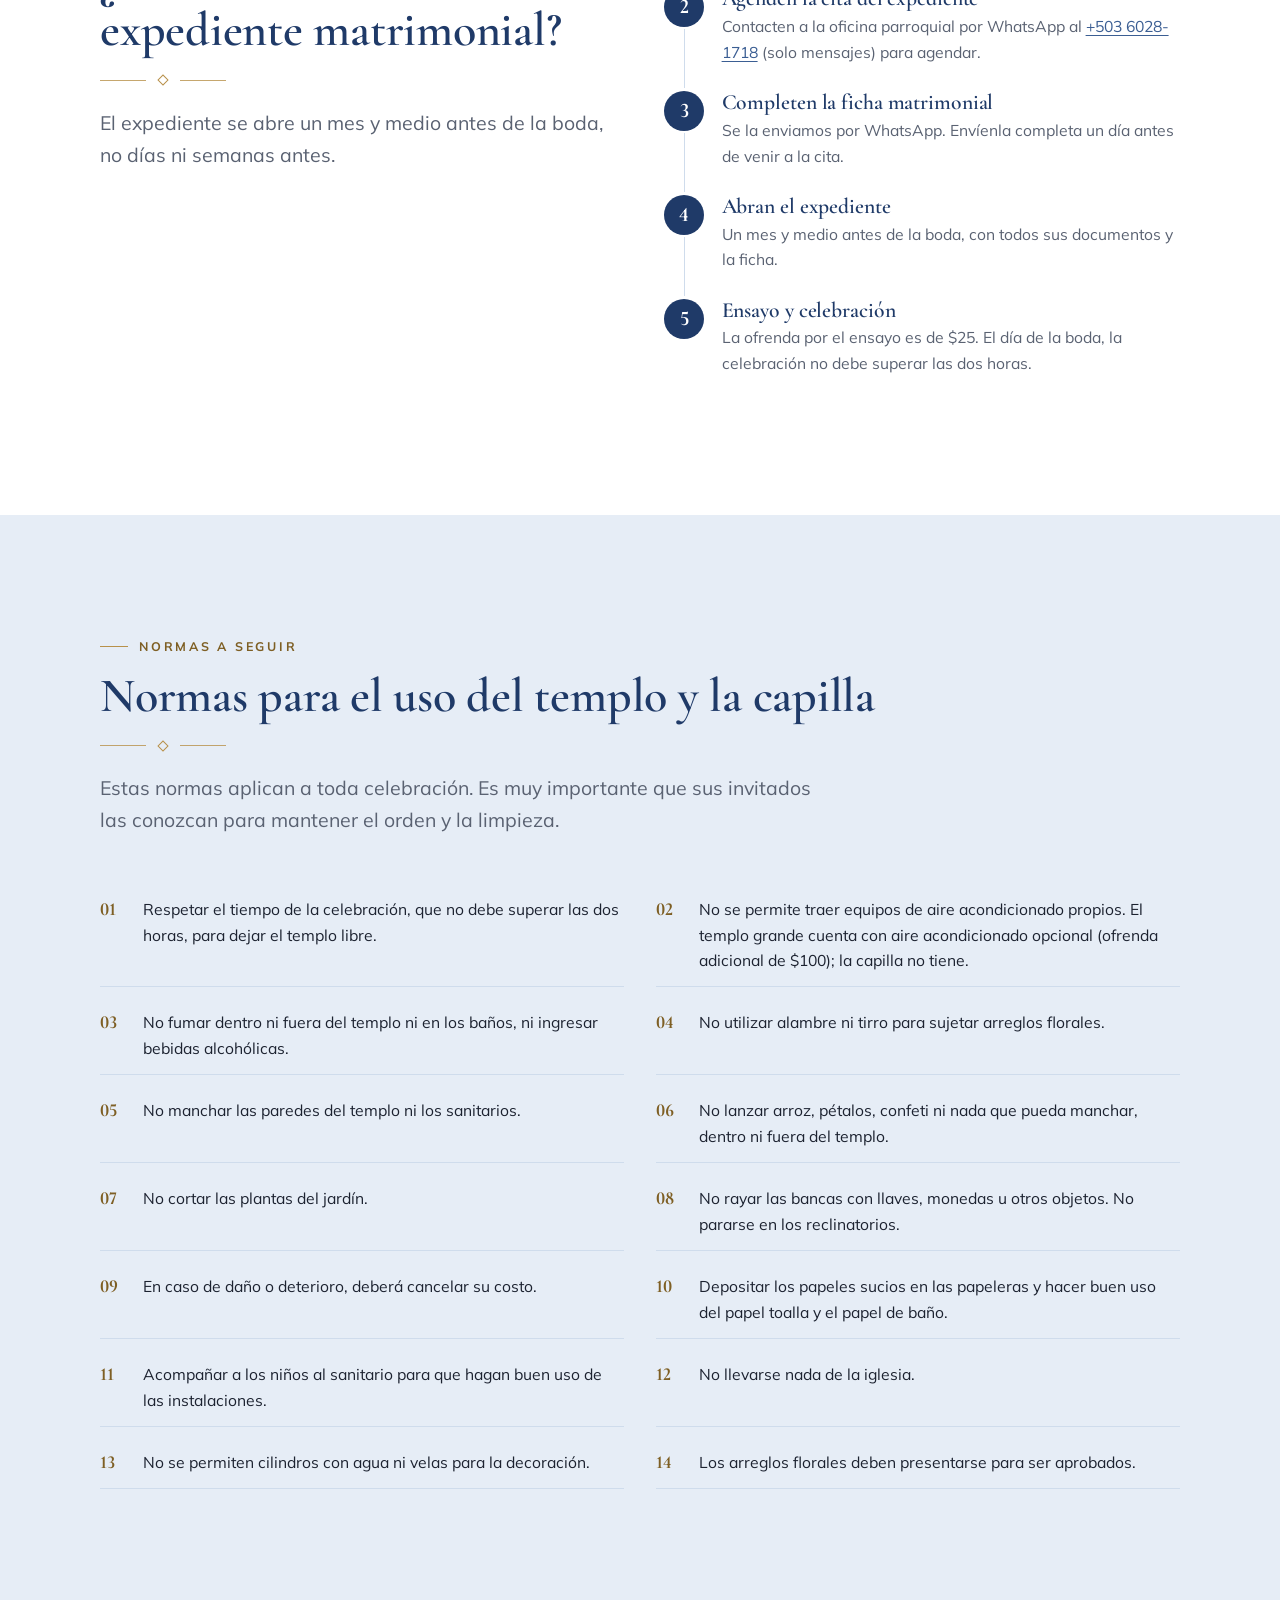
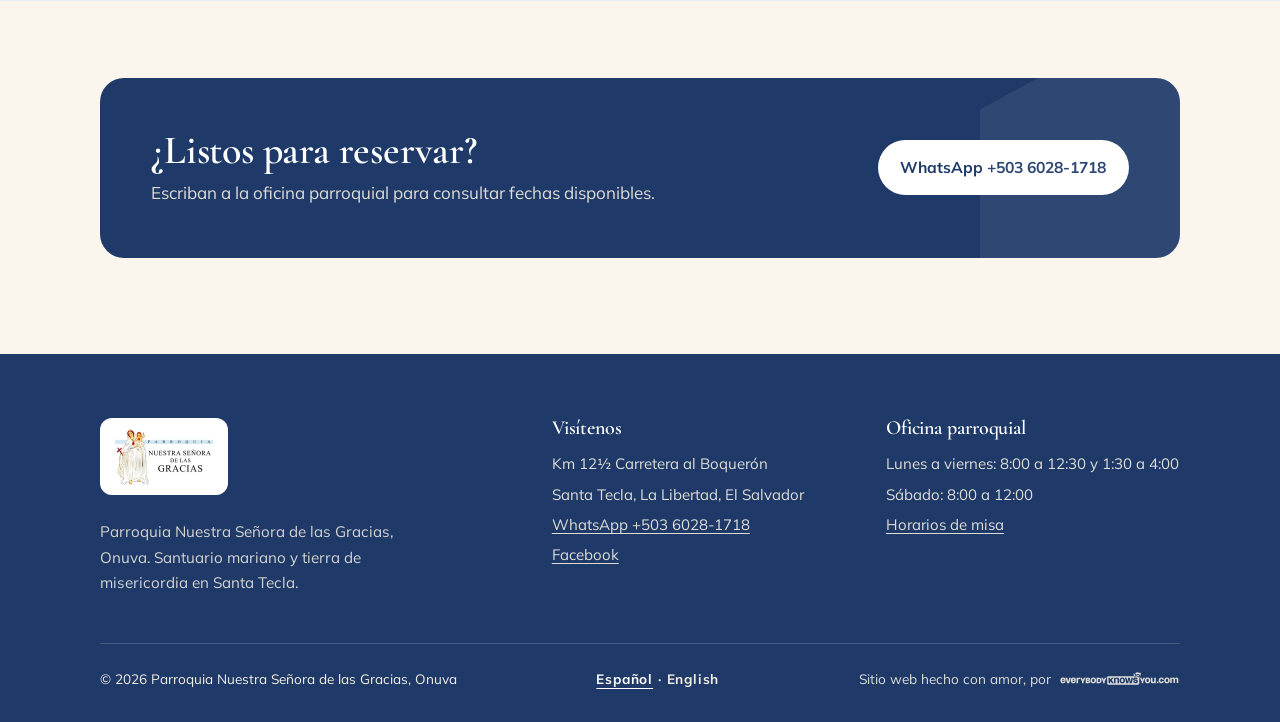
<file: bodas.html>
<!DOCTYPE html>
<html lang="es">
<head>
<meta charset="UTF-8">
<meta name="viewport" content="width=device-width, initial-scale=1.0">
<title>Requisitos para bodas | Parroquia Nuestra Señora de las Gracias, Onuva</title>
<meta name="description" content="Requisitos, ofrendas y normas para casarse en la Parroquia Nuestra Señora de las Gracias (Onuva), Santa Tecla. Ofrenda: capilla $200, templo $350.">
<meta name="robots" content="noindex, follow">
<link rel="canonical" href="https://parroquiaonuva.org/bodas.html">
<link rel="alternate" hreflang="es" href="https://parroquiaonuva.org/bodas.html">
<link rel="alternate" hreflang="en" href="https://parroquiaonuva.org/en/weddings.html">

<meta property="og:title" content="Requisitos para bodas en Onuva, Santa Tecla">
<meta property="og:description" content="Documentos, ofrendas, pasos y normas para celebrar su boda en la capilla o el templo grande de la Parroquia Nuestra Señora de las Gracias.">
<meta property="og:type" content="website">
<meta property="og:url" content="https://parroquiaonuva.org/bodas.html">
<meta property="og:image" content="https://parroquiaonuva.org/assets/images/social-share/social-share-parroquia-onuva.jpg">
<meta property="og:image:width" content="1200">
<meta property="og:image:height" content="630">
<meta property="og:locale" content="es_SV">
<meta name="twitter:card" content="summary_large_image">
<meta name="theme-color" content="#1F3A68">

<link rel="icon" href="favicon.ico" sizes="any">
<link rel="icon" type="image/png" sizes="32x32" href="favicon-32x32.png">
<link rel="apple-touch-icon" sizes="180x180" href="apple-touch-icon.png">
<link rel="manifest" href="site.webmanifest">

<link rel="preload" as="image" type="image/webp" href="assets/images/hero/interior-templo-grande-boda-parroquia-onuva-1800.webp">
<link rel="preconnect" href="https://fonts.googleapis.com">
<link rel="preconnect" href="https://fonts.gstatic.com" crossorigin>
<link rel="preload" as="style" href="https://fonts.googleapis.com/css2?family=Cormorant+Garamond:ital,wght@0,500;0,600;0,700;1,500&family=Mulish:wght@400;600;700;800&display=swap">
<link rel="stylesheet" href="https://fonts.googleapis.com/css2?family=Cormorant+Garamond:ital,wght@0,500;0,600;0,700;1,500&family=Mulish:wght@400;600;700;800&display=swap" media="print" onload="this.media='all'">
<noscript><link rel="stylesheet" href="https://fonts.googleapis.com/css2?family=Cormorant+Garamond:ital,wght@0,500;0,600;0,700;1,500&family=Mulish:wght@400;600;700;800&display=swap"></noscript>

<link rel="stylesheet" href="assets/css/tokens.css?v=20261009a">
<link rel="stylesheet" href="assets/css/styles.css?v=20261009a">
</head>
<body>
<a class="skip" href="#contenido">Saltar al contenido</a>

<header class="site-header">
  <nav class="wrap nav" aria-label="Principal">
    <a class="brand" href="index.html" aria-label="Parroquia Nuestra Señora de las Gracias, inicio">
      <img src="assets/images/logos/logo-parroquia-onuva-120.webp" srcset="assets/images/logos/logo-parroquia-onuva-120.webp 1x, assets/images/logos/logo-parroquia-onuva-240.webp 2x" width="204" height="120" alt="Logo de la Parroquia Nuestra Señora de las Gracias, Onuva">
    </a>
    <ul class="menu" id="menu">
      <li><a href="#ofrendas">Ofrendas</a></li>
      <li><a href="#documentos">Documentos</a></li>
      <li><a href="#pasos">Pasos</a></li>
      <li><a href="#normas">Normas</a></li>
      <li><a href="index.html">Inicio</a></li>
      <li class="cta-li"><a class="btn btn-primary nav-cta" href="https://wa.me/50360281718?text=Hola%2C%20quisiera%20informaci%C3%B3n%20para%20una%20boda." target="_blank" rel="noopener">WhatsApp</a></li>
    </ul>
    <div class="lang"><span class="active">ES</span> · <a href="en/weddings.html" hreflang="en" lang="en">EN</a></div>
    <button class="menu-toggle" aria-label="Abrir menú" aria-expanded="false" aria-controls="menu"><span></span><span></span><span></span></button>
  </nav>
</header>

<main id="contenido">
  <section class="page-hero">
    <img src="assets/images/hero/interior-templo-grande-boda-parroquia-onuva-1800.webp" srcset="assets/images/hero/interior-templo-grande-boda-parroquia-onuva-900.webp 900w, assets/images/hero/interior-templo-grande-boda-parroquia-onuva-1800.webp 1800w" sizes="100vw" width="1800" height="1350" fetchpriority="high" alt="Interior del templo grande de la Parroquia Nuestra Señora de las Gracias, Onuva, con flores blancas para una boda">
    <div class="wrap">
      <p class="crumbs"><a href="index.html">Inicio</a> / Bodas</p>
      <span class="eyebrow">Sacramento del matrimonio</span>
      <h1>Requisitos para casarse en Onuva</h1>
      <p>Todo lo que necesitan saber para celebrar su boda en la capilla o en el templo grande de la Parroquia Nuestra Señora de las Gracias, en Santa Tecla.</p>
    </div>
  </section>

  <section class="section">
    <div class="wrap two-col">
      <div class="reveal">
        <span class="eyebrow">Antes de empezar</span>
        <p class="intro-quote" style="margin-top:1rem">“Tanto el templo como la capilla son lugares sagrados, y lo que ustedes solicitan es la celebración de un sacramento.”</p>
      </div>
      <div class="reveal d1">
        <p>La parroquia no presta el templo como un negocio, sino como un servicio. Aquí se celebra solo la ceremonia religiosa; la fiesta será en otro lugar.</p>
        <p>Les pedimos leer con calma esta página, reunir sus documentos y compartir las normas con sus invitados para mantener el orden y la limpieza del templo y la capilla.</p>
        <div class="tools">
          <button class="btn btn-ghost" type="button" data-print>
            <svg viewBox="0 0 24 24" fill="none" stroke="currentColor" stroke-width="1.8" aria-hidden="true"><path d="M6 9V3h12v6M6 18H4v-7h16v7h-2"/><rect x="6" y="14" width="12" height="7"/></svg>
            Imprimir esta página</button>
          <a class="btn btn-primary" href="https://wa.me/50360281718?text=Hola%2C%20quisiera%20informaci%C3%B3n%20para%20una%20boda." target="_blank" rel="noopener">Consultar fechas</a>
        </div>
      </div>
    </div>
  </section>

  <section class="section section-sky" id="ofrendas">
    <div class="wrap">
      <div class="section-head reveal">
        <span class="eyebrow">Reserva</span>
        <h2>¿Cuál es la ofrenda para casarse en Onuva?</h2>
        <div class="orn" aria-hidden="true"><span></span></div>
        <p class="lead">En la capilla la ofrenda es de $200, sin depósito. En el templo grande la ofrenda es de $350, más un depósito de $100 que sirve de reserva y se devuelve si se respetan las normas.</p>
      </div>
      <div class="reveal">
        <table class="prices">
          <thead><tr><th scope="col">Concepto</th><th scope="col">Ofrenda</th></tr></thead>
          <tbody>
            <tr><td><strong>Capilla</strong><small>Para unas 50 personas. Ofrenda única: no lleva depósito y no tiene aire acondicionado.</small></td><td class="amount">$200</td></tr>
            <tr><td><strong>Templo grande</strong><small>Para unas 300 personas.</small></td><td class="amount">$350</td></tr>
            <tr><td><strong>Depósito del templo grande</strong><small>Sirve de reserva. Se devuelve después de la boda si se respetan las normas; si no se respetan, no se devuelve. La capilla no lleva depósito.</small></td><td class="amount">$100</td></tr>
            <tr><td><strong>Aire acondicionado (opcional)</strong><small>Ofrenda adicional, solo en el templo grande, si lo desean. La capilla no tiene aire acondicionado.</small></td><td class="amount">$100</td></tr>
            <tr><td><strong>Ensayo de boda</strong></td><td class="amount">$25</td></tr>
          </tbody>
        </table>
      </div>
    </div>
  </section>

  <section class="section" id="documentos">
    <div class="wrap two-col">
      <div class="reveal">
        <span class="eyebrow">Requisitos</span>
        <h2 style="margin-top:.9rem">¿Qué documentos necesitan?</h2>
        <div class="orn" aria-hidden="true"><span></span></div>
        <p class="lead">Solo se agenda la cita del expediente si tienen toda la documentación completa. Marquen cada documento a medida que lo tengan.</p>
        <div class="callout" style="margin-top:1.6rem">
          <svg viewBox="0 0 24 24" fill="none" stroke="currentColor" stroke-width="1.6" aria-hidden="true"><circle cx="12" cy="12" r="9"/><path d="M12 8v5M12 16h.01"/></svg>
          <p><strong>¿No viven en nuestro territorio parroquial?</strong> Pidan el permiso matrimonial en la parroquia que les corresponde (la más cercana a donde residen) y preséntenlo junto con sus documentos.</p>
        </div>
      </div>
      <div class="reveal d1">
        <ul class="checklist">
          <li><label><input type="checkbox"><span>Constancia de bautismo<small>De cada uno de los novios.</small></span></label></li>
          <li><label><input type="checkbox"><span>Constancia de confirmación<small>De cada uno de los novios.</small></span></label></li>
          <li><label><input type="checkbox"><span>Fotocopias de DUI o pasaporte<small>De los dos novios.</small></span></label></li>
          <li><label><input type="checkbox"><span>Dos testigos con fotocopia de DUI o pasaporte<small>Deben ser amigos, no familiares.</small></span></label></li>
          <li><label><input type="checkbox"><span>Acta de matrimonio civil<small>Si ya están casados por lo civil. Si no, se adjunta después de abrir el expediente, pero antes de la boda religiosa.</small></span></label></li>
          <li><label><input type="checkbox"><span>Constancia de charlas prematrimoniales<small>Si las harán aquí en Onuva, pidan el contacto de los encargados a la oficina.</small></span></label></li>
          <li><label><input type="checkbox"><span>Credenciales del sacerdote (si traen uno)<small>Fotocopias de sus credenciales.</small></span></label></li>
        </ul>
        <p class="progress" id="progress" aria-live="polite"></p>
      </div>
    </div>
  </section>

  <section class="section section-white" id="pasos">
    <div class="wrap two-col">
      <div class="reveal">
        <span class="eyebrow">Paso a paso</span>
        <h2 style="margin-top:.9rem">¿Cómo se abre el expediente matrimonial?</h2>
        <div class="orn" aria-hidden="true"><span></span></div>
        <p class="lead">El expediente se abre un mes y medio antes de la boda, no días ni semanas antes.</p>
      </div>
      <ol class="steps reveal d1">
        <li><h3>Reúnan todos los documentos</h3><p>Sin la documentación completa no se puede agendar la cita.</p></li>
        <li><h3>Agenden la cita del expediente</h3><p>Contacten a la oficina parroquial por WhatsApp al <a href="https://wa.me/50360281718" target="_blank" rel="noopener">+503 6028-1718</a> (solo mensajes) para agendar.</p></li>
        <li><h3>Completen la ficha matrimonial</h3><p>Se la enviamos por WhatsApp. Envíenla completa un día antes de venir a la cita.</p></li>
        <li><h3>Abran el expediente</h3><p>Un mes y medio antes de la boda, con todos sus documentos y la ficha.</p></li>
        <li><h3>Ensayo y celebración</h3><p>La ofrenda por el ensayo es de $25. El día de la boda, la celebración no debe superar las dos horas.</p></li>
      </ol>
    </div>
  </section>

  <section class="section section-sky" id="normas">
    <div class="wrap">
      <div class="section-head reveal">
        <span class="eyebrow">Normas a seguir</span>
        <h2>Normas para el uso del templo y la capilla</h2>
        <div class="orn" aria-hidden="true"><span></span></div>
        <p class="lead">Estas normas aplican a toda celebración. Es muy importante que sus invitados las conozcan para mantener el orden y la limpieza.</p>
      </div>
      <ol class="rules reveal">
        <li>Respetar el tiempo de la celebración, que no debe superar las dos horas, para dejar el templo libre.</li>
        <li>No se permite traer equipos de aire acondicionado propios. El templo grande cuenta con aire acondicionado opcional (ofrenda adicional de $100); la capilla no tiene.</li>
        <li>No fumar dentro ni fuera del templo ni en los baños, ni ingresar bebidas alcohólicas.</li>
        <li>No utilizar alambre ni tirro para sujetar arreglos florales.</li>
        <li>No manchar las paredes del templo ni los sanitarios.</li>
        <li>No lanzar arroz, pétalos, confeti ni nada que pueda manchar, dentro ni fuera del templo.</li>
        <li>No cortar las plantas del jardín.</li>
        <li>No rayar las bancas con llaves, monedas u otros objetos. No pararse en los reclinatorios.</li>
        <li>En caso de daño o deterioro, deberá cancelar su costo.</li>
        <li>Depositar los papeles sucios en las papeleras y hacer buen uso del papel toalla y el papel de baño.</li>
        <li>Acompañar a los niños al sanitario para que hagan buen uso de las instalaciones.</li>
        <li>No llevarse nada de la iglesia.</li>
        <li>No se permiten cilindros con agua ni velas para la decoración.</li>
        <li>Los arreglos florales deben presentarse para ser aprobados.</li>
      </ol>
    </div>
  </section>

  <section class="wrap reveal" aria-label="Contacto" style="margin-top:clamp(3rem,6vw,5rem)">
    <div class="band">
      <div>
        <h2>¿Listos para reservar?</h2>
        <p>Escriban a la oficina parroquial para consultar fechas disponibles.</p>
      </div>
      <a class="btn btn-light" href="https://wa.me/50360281718?text=Hola%2C%20quisiera%20consultar%20fechas%20para%20una%20boda." target="_blank" rel="noopener">WhatsApp +503 6028-1718</a>
    </div>
  </section>
</main>

<footer class="site-footer">
  <div class="wrap">
    <div class="foot-grid">
      <div class="foot-brand">
        <span class="badge"><img src="assets/images/logos/logo-parroquia-onuva-120.webp" width="204" height="120" loading="lazy" alt="Logo de la Parroquia Nuestra Señora de las Gracias, Onuva"></span>
        <p>Parroquia Nuestra Señora de las Gracias, Onuva. Santuario mariano y tierra de misericordia en Santa Tecla.</p>
      </div>
      <div>
        <h3>Visítenos</h3>
        <ul>
          <li>Km 12½ Carretera al Boquerón</li>
          <li>Santa Tecla, La Libertad, El Salvador</li>
          <li><a href="https://wa.me/50360281718" target="_blank" rel="noopener">WhatsApp +503 6028-1718</a></li>
          <li><a href="https://www.facebook.com/p/Parroquia-Nuestra-Se%C3%B1ora-de-las-Gracias-100068070938426/" target="_blank" rel="noopener">Facebook</a></li>
        </ul>
      </div>
      <div>
        <h3>Oficina parroquial</h3>
        <ul>
          <li>Lunes a viernes: 8:00 a 12:30 y 1:30 a 4:00</li>
          <li>Sábado: 8:00 a 12:00</li>
          <li><a href="index.html#horarios">Horarios de misa</a></li>
        </ul>
      </div>
    </div>
    <div class="foot-bottom">
      <span>© <span data-year>2026</span> Parroquia Nuestra Señora de las Gracias, Onuva</span>
      <div class="lang"><span class="active">Español</span> · <a href="en/weddings.html" hreflang="en" lang="en">English</a></div>
      <a class="eky-credit" href="https://everybodyknowsyou.com" target="_blank" rel="noopener" aria-label="Sitio web hecho con amor por everybodyknowsyou.com">
        <span class="eky-credit__text">Sitio web hecho con amor, por</span>
        <svg focusable="false" aria-hidden="true" xmlns="http://www.w3.org/2000/svg" viewBox="0 0 1296.95 160.34"> <defs> <style> .cls-1 { fill: var(--eky-bg, #ffffff); } .cls-2 { fill: var(--eky-fg, currentColor); } </style> </defs> <g> <g> <g> <rect class="cls-2" x="515.16" y="55.21" width="342.62" height="90.52" rx="12" ry="12"/> <path class="cls-1" d="M530.13,71.12h16.6v15.46l-.24,6.96h.32l3.32-4.61,15.14-17.81h19.83l-22.02,25.02,22.18,33.68h-19.92l-13.76-20.73-4.86,5.34v15.38h-16.6v-58.69Z"/> <path class="cls-1" d="M604.13,71.12v8.01h.32c4.53-6.23,10.53-9.23,18.54-9.23,12.47,0,18.94,7.29,18.94,22.02v37.89h-16.6v-35.3c0-7.69-2.75-10.85-8.58-10.85-7.21,0-11.82,4.7-11.82,12.14v34h-16.6v-58.69h15.79Z"/> <path class="cls-1" d="M647.37,100.43c0-17.57,11.09-30.52,29.31-30.52s29.31,12.95,29.31,30.52-11.09,30.6-29.31,30.6-29.31-13.03-29.31-30.6ZM688.66,100.43c0-9.8-3.81-17.16-11.98-17.16s-11.98,7.37-11.98,17.16,3.81,17.24,11.98,17.24,11.98-7.45,11.98-17.24Z"/> <path class="cls-1" d="M705.66,71.12h17.57l6.64,35.62c.41,2.02.73,4.86,1.14,6.88h.32l1.21-6.88,6.88-35.62h18.54l7.45,35.62,1.29,6.88h.32l1.05-6.88,5.99-35.62h17.24l-13.28,58.69h-21.53l-6.64-32.38-1.29-6.88h-.32l-1.21,6.88-6.56,32.38h-21.45l-13.36-58.69Z"/> <path class="cls-1" d="M791.81,110.79l17-.08c.57,4.78,3.72,7.53,9.31,7.53,4.61,0,7.85-1.7,7.85-5.26,0-2.67-1.78-4.37-5.59-5.26l-14.09-3.24c-8.98-2.02-13.84-7.77-13.84-16.27,0-11.5,8.99-18.3,24.69-18.3,14.65,0,23.56,6.96,23.8,18.05h-17c-.49-3.32-2.67-5.67-7.69-5.67-4.37,0-7.21,1.54-7.21,4.61,0,2.43,1.7,3.81,5.59,4.7l14.09,3.24c9.23,2.1,14.09,8.18,14.09,16.84,0,12.71-10.28,19.35-24.77,19.35-16.19,0-25.99-7.77-26.23-20.24Z"/> </g> <g> <path class="cls-2" d="M918.06,100.39c0-17.57,11.09-30.52,29.31-30.52s29.31,12.95,29.31,30.52-11.09,30.6-29.31,30.6-29.31-13.03-29.31-30.6ZM959.34,100.39c0-9.8-3.81-17.16-11.98-17.16s-11.98,7.37-11.98,17.16,3.81,17.24,11.98,17.24,11.98-7.45,11.98-17.24Z"/> <path class="cls-2" d="M1018.85,129.78v-7.85h-.32c-4.61,6.15-10.52,9.07-17.89,9.07-11.98,0-18.46-7.29-18.46-21.94v-37.97h16.6v35.38c0,7.69,2.83,10.77,8.18,10.77,6.56,0,11.09-4.61,11.09-12.63v-33.52h16.6v58.69h-15.79Z"/> <path class="cls-2" d="M884.01,109.52l-20.4-38.4h17.84l8.26,17.75c.99,2.06,1.9,4.96,2.89,7.02h.33c.91-2.06,1.82-4.96,2.72-7.02l7.85-17.75h17.51l-20.07,38.57v21.31h-16.93v-21.47Z"/> </g> <g> <path class="cls-2" d="M14.66,100.39c0-17.97,10.85-30.52,29.55-30.52s28.01,12.47,27.36,34.41h-39.35c.89,8.91,4.53,14.01,11.66,14.01,5.67,0,9.31-3,10.44-8.5h16.76c-2.19,13.28-12.31,21.21-26.88,21.21-18.7,0-29.55-12.63-29.55-30.6ZM54.58,92.54c-1.05-6.56-4.78-9.96-10.36-9.96s-9.8,3.64-11.42,9.96h21.78Z"/> <path class="cls-2" d="M69.8,71.09h17.49l9.47,35.62c.57,2.02,1.05,4.86,1.62,6.88h.32l1.54-6.88,8.99-35.62h17.16l-17.81,58.69h-21.13l-17.65-58.69Z"/> <path class="cls-2" d="M124.69,100.39c0-17.97,10.85-30.52,29.55-30.52s28.01,12.47,27.36,34.41h-39.35c.89,8.91,4.53,14.01,11.66,14.01,5.67,0,9.31-3,10.44-8.5h16.76c-2.19,13.28-12.31,21.21-26.88,21.21-18.7,0-29.55-12.63-29.55-30.6ZM164.61,92.54c-1.05-6.56-4.78-9.96-10.36-9.96s-9.8,3.64-11.42,9.96h21.78Z"/> <path class="cls-2" d="M187.44,71.09h15.46v9.47h.32c3.64-7.37,8.74-10.69,15.71-10.69,1.86,0,3.56.24,5.1.81v15.79h-.32c-1.7-.49-3.24-.73-5.18-.73-9.15,0-14.49,5.42-14.49,16.11v27.93h-16.6v-58.69Z"/> <path class="cls-2" d="M285.57,71.09h26.15c13.52,0,20.97,5.42,20.97,14.82,0,6.15-3.08,10.36-9.96,12.39v.32c8.02,1.46,12.23,6.23,12.23,13.84,0,10.52-8.42,17.33-21.7,17.33h-27.69v-58.69ZM316.66,88.82c0-3.64-2.02-5.18-6.56-5.18h-7.93v10.77h7.93c4.37,0,6.56-1.86,6.56-5.59ZM318.6,111.24c0-3.81-2.27-5.99-6.88-5.99h-9.55v11.98h9.63c4.45,0,6.8-2.19,6.8-5.99Z"/> <path class="cls-2" d="M337.95,100.39c0-17.57,11.09-30.52,29.31-30.52s29.31,12.95,29.31,30.52-11.09,30.6-29.31,30.6-29.31-13.03-29.31-30.6ZM379.24,100.39c0-9.8-3.8-17.16-11.98-17.16s-11.98,7.37-11.98,17.16,3.8,17.24,11.98,17.24,11.98-7.45,11.98-17.24Z"/> <path class="cls-2" d="M402.08,71.09h24.13c18.62,0,29.63,10.36,29.63,29.31s-11.01,29.39-29.63,29.39h-24.13v-58.69ZM438.99,100.39c0-10.77-5.83-16.19-13.36-16.19h-6.96v32.46h6.96c7.53,0,13.36-5.51,13.36-16.27Z"/> <path class="cls-2" d="M471.04,109.52l-20.4-38.4h17.84l8.26,17.75c.99,2.06,1.9,4.96,2.89,7.02h.33c.91-2.06,1.82-4.96,2.72-7.02l7.85-17.75h17.51l-20.07,38.57v21.31h-16.93v-21.47Z"/> <path class="cls-2" d="M245.89,109.52l-20.4-38.4h17.84l8.26,17.75c.99,2.06,1.9,4.96,2.89,7.02h.33c.91-2.06,1.82-4.96,2.72-7.02l7.85-17.75h17.51l-20.07,38.57v21.31h-16.93v-21.47Z"/> </g> </g> <g> <g> <path class="cls-2" d="M837.89,14.05c5.42-1.65,11.14.47,13.85,5.48.39.72,1.1,1.2,1.88,1.34.7.12,1.52-.2,2.16-.74,4.05-3.38,9.74-3.68,14.06-.7,4.24,2.92,5.92,8.22,4.35,13.25l-6.96,22.26c-2.45,8.46-9.67,14.45-18.27,15.02-8.94.6-17.2-4.68-20.36-13.03-.17-.45-.5-.62-.88-.67s-.66.09-.98.46c-5.78,6.49-15.01,8.59-23.07,5.2-7.59-3.19-12.57-10.83-12.37-19.15.21-8.44,5.67-16.24,13.97-18.77l32.61-9.94ZM844.69,65.73c8.85,1.59,17.31-4.28,18.9-13.13,1.59-8.85-4.28-17.31-13.13-18.9-8.85-1.59-17.31,4.28-18.9,13.13s4.28,17.31,13.13,18.9ZM808.72,59.25c8.85,1.59,17.31-4.28,18.9-13.13,1.59-8.85-4.28-17.31-13.13-18.9-8.85-1.59-17.31,4.28-18.9,13.13-1.59,8.85,4.28,17.31,13.13,18.9Z"/> <g> <path class="cls-1" d="M850.46,33.7c8.85,1.59,14.72,10.06,13.13,18.9-1.59,8.85-10.06,14.72-18.9,13.13-8.85-1.59-14.72-10.06-13.13-18.9s10.06-14.72,18.9-13.13Z"/> <path class="cls-1" d="M814.49,27.22c8.85,1.59,14.72,10.06,13.13,18.9-1.59,8.85-10.06,14.72-18.9,13.13-8.85-1.59-14.72-10.06-13.13-18.9,1.59-8.85,10.06-14.72,18.9-13.13Z"/> </g> </g> <g> <g> <path class="cls-2" d="M847.57,56.91c-.06-.86-.28-1.56-.42-2.47.64.65,1.19,1.16,1.91,1.66,1.12.79,2.71.42,3.44-.7.73-1.11.45-2.64-.68-3.44-.71-.5-1.52-.66-2.4-1.05,1.54-.53,3.13-1,3.41-2.57.17-.93-.14-1.9-.84-2.43-1.03-.79-2.26-.75-3.22.02-.58.46-1.06.91-1.67,1.49.18-.89.4-1.63.45-2.5.09-1.44-1.09-2.58-2.46-2.58s-2.55,1.17-2.48,2.62c.04.85.33,1.53.43,2.46-.47-.54-.95-.89-1.43-1.33-1.13-1.04-2.8-.99-3.77.19-.91,1.1-.66,2.87.58,3.67.72.46,1.49.65,2.34.99-.88.38-1.73.56-2.45,1.09-1.21.89-1.32,2.65-.36,3.69,1.04,1.12,2.62,1.06,3.73.03l1.46-1.34c-.23.92-.51,1.75-.51,2.68,0,1.41,1.2,2.5,2.56,2.45s2.46-1.22,2.37-2.6Z"/> <path class="cls-2" d="M847.57,56.91c.09,1.38-1.03,2.55-2.37,2.6s-2.56-1.05-2.56-2.45c0-.94.27-1.76.51-2.68l-1.46,1.34c-1.12,1.03-2.7,1.09-3.73-.03-.96-1.04-.84-2.8.36-3.69.71-.53,1.56-.71,2.45-1.09-.85-.34-1.62-.53-2.34-.99-1.24-.79-1.49-2.57-.58-3.67.97-1.17,2.64-1.23,3.77-.19.48.45.96.79,1.43,1.33-.1-.93-.38-1.61-.43-2.46-.07-1.44,1.07-2.62,2.48-2.62s2.55,1.14,2.46,2.58c-.05.87-.27,1.6-.45,2.5.61-.58,1.09-1.03,1.67-1.49.96-.77,2.19-.81,3.22-.02.7.54,1,1.5.84,2.43-.28,1.57-1.87,2.04-3.41,2.57.88.39,1.69.54,2.4,1.05,1.13.8,1.41,2.33.68,3.44-.73,1.11-2.32,1.48-3.44.7-.72-.5-1.27-1.01-1.91-1.66.14.92.37,1.62.42,2.47Z"/> </g> <g> <path class="cls-2" d="M810.13,50.42c.09-1.04-.23-1.92-.46-2.9.76.65,1.37,1.38,2.24,1.82,1.23.63,2.73.08,3.32-1.08s.21-2.6-.95-3.29c-.73-.43-1.51-.63-2.28-.94.71-.21,1.29-.46,1.92-.73,1.42-.61,1.98-2.23,1.25-3.55s-2.48-1.69-3.67-.79c-.67.5-1.22,1.01-1.84,1.61.23-1.08.58-2.02.43-3.07-.18-1.23-1.33-2.03-2.49-2.01s-2.27.88-2.4,2.1c-.11,1.04.22,1.91.45,2.98-.52-.57-1.04-.93-1.58-1.42-1.11-1-2.86-.89-3.77.32s-.53,2.95.79,3.67c.74.41,1.47.63,2.23.89-.85.33-1.63.52-2.35.98-1.23.78-1.49,2.47-.66,3.57s2.46,1.35,3.58.48c.64-.49,1.17-.96,1.77-1.57-.22,1.07-.56,1.95-.45,2.98.14,1.28,1.29,2.13,2.5,2.11s2.29-.84,2.41-2.17Z"/> <path class="cls-2" d="M810.13,50.42c-.12,1.32-1.24,2.14-2.41,2.17s-2.36-.83-2.5-2.11c-.11-1.03.23-1.91.45-2.98-.6.61-1.13,1.08-1.77,1.57-1.12.87-2.73.66-3.58-.48s-.57-2.79.66-3.57c.72-.46,1.5-.64,2.35-.98-.77-.26-1.49-.48-2.23-.89-1.32-.73-1.68-2.5-.79-3.67s2.66-1.32,3.77-.32c.54.49,1.06.85,1.58,1.42-.23-1.07-.56-1.94-.45-2.98.13-1.22,1.24-2.08,2.4-2.1s2.31.78,2.49,2.01c.15,1.05-.2,1.99-.43,3.07.62-.6,1.17-1.1,1.84-1.61,1.2-.9,2.97-.5,3.67.79s.17,2.93-1.25,3.55c-.63.27-1.21.52-1.92.73.77.32,1.55.51,2.28.94,1.16.68,1.53,2.13.95,3.29s-2.09,1.71-3.32,1.08c-.87-.44-1.48-1.17-2.24-1.82.23.98.55,1.86.46,2.9Z"/> </g> </g> </g> </g> <g fill="var(--eky-fg, currentColor)"> <path d="M1046.08,112.99h15.96v16.61h-15.96v-16.61Z"/> <path d="M1065.91,100.33c0-17.49,11.29-30.39,29.1-30.39,13.79,0,25.15,8.06,26.36,22.41h-16.85c-.56-5.8-4.03-9.11-9.43-9.11-8.06,0-11.93,7.42-11.93,17.09s3.79,17.17,11.85,17.17c5.4,0,8.95-3.3,9.67-9.67h16.85c-1.13,14.91-12.66,22.97-26.52,22.97-18.14,0-29.1-12.98-29.1-30.47Z"/> <path d="M1124.75,100.33c0-17.49,11.04-30.39,29.18-30.39s29.18,12.9,29.18,30.39-11.04,30.47-29.18,30.47-29.18-12.98-29.18-30.47ZM1165.86,100.33c0-9.75-3.79-17.09-11.93-17.09s-11.93,7.33-11.93,17.09,3.79,17.17,11.93,17.17,11.93-7.42,11.93-17.17Z"/> <path d="M1204.31,71.15v7.98h.32c4.43-5.97,10.64-9.19,17.9-9.19s12.41,3.14,15.4,9.19h.32c4.92-6.21,10.72-9.19,17.9-9.19,12.58,0,19.27,8.71,19.27,22.81v36.84h-16.53v-34.26c0-7.66-2.34-11.69-8.06-11.69-6.53,0-10.56,5-10.56,12.9v33.05h-16.53v-34.34c0-7.58-2.42-11.61-8.14-11.61-6.61,0-10.48,5.24-10.48,12.9v33.05h-16.53v-58.44h15.72Z"/> </g> </svg>
      </a>
    </div>
  </div>
</footer>

<script src="assets/js/main.js?v=20261009a" defer></script>
</body>
</html>
</file>
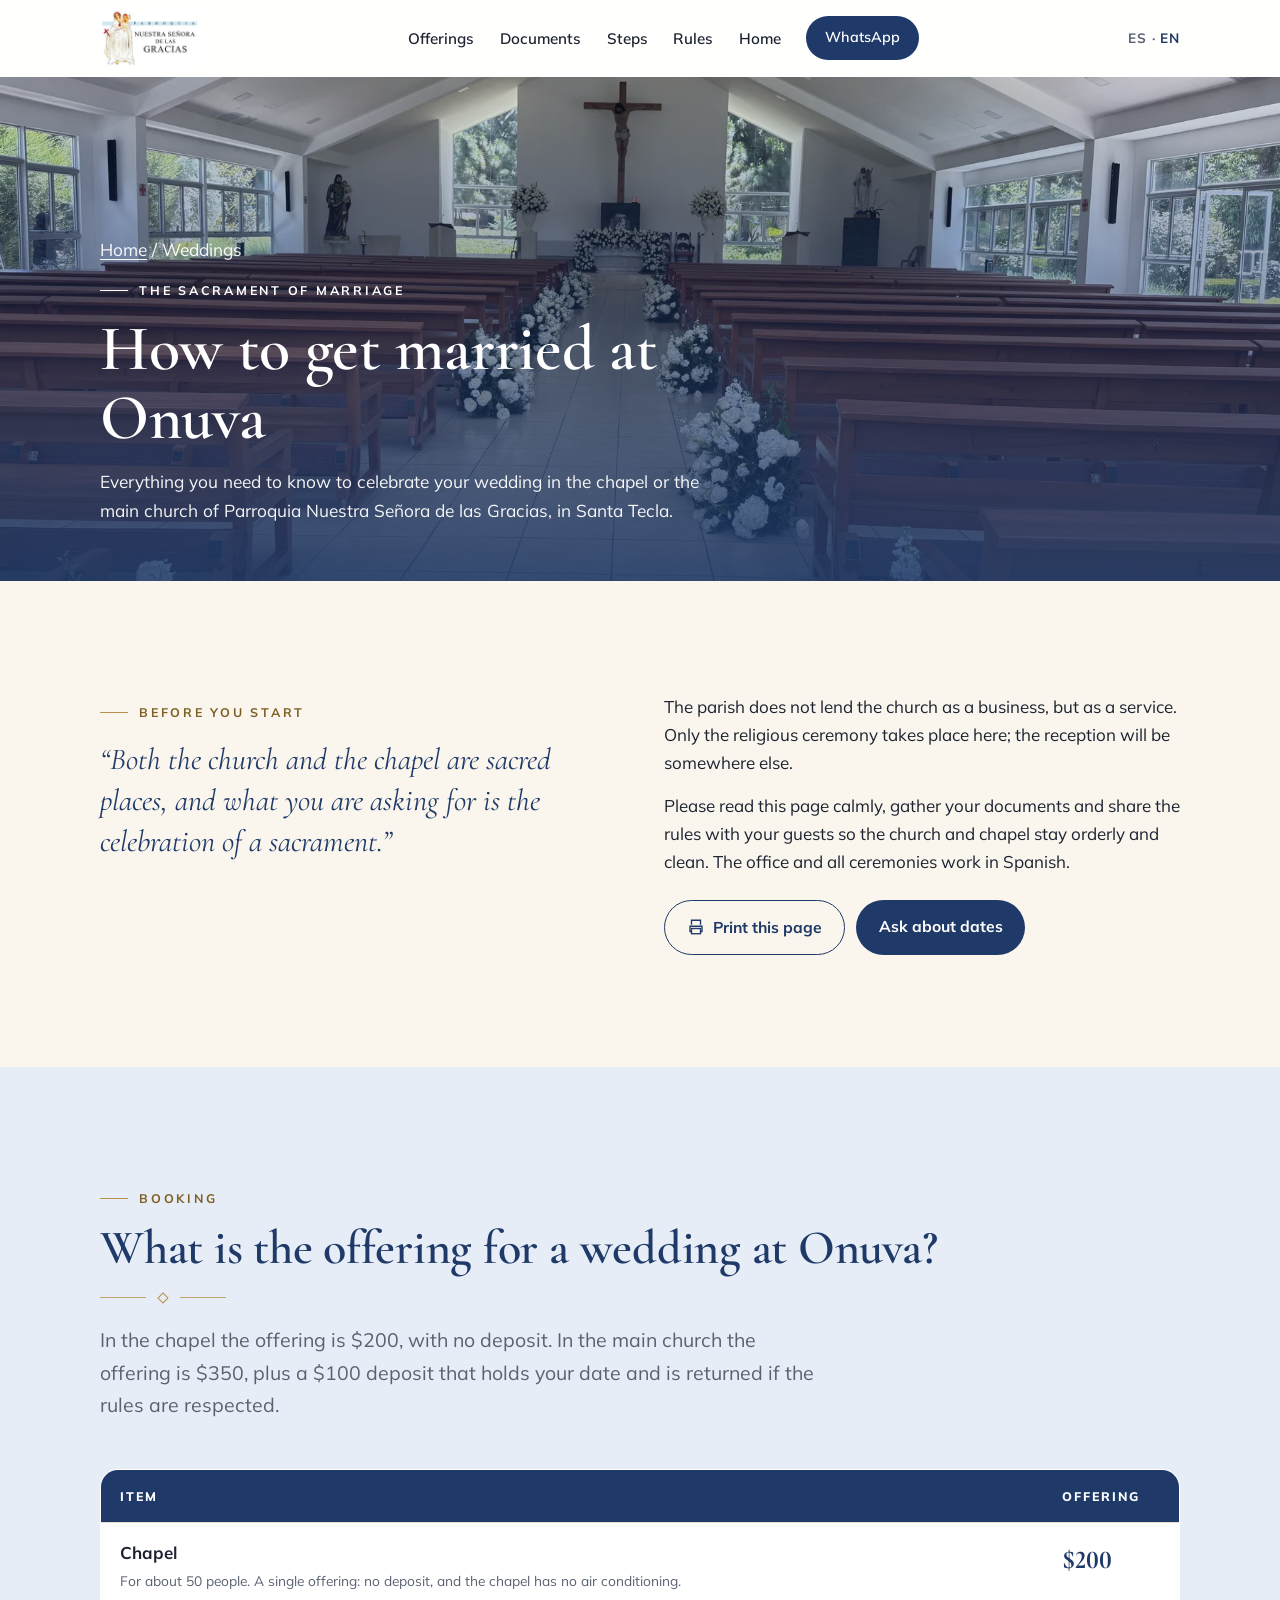
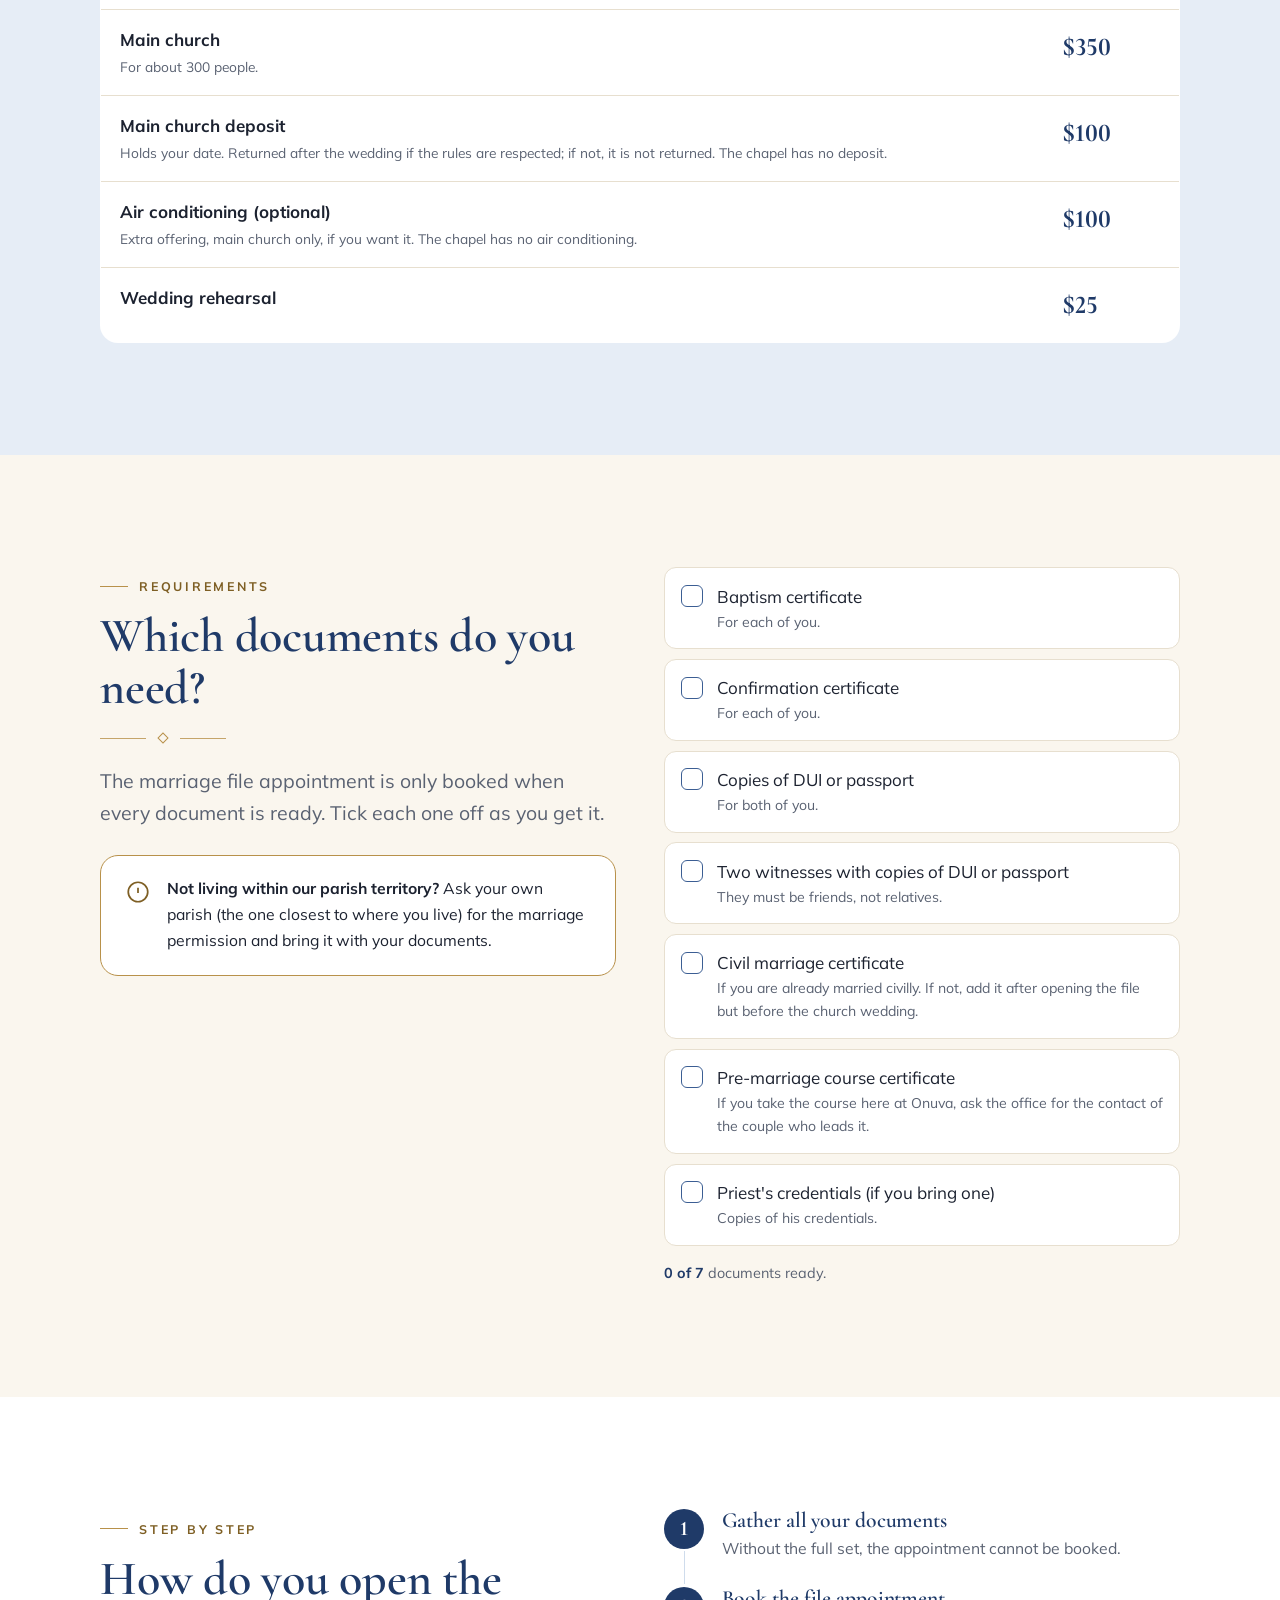
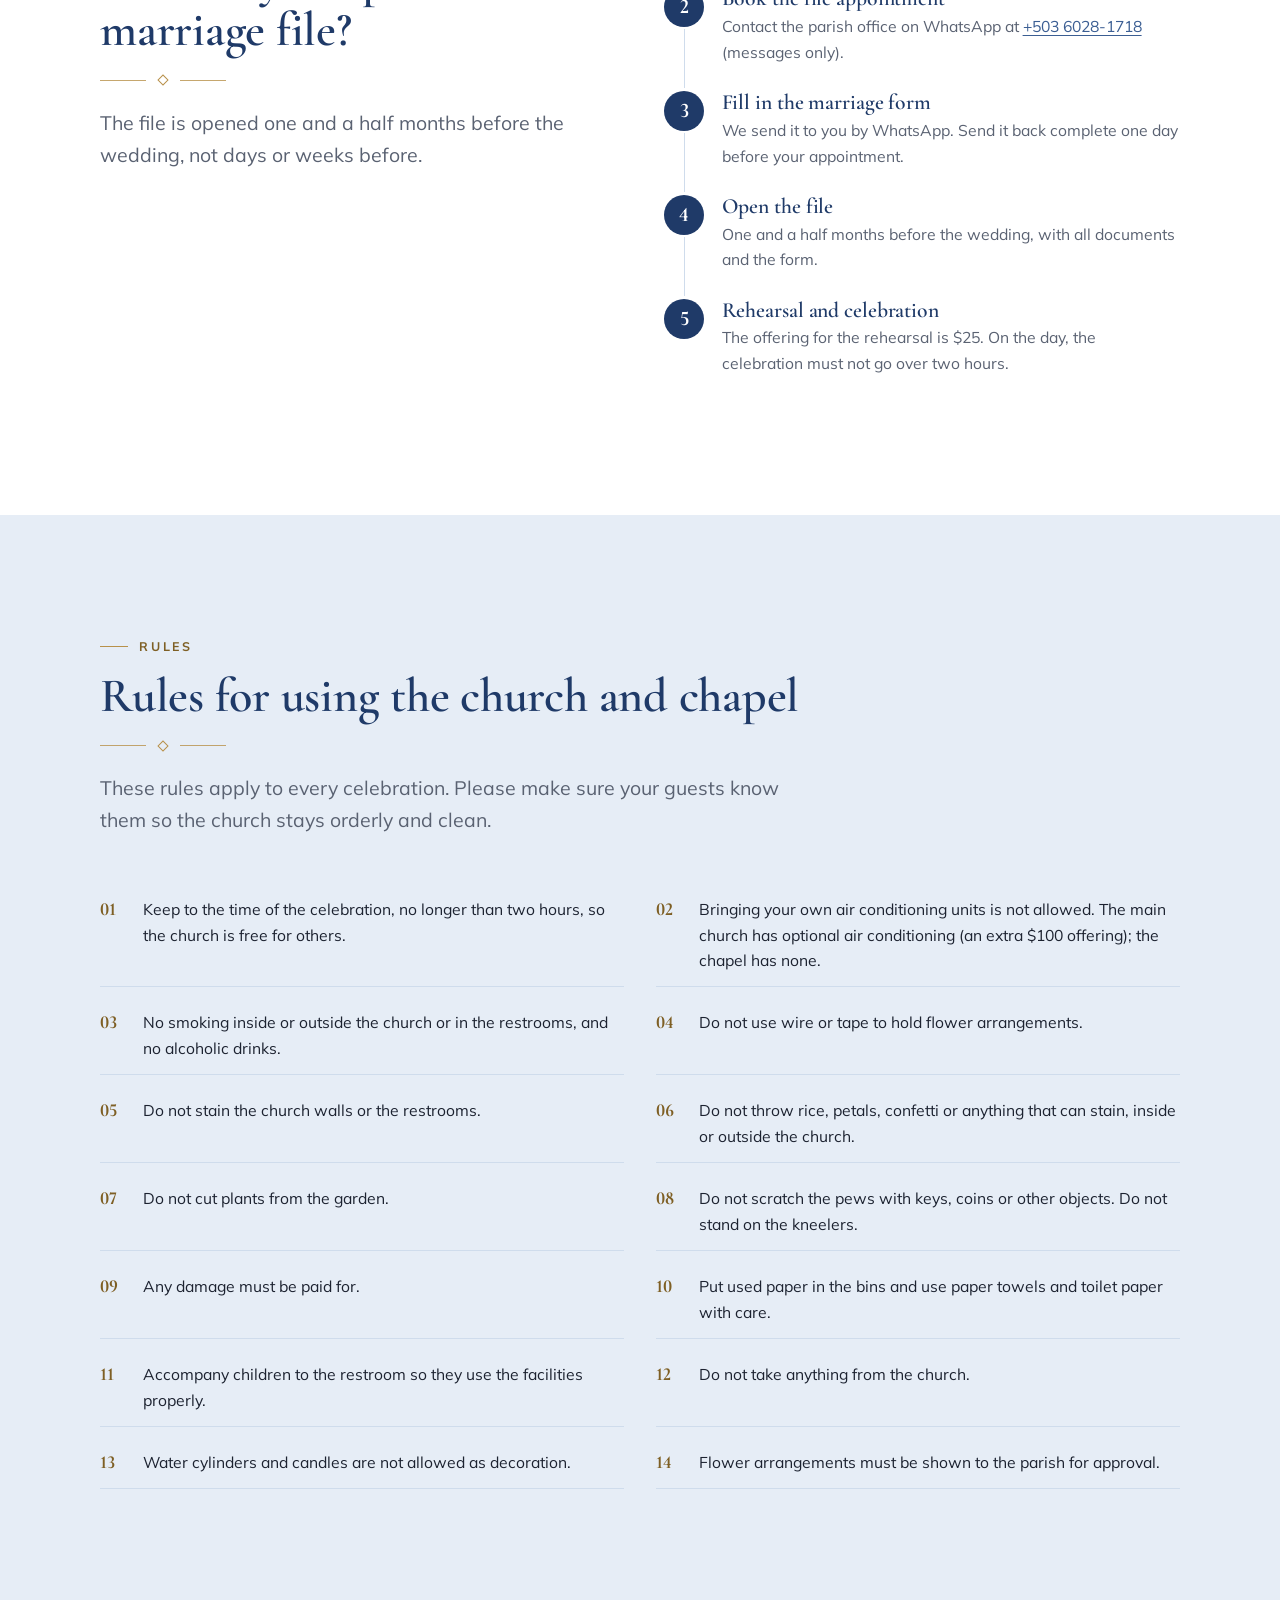
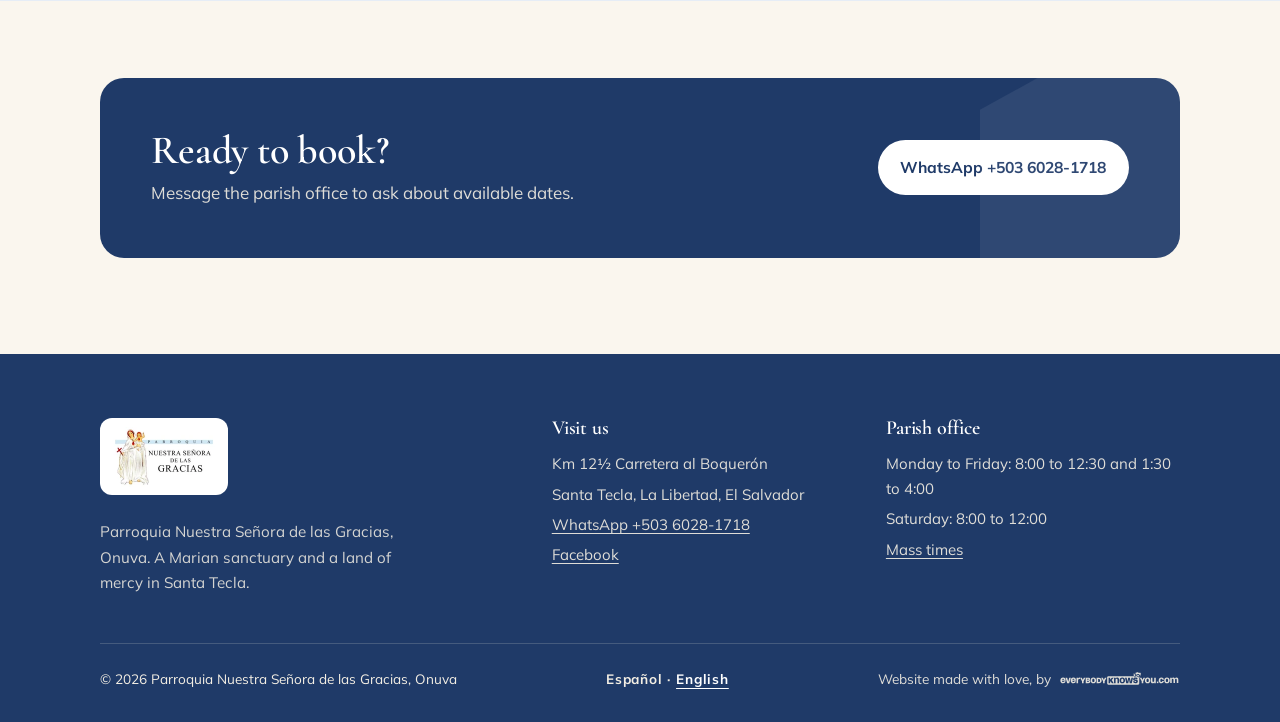
<file: en/weddings.html>
<!DOCTYPE html>
<html lang="en">
<head>
<meta charset="UTF-8">
<meta name="viewport" content="width=device-width, initial-scale=1.0">
<title>Wedding requirements | Our Lady of Graces Parish, Onuva</title>
<meta name="description" content="Requirements, offerings and rules for a wedding at Parroquia Nuestra Señora de las Gracias (Onuva), Santa Tecla. Offering: chapel $200, main church $350.">
<meta name="robots" content="noindex, follow">
<link rel="canonical" href="https://parroquiaonuva.org/en/weddings.html">
<link rel="alternate" hreflang="es" href="https://parroquiaonuva.org/bodas.html">
<link rel="alternate" hreflang="en" href="https://parroquiaonuva.org/en/weddings.html">

<meta property="og:title" content="Wedding requirements at Onuva, Santa Tecla">
<meta property="og:description" content="Documents, offerings, steps and rules for your wedding in the chapel or main church of Parroquia Nuestra Señora de las Gracias.">
<meta property="og:type" content="website">
<meta property="og:url" content="https://parroquiaonuva.org/en/weddings.html">
<meta property="og:image" content="https://parroquiaonuva.org/assets/images/social-share/social-share-parroquia-onuva.jpg">
<meta property="og:image:width" content="1200">
<meta property="og:image:height" content="630">
<meta property="og:locale" content="en_US">
<meta name="twitter:card" content="summary_large_image">
<meta name="theme-color" content="#1F3A68">

<link rel="icon" href="../favicon.ico" sizes="any">
<link rel="icon" type="image/png" sizes="32x32" href="../favicon-32x32.png">
<link rel="apple-touch-icon" sizes="180x180" href="../apple-touch-icon.png">
<link rel="manifest" href="../site.webmanifest">

<link rel="preload" as="image" type="image/webp" href="../assets/images/hero/interior-templo-grande-boda-parroquia-onuva-1800.webp">
<link rel="preconnect" href="https://fonts.googleapis.com">
<link rel="preconnect" href="https://fonts.gstatic.com" crossorigin>
<link rel="preload" as="style" href="https://fonts.googleapis.com/css2?family=Cormorant+Garamond:ital,wght@0,500;0,600;0,700;1,500&family=Mulish:wght@400;600;700;800&display=swap">
<link rel="stylesheet" href="https://fonts.googleapis.com/css2?family=Cormorant+Garamond:ital,wght@0,500;0,600;0,700;1,500&family=Mulish:wght@400;600;700;800&display=swap" media="print" onload="this.media='all'">
<noscript><link rel="stylesheet" href="https://fonts.googleapis.com/css2?family=Cormorant+Garamond:ital,wght@0,500;0,600;0,700;1,500&family=Mulish:wght@400;600;700;800&display=swap"></noscript>

<link rel="stylesheet" href="../assets/css/tokens.css?v=20261009a">
<link rel="stylesheet" href="../assets/css/styles.css?v=20261009a">
</head>
<body>
<a class="skip" href="#content">Skip to content</a>

<header class="site-header">
  <nav class="wrap nav" aria-label="Main">
    <a class="brand" href="index.html" aria-label="Parroquia Nuestra Señora de las Gracias, home">
      <img src="../assets/images/logos/logo-parroquia-onuva-120.webp" srcset="../assets/images/logos/logo-parroquia-onuva-120.webp 1x, ../assets/images/logos/logo-parroquia-onuva-240.webp 2x" width="204" height="120" alt="Logo of Parroquia Nuestra Señora de las Gracias, Onuva">
    </a>
    <ul class="menu" id="menu">
      <li><a href="#offerings">Offerings</a></li>
      <li><a href="#documents">Documents</a></li>
      <li><a href="#steps">Steps</a></li>
      <li><a href="#rules">Rules</a></li>
      <li><a href="index.html">Home</a></li>
      <li class="cta-li"><a class="btn btn-primary nav-cta" href="https://wa.me/50360281718?text=Hello%2C%20I%20would%20like%20information%20about%20a%20wedding." target="_blank" rel="noopener">WhatsApp</a></li>
    </ul>
    <div class="lang"><a href="../bodas.html" hreflang="es" lang="es">ES</a> · <span class="active">EN</span></div>
    <button class="menu-toggle" aria-label="Open menu" aria-expanded="false" aria-controls="menu"><span></span><span></span><span></span></button>
  </nav>
</header>

<main id="content">
  <section class="page-hero">
    <img src="../assets/images/hero/interior-templo-grande-boda-parroquia-onuva-1800.webp" srcset="../assets/images/hero/interior-templo-grande-boda-parroquia-onuva-900.webp 900w, ../assets/images/hero/interior-templo-grande-boda-parroquia-onuva-1800.webp 1800w" sizes="100vw" width="1800" height="1350" fetchpriority="high" alt="Inside the main church of Parroquia Nuestra Señora de las Gracias, Onuva, with white flowers for a wedding">
    <div class="wrap">
      <p class="crumbs"><a href="index.html">Home</a> / Weddings</p>
      <span class="eyebrow">The sacrament of marriage</span>
      <h1>How to get married at Onuva</h1>
      <p>Everything you need to know to celebrate your wedding in the chapel or the main church of Parroquia Nuestra Señora de las Gracias, in Santa Tecla.</p>
    </div>
  </section>

  <section class="section">
    <div class="wrap two-col">
      <div class="reveal">
        <span class="eyebrow">Before you start</span>
        <p class="intro-quote" style="margin-top:1rem">“Both the church and the chapel are sacred places, and what you are asking for is the celebration of a sacrament.”</p>
      </div>
      <div class="reveal d1">
        <p>The parish does not lend the church as a business, but as a service. Only the religious ceremony takes place here; the reception will be somewhere else.</p>
        <p>Please read this page calmly, gather your documents and share the rules with your guests so the church and chapel stay orderly and clean. The office and all ceremonies work in Spanish.</p>
        <div class="tools">
          <button class="btn btn-ghost" type="button" data-print>
            <svg viewBox="0 0 24 24" fill="none" stroke="currentColor" stroke-width="1.8" aria-hidden="true"><path d="M6 9V3h12v6M6 18H4v-7h16v7h-2"/><rect x="6" y="14" width="12" height="7"/></svg>
            Print this page</button>
          <a class="btn btn-primary" href="https://wa.me/50360281718?text=Hello%2C%20I%20would%20like%20information%20about%20a%20wedding." target="_blank" rel="noopener">Ask about dates</a>
        </div>
      </div>
    </div>
  </section>

  <section class="section section-sky" id="offerings">
    <div class="wrap">
      <div class="section-head reveal">
        <span class="eyebrow">Booking</span>
        <h2>What is the offering for a wedding at Onuva?</h2>
        <div class="orn" aria-hidden="true"><span></span></div>
        <p class="lead">In the chapel the offering is $200, with no deposit. In the main church the offering is $350, plus a $100 deposit that holds your date and is returned if the rules are respected.</p>
      </div>
      <div class="reveal">
        <table class="prices">
          <thead><tr><th scope="col">Item</th><th scope="col">Offering</th></tr></thead>
          <tbody>
            <tr><td><strong>Chapel</strong><small>For about 50 people. A single offering: no deposit, and the chapel has no air conditioning.</small></td><td class="amount">$200</td></tr>
            <tr><td><strong>Main church</strong><small>For about 300 people.</small></td><td class="amount">$350</td></tr>
            <tr><td><strong>Main church deposit</strong><small>Holds your date. Returned after the wedding if the rules are respected; if not, it is not returned. The chapel has no deposit.</small></td><td class="amount">$100</td></tr>
            <tr><td><strong>Air conditioning (optional)</strong><small>Extra offering, main church only, if you want it. The chapel has no air conditioning.</small></td><td class="amount">$100</td></tr>
            <tr><td><strong>Wedding rehearsal</strong></td><td class="amount">$25</td></tr>
          </tbody>
        </table>
      </div>
    </div>
  </section>

  <section class="section" id="documents">
    <div class="wrap two-col">
      <div class="reveal">
        <span class="eyebrow">Requirements</span>
        <h2 style="margin-top:.9rem">Which documents do you need?</h2>
        <div class="orn" aria-hidden="true"><span></span></div>
        <p class="lead">The marriage file appointment is only booked when every document is ready. Tick each one off as you get it.</p>
        <div class="callout" style="margin-top:1.6rem">
          <svg viewBox="0 0 24 24" fill="none" stroke="currentColor" stroke-width="1.6" aria-hidden="true"><circle cx="12" cy="12" r="9"/><path d="M12 8v5M12 16h.01"/></svg>
          <p><strong>Not living within our parish territory?</strong> Ask your own parish (the one closest to where you live) for the marriage permission and bring it with your documents.</p>
        </div>
      </div>
      <div class="reveal d1">
        <ul class="checklist">
          <li><label><input type="checkbox"><span>Baptism certificate<small>For each of you.</small></span></label></li>
          <li><label><input type="checkbox"><span>Confirmation certificate<small>For each of you.</small></span></label></li>
          <li><label><input type="checkbox"><span>Copies of DUI or passport<small>For both of you.</small></span></label></li>
          <li><label><input type="checkbox"><span>Two witnesses with copies of DUI or passport<small>They must be friends, not relatives.</small></span></label></li>
          <li><label><input type="checkbox"><span>Civil marriage certificate<small>If you are already married civilly. If not, add it after opening the file but before the church wedding.</small></span></label></li>
          <li><label><input type="checkbox"><span>Pre-marriage course certificate<small>If you take the course here at Onuva, ask the office for the contact of the couple who leads it.</small></span></label></li>
          <li><label><input type="checkbox"><span>Priest's credentials (if you bring one)<small>Copies of his credentials.</small></span></label></li>
        </ul>
        <p class="progress" id="progress" aria-live="polite"></p>
      </div>
    </div>
  </section>

  <section class="section section-white" id="steps">
    <div class="wrap two-col">
      <div class="reveal">
        <span class="eyebrow">Step by step</span>
        <h2 style="margin-top:.9rem">How do you open the marriage file?</h2>
        <div class="orn" aria-hidden="true"><span></span></div>
        <p class="lead">The file is opened one and a half months before the wedding, not days or weeks before.</p>
      </div>
      <ol class="steps reveal d1">
        <li><h3>Gather all your documents</h3><p>Without the full set, the appointment cannot be booked.</p></li>
        <li><h3>Book the file appointment</h3><p>Contact the parish office on WhatsApp at <a href="https://wa.me/50360281718" target="_blank" rel="noopener">+503 6028-1718</a> (messages only).</p></li>
        <li><h3>Fill in the marriage form</h3><p>We send it to you by WhatsApp. Send it back complete one day before your appointment.</p></li>
        <li><h3>Open the file</h3><p>One and a half months before the wedding, with all documents and the form.</p></li>
        <li><h3>Rehearsal and celebration</h3><p>The offering for the rehearsal is $25. On the day, the celebration must not go over two hours.</p></li>
      </ol>
    </div>
  </section>

  <section class="section section-sky" id="rules">
    <div class="wrap">
      <div class="section-head reveal">
        <span class="eyebrow">Rules</span>
        <h2>Rules for using the church and chapel</h2>
        <div class="orn" aria-hidden="true"><span></span></div>
        <p class="lead">These rules apply to every celebration. Please make sure your guests know them so the church stays orderly and clean.</p>
      </div>
      <ol class="rules reveal">
        <li>Keep to the time of the celebration, no longer than two hours, so the church is free for others.</li>
        <li>Bringing your own air conditioning units is not allowed. The main church has optional air conditioning (an extra $100 offering); the chapel has none.</li>
        <li>No smoking inside or outside the church or in the restrooms, and no alcoholic drinks.</li>
        <li>Do not use wire or tape to hold flower arrangements.</li>
        <li>Do not stain the church walls or the restrooms.</li>
        <li>Do not throw rice, petals, confetti or anything that can stain, inside or outside the church.</li>
        <li>Do not cut plants from the garden.</li>
        <li>Do not scratch the pews with keys, coins or other objects. Do not stand on the kneelers.</li>
        <li>Any damage must be paid for.</li>
        <li>Put used paper in the bins and use paper towels and toilet paper with care.</li>
        <li>Accompany children to the restroom so they use the facilities properly.</li>
        <li>Do not take anything from the church.</li>
        <li>Water cylinders and candles are not allowed as decoration.</li>
        <li>Flower arrangements must be shown to the parish for approval.</li>
      </ol>
    </div>
  </section>

  <section class="wrap reveal" aria-label="Contact" style="margin-top:clamp(3rem,6vw,5rem)">
    <div class="band">
      <div>
        <h2>Ready to book?</h2>
        <p>Message the parish office to ask about available dates.</p>
      </div>
      <a class="btn btn-light" href="https://wa.me/50360281718?text=Hello%2C%20I%20would%20like%20to%20ask%20about%20dates%20for%20a%20wedding." target="_blank" rel="noopener">WhatsApp +503 6028-1718</a>
    </div>
  </section>
</main>

<footer class="site-footer">
  <div class="wrap">
    <div class="foot-grid">
      <div class="foot-brand">
        <span class="badge"><img src="../assets/images/logos/logo-parroquia-onuva-120.webp" width="204" height="120" loading="lazy" alt="Logo of Parroquia Nuestra Señora de las Gracias, Onuva"></span>
        <p>Parroquia Nuestra Señora de las Gracias, Onuva. A Marian sanctuary and a land of mercy in Santa Tecla.</p>
      </div>
      <div>
        <h3>Visit us</h3>
        <ul>
          <li>Km 12½ Carretera al Boquerón</li>
          <li>Santa Tecla, La Libertad, El Salvador</li>
          <li><a href="https://wa.me/50360281718" target="_blank" rel="noopener">WhatsApp +503 6028-1718</a></li>
          <li><a href="https://www.facebook.com/p/Parroquia-Nuestra-Se%C3%B1ora-de-las-Gracias-100068070938426/" target="_blank" rel="noopener">Facebook</a></li>
        </ul>
      </div>
      <div>
        <h3>Parish office</h3>
        <ul>
          <li>Monday to Friday: 8:00 to 12:30 and 1:30 to 4:00</li>
          <li>Saturday: 8:00 to 12:00</li>
          <li><a href="index.html#times">Mass times</a></li>
        </ul>
      </div>
    </div>
    <div class="foot-bottom">
      <span>© <span data-year>2026</span> Parroquia Nuestra Señora de las Gracias, Onuva</span>
      <div class="lang"><a href="../bodas.html" hreflang="es" lang="es">Español</a> · <span class="active">English</span></div>
      <a class="eky-credit" href="https://everybodyknowsyou.com" target="_blank" rel="noopener" aria-label="Website made with love by everybodyknowsyou.com">
        <span class="eky-credit__text">Website made with love, by</span>
        <svg focusable="false" aria-hidden="true" xmlns="http://www.w3.org/2000/svg" viewBox="0 0 1296.95 160.34"> <defs> <style> .cls-1 { fill: var(--eky-bg, #ffffff); } .cls-2 { fill: var(--eky-fg, currentColor); } </style> </defs> <g> <g> <g> <rect class="cls-2" x="515.16" y="55.21" width="342.62" height="90.52" rx="12" ry="12"/> <path class="cls-1" d="M530.13,71.12h16.6v15.46l-.24,6.96h.32l3.32-4.61,15.14-17.81h19.83l-22.02,25.02,22.18,33.68h-19.92l-13.76-20.73-4.86,5.34v15.38h-16.6v-58.69Z"/> <path class="cls-1" d="M604.13,71.12v8.01h.32c4.53-6.23,10.53-9.23,18.54-9.23,12.47,0,18.94,7.29,18.94,22.02v37.89h-16.6v-35.3c0-7.69-2.75-10.85-8.58-10.85-7.21,0-11.82,4.7-11.82,12.14v34h-16.6v-58.69h15.79Z"/> <path class="cls-1" d="M647.37,100.43c0-17.57,11.09-30.52,29.31-30.52s29.31,12.95,29.31,30.52-11.09,30.6-29.31,30.6-29.31-13.03-29.31-30.6ZM688.66,100.43c0-9.8-3.81-17.16-11.98-17.16s-11.98,7.37-11.98,17.16,3.81,17.24,11.98,17.24,11.98-7.45,11.98-17.24Z"/> <path class="cls-1" d="M705.66,71.12h17.57l6.64,35.62c.41,2.02.73,4.86,1.14,6.88h.32l1.21-6.88,6.88-35.62h18.54l7.45,35.62,1.29,6.88h.32l1.05-6.88,5.99-35.62h17.24l-13.28,58.69h-21.53l-6.64-32.38-1.29-6.88h-.32l-1.21,6.88-6.56,32.38h-21.45l-13.36-58.69Z"/> <path class="cls-1" d="M791.81,110.79l17-.08c.57,4.78,3.72,7.53,9.31,7.53,4.61,0,7.85-1.7,7.85-5.26,0-2.67-1.78-4.37-5.59-5.26l-14.09-3.24c-8.98-2.02-13.84-7.77-13.84-16.27,0-11.5,8.99-18.3,24.69-18.3,14.65,0,23.56,6.96,23.8,18.05h-17c-.49-3.32-2.67-5.67-7.69-5.67-4.37,0-7.21,1.54-7.21,4.61,0,2.43,1.7,3.81,5.59,4.7l14.09,3.24c9.23,2.1,14.09,8.18,14.09,16.84,0,12.71-10.28,19.35-24.77,19.35-16.19,0-25.99-7.77-26.23-20.24Z"/> </g> <g> <path class="cls-2" d="M918.06,100.39c0-17.57,11.09-30.52,29.31-30.52s29.31,12.95,29.31,30.52-11.09,30.6-29.31,30.6-29.31-13.03-29.31-30.6ZM959.34,100.39c0-9.8-3.81-17.16-11.98-17.16s-11.98,7.37-11.98,17.16,3.81,17.24,11.98,17.24,11.98-7.45,11.98-17.24Z"/> <path class="cls-2" d="M1018.85,129.78v-7.85h-.32c-4.61,6.15-10.52,9.07-17.89,9.07-11.98,0-18.46-7.29-18.46-21.94v-37.97h16.6v35.38c0,7.69,2.83,10.77,8.18,10.77,6.56,0,11.09-4.61,11.09-12.63v-33.52h16.6v58.69h-15.79Z"/> <path class="cls-2" d="M884.01,109.52l-20.4-38.4h17.84l8.26,17.75c.99,2.06,1.9,4.96,2.89,7.02h.33c.91-2.06,1.82-4.96,2.72-7.02l7.85-17.75h17.51l-20.07,38.57v21.31h-16.93v-21.47Z"/> </g> <g> <path class="cls-2" d="M14.66,100.39c0-17.97,10.85-30.52,29.55-30.52s28.01,12.47,27.36,34.41h-39.35c.89,8.91,4.53,14.01,11.66,14.01,5.67,0,9.31-3,10.44-8.5h16.76c-2.19,13.28-12.31,21.21-26.88,21.21-18.7,0-29.55-12.63-29.55-30.6ZM54.58,92.54c-1.05-6.56-4.78-9.96-10.36-9.96s-9.8,3.64-11.42,9.96h21.78Z"/> <path class="cls-2" d="M69.8,71.09h17.49l9.47,35.62c.57,2.02,1.05,4.86,1.62,6.88h.32l1.54-6.88,8.99-35.62h17.16l-17.81,58.69h-21.13l-17.65-58.69Z"/> <path class="cls-2" d="M124.69,100.39c0-17.97,10.85-30.52,29.55-30.52s28.01,12.47,27.36,34.41h-39.35c.89,8.91,4.53,14.01,11.66,14.01,5.67,0,9.31-3,10.44-8.5h16.76c-2.19,13.28-12.31,21.21-26.88,21.21-18.7,0-29.55-12.63-29.55-30.6ZM164.61,92.54c-1.05-6.56-4.78-9.96-10.36-9.96s-9.8,3.64-11.42,9.96h21.78Z"/> <path class="cls-2" d="M187.44,71.09h15.46v9.47h.32c3.64-7.37,8.74-10.69,15.71-10.69,1.86,0,3.56.24,5.1.81v15.79h-.32c-1.7-.49-3.24-.73-5.18-.73-9.15,0-14.49,5.42-14.49,16.11v27.93h-16.6v-58.69Z"/> <path class="cls-2" d="M285.57,71.09h26.15c13.52,0,20.97,5.42,20.97,14.82,0,6.15-3.08,10.36-9.96,12.39v.32c8.02,1.46,12.23,6.23,12.23,13.84,0,10.52-8.42,17.33-21.7,17.33h-27.69v-58.69ZM316.66,88.82c0-3.64-2.02-5.18-6.56-5.18h-7.93v10.77h7.93c4.37,0,6.56-1.86,6.56-5.59ZM318.6,111.24c0-3.81-2.27-5.99-6.88-5.99h-9.55v11.98h9.63c4.45,0,6.8-2.19,6.8-5.99Z"/> <path class="cls-2" d="M337.95,100.39c0-17.57,11.09-30.52,29.31-30.52s29.31,12.95,29.31,30.52-11.09,30.6-29.31,30.6-29.31-13.03-29.31-30.6ZM379.24,100.39c0-9.8-3.8-17.16-11.98-17.16s-11.98,7.37-11.98,17.16,3.8,17.24,11.98,17.24,11.98-7.45,11.98-17.24Z"/> <path class="cls-2" d="M402.08,71.09h24.13c18.62,0,29.63,10.36,29.63,29.31s-11.01,29.39-29.63,29.39h-24.13v-58.69ZM438.99,100.39c0-10.77-5.83-16.19-13.36-16.19h-6.96v32.46h6.96c7.53,0,13.36-5.51,13.36-16.27Z"/> <path class="cls-2" d="M471.04,109.52l-20.4-38.4h17.84l8.26,17.75c.99,2.06,1.9,4.96,2.89,7.02h.33c.91-2.06,1.82-4.96,2.72-7.02l7.85-17.75h17.51l-20.07,38.57v21.31h-16.93v-21.47Z"/> <path class="cls-2" d="M245.89,109.52l-20.4-38.4h17.84l8.26,17.75c.99,2.06,1.9,4.96,2.89,7.02h.33c.91-2.06,1.82-4.96,2.72-7.02l7.85-17.75h17.51l-20.07,38.57v21.31h-16.93v-21.47Z"/> </g> </g> <g> <g> <path class="cls-2" d="M837.89,14.05c5.42-1.65,11.14.47,13.85,5.48.39.72,1.1,1.2,1.88,1.34.7.12,1.52-.2,2.16-.74,4.05-3.38,9.74-3.68,14.06-.7,4.24,2.92,5.92,8.22,4.35,13.25l-6.96,22.26c-2.45,8.46-9.67,14.45-18.27,15.02-8.94.6-17.2-4.68-20.36-13.03-.17-.45-.5-.62-.88-.67s-.66.09-.98.46c-5.78,6.49-15.01,8.59-23.07,5.2-7.59-3.19-12.57-10.83-12.37-19.15.21-8.44,5.67-16.24,13.97-18.77l32.61-9.94ZM844.69,65.73c8.85,1.59,17.31-4.28,18.9-13.13,1.59-8.85-4.28-17.31-13.13-18.9-8.85-1.59-17.31,4.28-18.9,13.13s4.28,17.31,13.13,18.9ZM808.72,59.25c8.85,1.59,17.31-4.28,18.9-13.13,1.59-8.85-4.28-17.31-13.13-18.9-8.85-1.59-17.31,4.28-18.9,13.13-1.59,8.85,4.28,17.31,13.13,18.9Z"/> <g> <path class="cls-1" d="M850.46,33.7c8.85,1.59,14.72,10.06,13.13,18.9-1.59,8.85-10.06,14.72-18.9,13.13-8.85-1.59-14.72-10.06-13.13-18.9s10.06-14.72,18.9-13.13Z"/> <path class="cls-1" d="M814.49,27.22c8.85,1.59,14.72,10.06,13.13,18.9-1.59,8.85-10.06,14.72-18.9,13.13-8.85-1.59-14.72-10.06-13.13-18.9,1.59-8.85,10.06-14.72,18.9-13.13Z"/> </g> </g> <g> <g> <path class="cls-2" d="M847.57,56.91c-.06-.86-.28-1.56-.42-2.47.64.65,1.19,1.16,1.91,1.66,1.12.79,2.71.42,3.44-.7.73-1.11.45-2.64-.68-3.44-.71-.5-1.52-.66-2.4-1.05,1.54-.53,3.13-1,3.41-2.57.17-.93-.14-1.9-.84-2.43-1.03-.79-2.26-.75-3.22.02-.58.46-1.06.91-1.67,1.49.18-.89.4-1.63.45-2.5.09-1.44-1.09-2.58-2.46-2.58s-2.55,1.17-2.48,2.62c.04.85.33,1.53.43,2.46-.47-.54-.95-.89-1.43-1.33-1.13-1.04-2.8-.99-3.77.19-.91,1.1-.66,2.87.58,3.67.72.46,1.49.65,2.34.99-.88.38-1.73.56-2.45,1.09-1.21.89-1.32,2.65-.36,3.69,1.04,1.12,2.62,1.06,3.73.03l1.46-1.34c-.23.92-.51,1.75-.51,2.68,0,1.41,1.2,2.5,2.56,2.45s2.46-1.22,2.37-2.6Z"/> <path class="cls-2" d="M847.57,56.91c.09,1.38-1.03,2.55-2.37,2.6s-2.56-1.05-2.56-2.45c0-.94.27-1.76.51-2.68l-1.46,1.34c-1.12,1.03-2.7,1.09-3.73-.03-.96-1.04-.84-2.8.36-3.69.71-.53,1.56-.71,2.45-1.09-.85-.34-1.62-.53-2.34-.99-1.24-.79-1.49-2.57-.58-3.67.97-1.17,2.64-1.23,3.77-.19.48.45.96.79,1.43,1.33-.1-.93-.38-1.61-.43-2.46-.07-1.44,1.07-2.62,2.48-2.62s2.55,1.14,2.46,2.58c-.05.87-.27,1.6-.45,2.5.61-.58,1.09-1.03,1.67-1.49.96-.77,2.19-.81,3.22-.02.7.54,1,1.5.84,2.43-.28,1.57-1.87,2.04-3.41,2.57.88.39,1.69.54,2.4,1.05,1.13.8,1.41,2.33.68,3.44-.73,1.11-2.32,1.48-3.44.7-.72-.5-1.27-1.01-1.91-1.66.14.92.37,1.62.42,2.47Z"/> </g> <g> <path class="cls-2" d="M810.13,50.42c.09-1.04-.23-1.92-.46-2.9.76.65,1.37,1.38,2.24,1.82,1.23.63,2.73.08,3.32-1.08s.21-2.6-.95-3.29c-.73-.43-1.51-.63-2.28-.94.71-.21,1.29-.46,1.92-.73,1.42-.61,1.98-2.23,1.25-3.55s-2.48-1.69-3.67-.79c-.67.5-1.22,1.01-1.84,1.61.23-1.08.58-2.02.43-3.07-.18-1.23-1.33-2.03-2.49-2.01s-2.27.88-2.4,2.1c-.11,1.04.22,1.91.45,2.98-.52-.57-1.04-.93-1.58-1.42-1.11-1-2.86-.89-3.77.32s-.53,2.95.79,3.67c.74.41,1.47.63,2.23.89-.85.33-1.63.52-2.35.98-1.23.78-1.49,2.47-.66,3.57s2.46,1.35,3.58.48c.64-.49,1.17-.96,1.77-1.57-.22,1.07-.56,1.95-.45,2.98.14,1.28,1.29,2.13,2.5,2.11s2.29-.84,2.41-2.17Z"/> <path class="cls-2" d="M810.13,50.42c-.12,1.32-1.24,2.14-2.41,2.17s-2.36-.83-2.5-2.11c-.11-1.03.23-1.91.45-2.98-.6.61-1.13,1.08-1.77,1.57-1.12.87-2.73.66-3.58-.48s-.57-2.79.66-3.57c.72-.46,1.5-.64,2.35-.98-.77-.26-1.49-.48-2.23-.89-1.32-.73-1.68-2.5-.79-3.67s2.66-1.32,3.77-.32c.54.49,1.06.85,1.58,1.42-.23-1.07-.56-1.94-.45-2.98.13-1.22,1.24-2.08,2.4-2.1s2.31.78,2.49,2.01c.15,1.05-.2,1.99-.43,3.07.62-.6,1.17-1.1,1.84-1.61,1.2-.9,2.97-.5,3.67.79s.17,2.93-1.25,3.55c-.63.27-1.21.52-1.92.73.77.32,1.55.51,2.28.94,1.16.68,1.53,2.13.95,3.29s-2.09,1.71-3.32,1.08c-.87-.44-1.48-1.17-2.24-1.82.23.98.55,1.86.46,2.9Z"/> </g> </g> </g> </g> <g fill="var(--eky-fg, currentColor)"> <path d="M1046.08,112.99h15.96v16.61h-15.96v-16.61Z"/> <path d="M1065.91,100.33c0-17.49,11.29-30.39,29.1-30.39,13.79,0,25.15,8.06,26.36,22.41h-16.85c-.56-5.8-4.03-9.11-9.43-9.11-8.06,0-11.93,7.42-11.93,17.09s3.79,17.17,11.85,17.17c5.4,0,8.95-3.3,9.67-9.67h16.85c-1.13,14.91-12.66,22.97-26.52,22.97-18.14,0-29.1-12.98-29.1-30.47Z"/> <path d="M1124.75,100.33c0-17.49,11.04-30.39,29.18-30.39s29.18,12.9,29.18,30.39-11.04,30.47-29.18,30.47-29.18-12.98-29.18-30.47ZM1165.86,100.33c0-9.75-3.79-17.09-11.93-17.09s-11.93,7.33-11.93,17.09,3.79,17.17,11.93,17.17,11.93-7.42,11.93-17.17Z"/> <path d="M1204.31,71.15v7.98h.32c4.43-5.97,10.64-9.19,17.9-9.19s12.41,3.14,15.4,9.19h.32c4.92-6.21,10.72-9.19,17.9-9.19,12.58,0,19.27,8.71,19.27,22.81v36.84h-16.53v-34.26c0-7.66-2.34-11.69-8.06-11.69-6.53,0-10.56,5-10.56,12.9v33.05h-16.53v-34.34c0-7.58-2.42-11.61-8.14-11.61-6.61,0-10.48,5.24-10.48,12.9v33.05h-16.53v-58.44h15.72Z"/> </g> </svg>
      </a>
    </div>
  </div>
</footer>

<script src="../assets/js/main.js?v=20261009a" defer></script>
</body>
</html>
</file>
<file: assets/css/tokens.css>
/* assets/css/tokens.css
   Colors + fonts ONLY. The one file to edit to re-skin the whole site.
   Palette: "Marian blue & ivory", taken from the blue of the parish logo
   and the white architecture of the temple. See brand/brand.md. */
:root{
  /* Brand palette */
  --bg:        #FAF6EE;   /* warm ivory page background */
  --surface:   #FFFFFF;   /* cards, header (white like the temple walls) */
  --sky:       #E6EDF6;   /* soft sky wash for alternate sections */
  --sky-2:     #CFDCEC;   /* lines and borders on sky sections */
  --blue:      #1F3A68;   /* deep Marian blue: headings, primary buttons, footer */
  --blue-2:    #3B5E93;   /* mid blue: links, hover states */
  --gold:      #B8914A;   /* soft gold: decorative lines and ornaments only */
  --gold-ink:  #7E5F24;   /* darker gold, safe for small text on ivory */
  --leaf:      #4D6B45;   /* garden green: tiny status accents only */
  --ink:       #1C2230;   /* main text */
  --muted:     #5A6272;   /* secondary text */
  --line:      #E7DFCF;   /* hairlines on ivory */

  /* Footer + EKY credit colors (read by the EKY credit logo) */
  --footer-bg: var(--blue);
  --footer-fg: #F4EFE4;

  /* Fonts */
  --font-display: 'Cormorant Garamond', Georgia, 'Times New Roman', serif;
  --font-body:    'Mulish', system-ui, -apple-system, 'Segoe UI', sans-serif;

  /* Layout */
  --max: 1160px;
  --radius: 18px;
  --shadow: 0 18px 40px -22px rgba(31,58,104,.35);
}
</file>
<file: assets/css/styles.css>
/* assets/css/styles.css
   All styling except colors/fonts (those live in tokens.css). No raw hex here. */

/* ---------- Reset + base ---------- */
*,*::before,*::after{margin:0;padding:0;box-sizing:border-box}
html{scroll-behavior:smooth;scroll-padding-top:92px;-webkit-text-size-adjust:100%}
body{font-variant-numeric:lining-nums;font-family:var(--font-body);color:var(--ink);background:var(--bg);line-height:1.65;font-size:1.0625rem;overflow-x:hidden}
img{max-width:100%;display:block;height:auto}
a{color:var(--blue-2);text-underline-offset:3px}
a:hover{color:var(--blue)}
h1,h2,h3{font-variant-numeric:lining-nums;font-family:var(--font-display);color:var(--blue);line-height:1.08;font-weight:600;letter-spacing:-.005em}
h2{font-size:clamp(2rem,4.2vw,3rem)}
h3{font-size:1.55rem}
p+p{margin-top:.9rem}
strong{font-weight:700}
.wrap{max-width:var(--max);margin:0 auto;padding:0 clamp(1rem,4vw,2.5rem)}
.sr-only{position:absolute;width:1px;height:1px;padding:0;margin:-1px;overflow:hidden;clip:rect(0,0,0,0);white-space:nowrap;border:0}
.skip{position:absolute;left:-999px;top:0;background:var(--blue);color:var(--surface);padding:.6rem 1rem;z-index:100;border-radius:0 0 10px 0}
.skip:focus{left:0}
:focus-visible{outline:2px solid var(--blue-2);outline-offset:3px;border-radius:4px}

/* ---------- Small pieces ---------- */
.eyebrow{display:inline-flex;align-items:center;gap:.7rem;font-size:.78rem;font-weight:700;letter-spacing:.22em;text-transform:uppercase;color:var(--gold-ink)}
.eyebrow::before{content:"";width:28px;height:1px;background:var(--gold)}
.lead{font-size:clamp(1.08rem,1.6vw,1.22rem);color:var(--muted);max-width:60ch}
.orn{display:flex;align-items:center;gap:.8rem;color:var(--gold);margin:1.2rem 0 1.4rem}
.orn::before,.orn::after{content:"";height:1px;width:46px;background:currentColor;opacity:.8}
.orn span{width:8px;height:8px;transform:rotate(45deg);border:1px solid currentColor}
.center{text-align:center}
.center .orn{justify-content:center}
.center .lead{margin-left:auto;margin-right:auto}
.note{font-size:.92rem;color:var(--muted)}

.btn{display:inline-flex;align-items:center;gap:.55rem;padding:.85rem 1.35rem;border-radius:999px;font-weight:700;font-size:.98rem;text-decoration:none;transition:transform .2s,background .2s,color .2s,box-shadow .2s;border:1.5px solid transparent;cursor:pointer;font-family:var(--font-body)}
.btn svg{width:18px;height:18px;flex:none}
.btn-primary{background:var(--blue);color:var(--surface)}
.btn-primary:hover{background:var(--blue-2);color:var(--surface);transform:translateY(-2px);box-shadow:var(--shadow)}
.btn-ghost{border-color:var(--blue);color:var(--blue);background:transparent}
.btn-ghost:hover{background:var(--blue);color:var(--surface);transform:translateY(-2px)}
.btn-light{background:var(--surface);color:var(--blue)}
.btn-light:hover{background:var(--bg);color:var(--blue);transform:translateY(-2px)}
.btn-row{display:flex;flex-wrap:wrap;gap:.8rem;margin-top:1.8rem}

/* ---------- Header ---------- */
.site-header{position:sticky;top:0;z-index:50;background:color-mix(in srgb,var(--surface) 92%,transparent);backdrop-filter:saturate(1.4) blur(10px);-webkit-backdrop-filter:saturate(1.4) blur(10px);border-bottom:1px solid transparent;transition:border-color .3s,box-shadow .3s}
.site-header.scrolled{border-bottom-color:var(--line);box-shadow:0 10px 30px -24px color-mix(in srgb,var(--blue) 60%,transparent)}
.nav{display:flex;align-items:center;justify-content:space-between;gap:1rem;min-height:76px}
.brand{display:flex;align-items:center;text-decoration:none}
.brand img{height:58px;width:auto}
.menu{display:flex;align-items:center;gap:1.6rem;list-style:none}
.menu a{color:var(--ink);text-decoration:none;font-weight:600;font-size:.95rem;position:relative;padding:.3rem 0}
.menu a::after{content:"";position:absolute;left:0;right:0;bottom:-2px;height:1.5px;background:var(--gold);transform:scaleX(0);transition:transform .25s;transform-origin:left}
.menu a:hover{color:var(--blue)}
.menu a:hover::after{transform:scaleX(1)}
.menu a.btn-primary,.menu a.btn-primary:hover{color:var(--surface)}
.menu a.btn::after{display:none}
.lang{font-size:.85rem;font-weight:700;letter-spacing:.06em;color:var(--muted);white-space:nowrap}
.lang a{color:var(--muted);text-decoration:none}
.lang a:hover{color:var(--blue)}
.lang .active{color:var(--blue)}
.nav-cta,.menu a.nav-cta{padding:.6rem 1.1rem;font-size:.9rem}
.menu-toggle{display:none;background:none;border:0;width:44px;height:44px;border-radius:10px;cursor:pointer;color:var(--blue)}
.menu-toggle span{display:block;width:22px;height:2px;background:currentColor;margin:5px auto;transition:transform .25s,opacity .25s}
.menu-toggle[aria-expanded="true"] span:nth-child(1){transform:translateY(7px) rotate(45deg)}
.menu-toggle[aria-expanded="true"] span:nth-child(2){opacity:0}
.menu-toggle[aria-expanded="true"] span:nth-child(3){transform:translateY(-7px) rotate(-45deg)}

/* ---------- Hero ---------- */
.hero{position:relative;padding:clamp(2.5rem,6vw,5rem) 0 clamp(3.5rem,7vw,6rem);overflow:hidden}
.hero::before{content:"";position:absolute;inset:auto -10% -40% 30%;height:80%;background:radial-gradient(closest-side,var(--sky),transparent);opacity:.9;z-index:-1}
.hero-grid{display:grid;grid-template-columns:1.02fr .98fr;gap:clamp(2rem,5vw,4.5rem);align-items:center}
.hero h1{margin:1.1rem 0 1.2rem}
.hero h1 .h1-pre{display:block;font-family:var(--font-body);font-size:.95rem;font-weight:700;letter-spacing:.32em;text-transform:uppercase;color:var(--gold-ink);margin-bottom:.6rem}
.hero h1 .h1-main{display:block;font-size:clamp(2.7rem,6.4vw,4.9rem);line-height:.98}
.hero h1 .h1-post{display:block;font-family:var(--font-display);font-style:italic;font-weight:500;font-size:clamp(1.35rem,2.4vw,1.8rem);color:var(--blue-2);margin-top:.7rem}
.hero .lead strong{color:var(--ink);font-weight:700}

.gable-figure{position:relative;margin:0 auto;max-width:540px;width:100%;isolation:isolate}
.gable-line{position:absolute;left:20px;top:-18px;width:100%;height:auto;aspect-ratio:4/4.3;pointer-events:none;z-index:-1;overflow:visible;color:var(--gold)}
.gable-line polygon{fill:none;stroke:currentColor;stroke-width:1.5;opacity:.8}
.gable{clip-path:polygon(50% 0,100% 24%,100% 100%,0 100%,0 24%);aspect-ratio:4/4.3;overflow:hidden;background:var(--sky)}
.gable img{width:100%;height:100%;object-fit:cover;object-position:50% 60%}
.arch{border-radius:999px 999px var(--radius) var(--radius);overflow:hidden;background:var(--sky)}
.arch img{width:100%;height:100%;object-fit:cover}

.today{position:relative;z-index:2;width:min(92%,470px);margin:-2.6rem auto 0;background:var(--surface);border-radius:16px;padding:1rem 1.3rem 1.05rem;box-shadow:var(--shadow);border:1px solid var(--line);display:grid;grid-template-columns:auto 1fr;gap:.1rem 1.6rem;align-items:start}
.today-label,.today .today-office{grid-column:1 / -1}
.today-label{display:flex;align-items:center;gap:.5rem;font-size:.72rem;letter-spacing:.18em;text-transform:uppercase;font-weight:800;color:var(--gold-ink)}
.today-label i{width:8px;height:8px;border-radius:50%;background:var(--leaf);box-shadow:0 0 0 4px color-mix(in srgb,var(--leaf) 20%,transparent)}
.today-day{font-family:var(--font-display);font-size:1.45rem;color:var(--blue);font-weight:600;margin:.25rem 0 0;text-transform:capitalize}
.today ul{margin-top:.35rem}
.today ul{list-style:none;font-size:.92rem}
.today li{display:flex;gap:.55rem;padding:.12rem 0}
.today li b{color:var(--blue);min-width:4.9rem;font-weight:700}
.today .today-office{margin-top:.5rem;padding-top:.5rem;border-top:1px dashed var(--line);font-size:.82rem;color:var(--muted)}

/* ---------- Sections ---------- */
.section{padding:clamp(4rem,9vw,7rem) 0}
.section-sky{background:var(--sky)}
.section-white{background:var(--surface)}
.section-head{margin-bottom:clamp(2rem,4vw,3rem)}
.section-head h2{margin-top:.9rem}
.section-head .lead{margin-top:.2rem}

/* Schedule */
.schedule{display:grid;grid-template-columns:1.25fr 1fr 1fr;gap:1.2rem}
.card{background:var(--surface);border-radius:var(--radius);padding:1.7rem 1.6rem;border:1px solid var(--sky-2);position:relative}
.section-white .card,.section-sky .card.on-white{border-color:var(--line)}
.card h3{display:flex;align-items:center;gap:.7rem;margin-bottom:.9rem}
.card h3 svg{width:28px;height:28px;color:var(--gold);flex:none}
.rows{list-style:none}
.rows li{display:grid;grid-template-columns:1fr auto;gap:.2rem 1rem;padding:.7rem 0;border-top:1px solid var(--line)}
.rows li:first-child{border-top:0;padding-top:0}
.rows .day{font-weight:700;color:var(--ink)}
.rows .time{font-variant-numeric:lining-nums;font-family:var(--font-display);font-size:1.3rem;font-weight:600;color:var(--blue);text-align:right;line-height:1.25}
.rows .place{grid-column:1 / -1;font-size:.88rem;color:var(--muted);margin-top:-.15rem}
.card .note{margin-top:1rem}

/* Spaces: templo + capilla */
.spaces{display:grid;grid-template-columns:1fr 1fr;gap:clamp(1.5rem,4vw,3rem)}
.space{display:flex;flex-direction:column}
.space .media{aspect-ratio:4/3.1;margin-bottom:1.4rem}
.space .media.gable{aspect-ratio:4/3.1}
.space .media.arch{aspect-ratio:4/3.1}
.space h3{font-size:1.9rem}
.cap{display:inline-flex;align-items:baseline;gap:.4rem;margin:.4rem 0 .8rem;color:var(--gold-ink);font-weight:700;font-size:.9rem;letter-spacing:.04em}
.cap b{font-variant-numeric:lining-nums;font-family:var(--font-display);font-size:2rem;color:var(--blue);font-weight:600;letter-spacing:0}
.space ul{margin-top:.9rem;padding-left:1.1rem;color:var(--muted)}
.space li{margin:.25rem 0}

/* Gallery */
.gallery{display:grid;grid-template-columns:repeat(4,1fr);grid-auto-rows:clamp(150px,17vw,220px);gap:.8rem;margin-top:clamp(2.5rem,5vw,4rem)}
.gallery figure{position:relative;overflow:hidden;border-radius:14px;background:var(--sky)}
.gallery figure.tall{grid-row:span 2}
.gallery figure.wide{grid-column:span 2}
.gallery img{width:100%;height:100%;object-fit:cover;transition:transform .8s cubic-bezier(.2,.7,.2,1)}
.gallery figure:hover img{transform:scale(1.045)}
.gallery figcaption{position:absolute;left:.7rem;bottom:.7rem;background:color-mix(in srgb,var(--surface) 90%,transparent);color:var(--blue);font-size:.78rem;font-weight:700;padding:.3rem .65rem;border-radius:999px}

/* Sacraments */
.sacraments{display:grid;grid-template-columns:repeat(3,1fr);gap:1.2rem}
.sac{background:var(--surface);border-radius:var(--radius);padding:2rem 1.7rem;border:1px solid var(--line);display:flex;flex-direction:column;transition:transform .3s,box-shadow .3s}
.sac:hover{transform:translateY(-4px);box-shadow:var(--shadow)}
.sac .icon{width:54px;height:54px;border-radius:50%;display:grid;place-items:center;background:var(--sky);color:var(--blue);margin-bottom:1.1rem}
.sac .icon svg{width:28px;height:28px}
.sac h3{margin-bottom:.45rem}
.sac p{color:var(--muted);font-size:.98rem}
.sac .price{margin-top:1rem;font-size:.92rem;color:var(--ink)}
.sac .price b{font-variant-numeric:lining-nums;font-family:var(--font-display);font-size:1.35rem;color:var(--blue)}
.sac .more{margin-top:auto;padding-top:1.3rem;font-weight:700;text-decoration:none;display:inline-flex;align-items:center;gap:.4rem}
.sac .more::after{content:"\2192";transition:transform .2s}
.sac .more:hover::after{transform:translateX(4px)}
.sac.featured{border-color:var(--gold);box-shadow:inset 0 0 0 1px var(--gold)}

/* About */
.about{display:grid;grid-template-columns:1fr 1fr;gap:clamp(2rem,5vw,4.5rem);align-items:center}
.about .media{aspect-ratio:4/4.6}
.motto{margin:1.6rem 0;padding:1.3rem 1.5rem;border-left:2px solid var(--gold);background:var(--surface);border-radius:0 14px 14px 0;font-family:var(--font-display);font-style:italic;font-size:1.5rem;color:var(--blue);line-height:1.3}
.feast{display:flex;gap:1.1rem;align-items:center;margin-top:1.6rem;padding:1.1rem 1.3rem;border-radius:14px;background:var(--sky)}
.feast .date{font-variant-numeric:lining-nums;font-family:var(--font-display);color:var(--blue);font-size:2.3rem;font-weight:700;line-height:1;text-align:center;min-width:6rem}
.feast .date small{display:block;font-family:var(--font-body);font-size:.66rem;letter-spacing:.12em;font-weight:800;text-transform:uppercase;color:var(--gold-ink);margin-top:.3rem}
.feast p{font-size:.95rem;color:var(--ink);margin:0}

/* Contact */
.contact{display:grid;grid-template-columns:.9fr 1.1fr;gap:1.4rem;align-items:stretch}
.contact .card{padding:2rem}
.contact dl{display:grid;gap:1.1rem}
.contact dt{font-size:.75rem;letter-spacing:.18em;text-transform:uppercase;font-weight:800;color:var(--gold-ink)}
.contact dd{margin-top:.15rem;font-size:1.02rem}
.contact dd a{font-weight:700}
.map{border-radius:var(--radius);overflow:hidden;min-height:360px;background:var(--sky);border:1px solid var(--sky-2)}
.map iframe{width:100%;height:100%;min-height:360px;border:0;display:block}

/* FAQ */
.faq{max-width:820px;margin:0 auto}
.faq details{border-top:1px solid var(--line);padding:0}
.faq details:last-of-type{border-bottom:1px solid var(--line)}
.faq summary{list-style:none;cursor:pointer;display:flex;justify-content:space-between;align-items:center;gap:1rem;padding:1.2rem 0}
.faq summary::-webkit-details-marker{display:none}
.faq summary h3{font-size:1.35rem;font-weight:600}
.faq summary::after{content:"";width:12px;height:12px;border-right:1.5px solid var(--gold-ink);border-bottom:1.5px solid var(--gold-ink);transform:rotate(45deg);transition:transform .25s;flex:none;margin-right:.3rem}
.faq details[open] summary::after{transform:rotate(-135deg)}
.faq details p{padding:0 0 1.3rem;color:var(--muted);max-width:68ch}

/* CTA band */
.band{background:var(--blue);color:var(--footer-fg);border-radius:calc(var(--radius) + 6px);padding:clamp(2rem,5vw,3.2rem);display:flex;align-items:center;justify-content:space-between;gap:2rem;flex-wrap:wrap;position:relative;overflow:hidden}
.band::after{content:"";position:absolute;right:-60px;top:-40px;width:260px;height:300px;clip-path:polygon(50% 0,100% 24%,100% 100%,0 100%,0 24%);border:0;background:color-mix(in srgb,var(--surface) 7%,transparent)}
.band h2{color:var(--surface);font-size:clamp(1.8rem,3.4vw,2.5rem)}
.band p{opacity:.9;margin-top:.4rem}

/* Getting-here bar (under Mass times) */
.go-bar{margin-top:2rem;background:var(--surface);border:1px solid var(--gold);border-radius:var(--radius);padding:1.5rem 1.6rem;display:flex;align-items:center;justify-content:space-between;gap:1.2rem 2rem;flex-wrap:wrap}
.go-text h3{font-size:1.5rem;margin:.35rem 0 .2rem}
.go-text p{color:var(--muted);font-size:.95rem}
.go-btns{display:flex;flex-wrap:wrap;gap:.7rem}
@media (max-width:560px){.go-bar{padding:1.3rem 1.1rem}.go-btns{width:100%}.go-btns .btn{width:100%;justify-content:center}}

/* ---------- Footer ---------- */
.site-footer{background:var(--footer-bg);color:var(--footer-fg);padding:4rem 0 2rem;margin-top:clamp(4rem,8vw,6rem)}
.site-footer a{color:var(--footer-fg)}
.foot-grid{display:grid;grid-template-columns:1.4fr 1fr 1fr;gap:2.5rem}
.foot-brand .badge{display:inline-block;background:var(--surface);padding:.55rem .8rem;border-radius:12px}
.foot-brand .badge img{height:60px;width:auto}
.foot-brand p{margin-top:1rem;opacity:.85;font-size:.95rem;max-width:36ch}
.site-footer h3{color:var(--surface);font-size:1.25rem;margin-bottom:.8rem}
.site-footer ul{list-style:none;font-size:.94rem;opacity:.9}
.site-footer li{margin:.35rem 0}
.foot-bottom{margin-top:3rem;padding-top:1.5rem;border-top:1px solid color-mix(in srgb,var(--footer-fg) 18%,transparent);display:flex;flex-wrap:wrap;gap:1rem 2rem;align-items:center;justify-content:space-between;font-size:.85rem}
.foot-bottom .lang,.foot-bottom .lang a{color:var(--footer-fg)}
.foot-bottom .lang .active{color:var(--surface);text-decoration:underline;text-underline-offset:4px}

/* EKY credit (colors come from tokens) */
.eky-credit{display:inline-flex;align-items:center;gap:.5rem;text-decoration:none;font-family:var(--font-body);font-size:.85rem;color:var(--footer-fg);opacity:.9}
.eky-credit:hover{opacity:1;color:var(--footer-fg)}
.eky-credit__text{color:var(--footer-fg)}
.eky-credit svg{--eky-bg:var(--footer-bg);--eky-fg:var(--footer-fg);height:15px;width:auto;display:block}

/* ---------- Weddings page ---------- */
.page-hero{position:relative;color:var(--surface);min-height:clamp(380px,56vh,560px);display:flex;align-items:flex-end;overflow:hidden}
.page-hero img{position:absolute;inset:0;width:100%;height:100%;object-fit:cover;object-position:50% 55%}
.page-hero::after{content:"";position:absolute;inset:0;background:linear-gradient(180deg,color-mix(in srgb,var(--blue) 15%,transparent) 0%,color-mix(in srgb,var(--blue) 45%,transparent) 40%,color-mix(in srgb,var(--blue) 88%,transparent) 100%)}
.page-hero .wrap{position:relative;z-index:1;padding-top:4rem;padding-bottom:clamp(2rem,5vw,3.5rem);width:100%}
.page-hero h1{color:var(--surface);font-size:clamp(2.3rem,5.2vw,4rem);max-width:18ch;margin-top:.8rem}
.page-hero .eyebrow{color:var(--surface)}
.page-hero .eyebrow::before{background:var(--surface)}
.page-hero p{max-width:60ch;margin-top:1rem;font-size:1.08rem;opacity:.95}
.crumbs{font-size:.88rem;margin-bottom:.4rem}
.crumbs a{color:var(--surface)}

.intro-quote{font-family:var(--font-display);font-size:clamp(1.45rem,2.6vw,1.9rem);color:var(--blue);line-height:1.35;font-style:italic;max-width:46ch}
.prices{width:100%;border-collapse:collapse;background:var(--surface);border-radius:var(--radius);overflow:hidden;border:1px solid var(--line)}
.prices th,.prices td{text-align:left;padding:1rem 1.2rem;border-bottom:1px solid var(--line);vertical-align:top}
.prices thead th{background:var(--blue);color:var(--surface);font-size:.78rem;letter-spacing:.16em;text-transform:uppercase;font-weight:800}
.prices td.amount{font-variant-numeric:lining-nums;font-family:var(--font-display);font-size:1.6rem;color:var(--blue);font-weight:700;white-space:nowrap}
.prices td small{display:block;color:var(--muted);font-size:.86rem;margin-top:.15rem}
.prices tr:last-child td{border-bottom:0}

.two-col{display:grid;grid-template-columns:1fr 1fr;gap:clamp(1.5rem,4vw,3rem);align-items:start}
.checklist{list-style:none;display:grid;gap:.6rem}
.checklist label{display:flex;gap:.85rem;align-items:flex-start;background:var(--surface);border:1px solid var(--line);border-radius:12px;padding:.9rem 1rem;cursor:pointer;transition:border-color .2s,background .2s}
.checklist input{appearance:none;-webkit-appearance:none;width:22px;height:22px;border:1.5px solid var(--blue-2);border-radius:6px;flex:none;margin-top:.15rem;display:grid;place-items:center;cursor:pointer;background:var(--surface)}
.checklist input:checked{background:var(--blue);border-color:var(--blue)}
.checklist input:checked::after{content:"";width:6px;height:11px;border:solid var(--surface);border-width:0 2px 2px 0;transform:rotate(45deg) translate(-1px,-1px)}
.checklist label:has(input:checked){border-color:var(--blue-2);background:var(--sky)}
.checklist small{display:block;color:var(--muted);font-size:.88rem}
.progress{margin-top:1rem;font-size:.9rem;color:var(--muted)}
.progress b{color:var(--blue)}

.steps{list-style:none;counter-reset:s;position:relative}
.steps li{counter-increment:s;position:relative;padding:0 0 1.6rem 3.6rem}
.steps li::before{content:counter(s);position:absolute;left:0;top:0;width:2.5rem;height:2.5rem;border-radius:50%;background:var(--blue);color:var(--surface);display:grid;place-items:center;font-family:var(--font-display);font-weight:700;font-size:1.3rem}
.steps li::after{content:"";position:absolute;left:1.22rem;top:2.6rem;bottom:.2rem;width:1px;background:var(--sky-2)}
.steps li:last-child::after{display:none}
.steps h3{font-size:1.35rem;margin-bottom:.2rem}
.steps p{color:var(--muted);font-size:.98rem}

.callout{background:var(--surface);border:1px solid var(--gold);border-radius:var(--radius);padding:1.3rem 1.5rem;display:flex;gap:1rem;align-items:flex-start}
.callout svg{width:26px;height:26px;color:var(--gold-ink);flex:none;margin-top:.15rem}
.callout p{font-size:.98rem}

.rules{list-style:none;counter-reset:r;display:grid;grid-template-columns:1fr 1fr;gap:.7rem 2rem}
.rules li{counter-increment:r;display:flex;gap:.9rem;padding:.75rem 0;border-bottom:1px solid var(--sky-2);font-size:.98rem}
.rules li::before{content:counter(r,decimal-leading-zero);font-family:var(--font-display);font-weight:700;color:var(--gold-ink);font-size:1.15rem;min-width:1.8rem;line-height:1.4}

.tools{display:flex;flex-wrap:wrap;gap:.7rem;margin-top:1.5rem}

/* ---------- Motion ---------- */
.reveal{opacity:0;transform:translateY(22px);transition:opacity .8s cubic-bezier(.2,.7,.2,1),transform .8s cubic-bezier(.2,.7,.2,1)}
.reveal.in{opacity:1;transform:none}
.reveal.d1{transition-delay:.08s}.reveal.d2{transition-delay:.16s}.reveal.d3{transition-delay:.24s}
.hero .gable img{animation:settle 1.6s cubic-bezier(.2,.7,.2,1) both}
@keyframes settle{from{transform:scale(1.08)}to{transform:none}}
@media (prefers-reduced-motion:reduce){
  html{scroll-behavior:auto}
  .reveal{opacity:1;transform:none;transition:none}
  .hero .gable img{animation:none}
  *{transition:none!important}
}

/* ---------- Responsive ---------- */
@media (max-width:1020px){
  .menu{gap:1.1rem}
  .menu .hide-md{display:none}
  .schedule{grid-template-columns:1fr 1fr}
  .schedule .card:first-child{grid-column:1 / -1}
  .sacraments{grid-template-columns:1fr 1fr}
  .sacraments .sac:first-child{grid-column:1 / -1}
}
@media (max-width:860px){
  .menu-toggle{display:block}
  .menu{position:absolute;top:100%;left:0;right:0;flex-direction:column;align-items:stretch;gap:0;background:var(--surface);border-bottom:1px solid var(--line);padding:.4rem clamp(1rem,4vw,2.5rem) 1.2rem;display:none;box-shadow:0 20px 30px -25px color-mix(in srgb,var(--blue) 70%,transparent)}
  .menu.open{display:flex}
  .menu li{border-top:1px solid var(--line)}
  .menu li:first-child{border-top:0}
  .menu a{display:block;padding:.85rem 0;font-size:1.02rem}
  .menu .hide-md{display:block}
  .menu .nav-cta{margin-top:.9rem;justify-content:center;padding:.85rem;display:flex}
  .menu li.cta-li{border-top:0}
  .hero-grid,.about,.contact,.two-col{grid-template-columns:1fr}
  .hero-visual{order:-1}
  .gable-figure{max-width:440px}
  .spaces{grid-template-columns:1fr}
  .gallery{grid-template-columns:repeat(2,1fr)}
  .gallery figure.wide{grid-column:span 2}
  .foot-grid{grid-template-columns:1fr 1fr}
  .foot-brand{grid-column:1 / -1}
  .rules{grid-template-columns:1fr}
  .about .media{aspect-ratio:4/3.4;order:-1}
}
@media (max-width:560px){
  body{font-size:1rem}
  .brand img{height:50px}
  .nav{min-height:66px}
  .schedule,.sacraments{grid-template-columns:1fr}
  .gable-figure{max-width:none;padding:0 .6rem}
  .today{width:calc(100% - 2rem);margin-top:-2.2rem;grid-template-columns:1fr}
  .today ul{margin-top:.2rem}
  .gallery{grid-auto-rows:150px}
  .gallery figure.tall{grid-row:span 2}
  .foot-grid{grid-template-columns:1fr}
  .prices th,.prices td{padding:.85rem .8rem}
  .prices td.amount{font-variant-numeric:lining-nums;font-size:1.3rem}
  .btn{width:100%;justify-content:center}
  .tools .btn{width:auto;flex:1 1 auto}
  .band .btn{width:100%}
}

/* ---------- Print (weddings page is often printed) ---------- */
@media print{
  .site-header,.site-footer,.tools,.page-hero img,.page-hero::after,.btn,.map{display:none!important}
  body{background:var(--surface);font-size:11pt}
  .page-hero{min-height:0;color:var(--ink)}
  .page-hero h1,.page-hero .eyebrow,.page-hero p,.crumbs,.crumbs a{color:var(--blue)}
  .section{padding:1.2rem 0}
  .reveal{opacity:1;transform:none}
  .two-col,.rules{grid-template-columns:1fr 1fr}
  .checklist label{padding:.4rem .6rem}
  h2{font-size:20pt}
}
</file>
